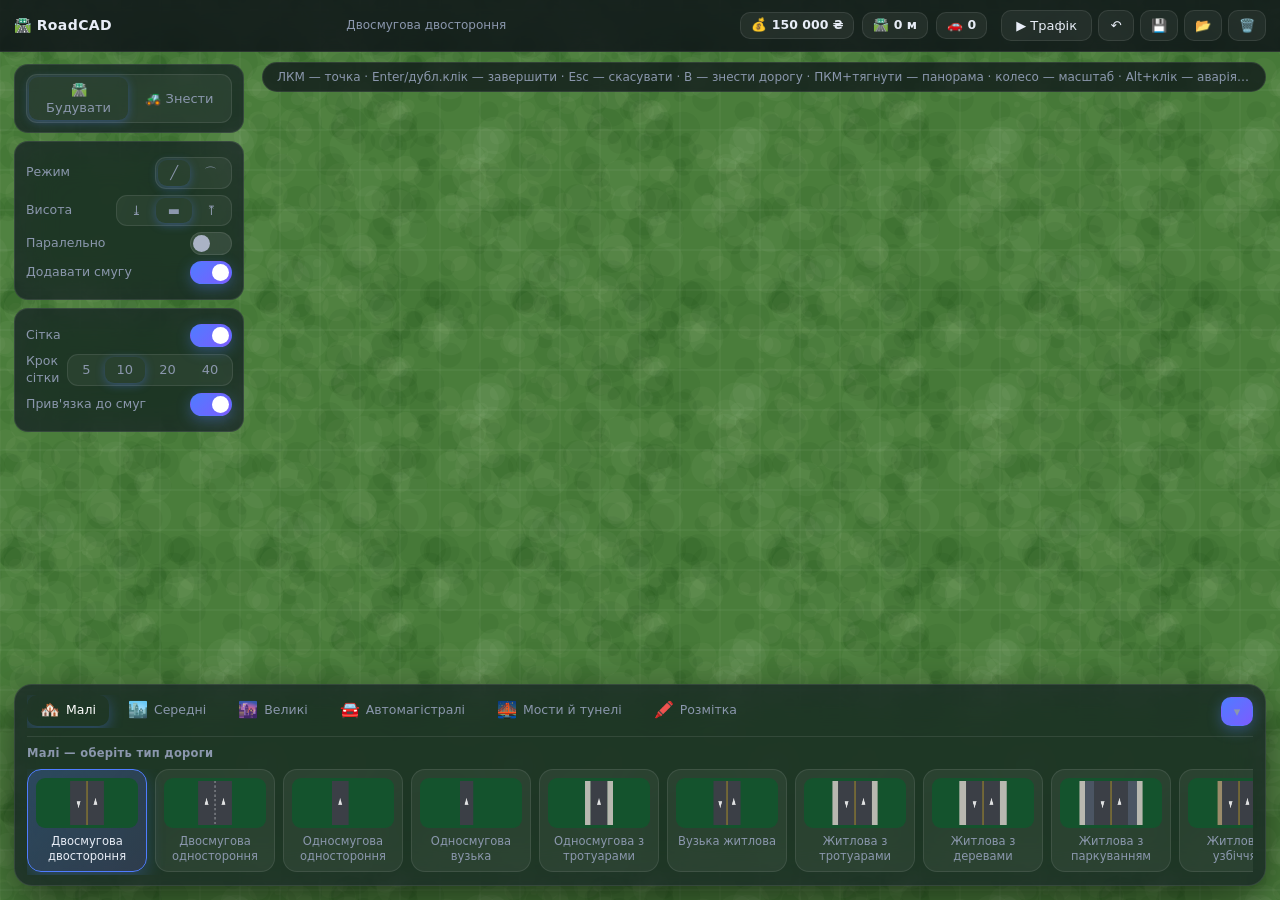
<file: index.html>
<!DOCTYPE html>
<html lang="uk" data-v="20261020-120000"><head><meta charset="UTF-8"><meta name="viewport" content="width=device-width,initial-scale=1">
<title>RoadCAD Lanes</title>
<style id="css">/*CSS-START*/
:root{--bg:#0b0f17;--panel:rgba(20,26,38,.72);--panel2:rgba(255,255,255,.055);--acc:#4f7cff;--acc2:#7c5cff;--tx:#e8edf7;--mut:#8b97ad;--line:rgba(255,255,255,.09);--r:14px;--dockH:92px}
*{box-sizing:border-box}
html,body{margin:0;height:100%;overflow:hidden;background:var(--bg);color:var(--tx);font:13px/1.35 system-ui,-apple-system,"Segoe UI",Roboto,sans-serif;user-select:none}
canvas#c2d{position:absolute;inset:0;width:100%;height:100%;z-index:0}
.hidden{display:none!important}
::-webkit-scrollbar{width:8px;height:8px}
::-webkit-scrollbar-thumb{background:rgba(255,255,255,.16);border-radius:8px}
::-webkit-scrollbar-thumb:hover{background:rgba(255,255,255,.26)}
::-webkit-scrollbar-track{background:transparent}
button{font:inherit;color:var(--tx);background:var(--panel2);border:1px solid var(--line);border-radius:10px;padding:6px 10px;cursor:pointer;transition:background .16s,border-color .16s,transform .16s,box-shadow .16s}
button:hover{background:rgba(255,255,255,.11);border-color:rgba(255,255,255,.2)}
button:active{transform:translateY(1px)}
button.on{background:linear-gradient(135deg,var(--acc),var(--acc2));border-color:transparent;color:#fff;box-shadow:0 4px 14px rgba(79,124,255,.35)}
/* верхня панель */
#top{position:absolute;top:0;left:0;right:0;height:52px;z-index:7;display:flex;align-items:center;gap:14px;padding:0 14px;background:rgba(11,15,23,.82);backdrop-filter:blur(16px);-webkit-backdrop-filter:blur(16px);border-bottom:1px solid var(--line)}
#brand{font-weight:700;letter-spacing:.4px;white-space:nowrap;font-size:14px}
#cur{flex:1;text-align:center;color:var(--mut);font-size:12px;white-space:nowrap;overflow:hidden;text-overflow:ellipsis}
#acts{display:flex;gap:6px}
#acts button{min-width:36px}
#sim{padding:6px 14px}
/* нижній док: категорії + вибір типу дороги/розмітки */
#dock{position:absolute;left:14px;right:14px;bottom:14px;z-index:6;display:flex;flex-direction:column;gap:8px;background:var(--panel);backdrop-filter:blur(20px) saturate(150%);-webkit-backdrop-filter:blur(20px) saturate(150%);border:1px solid var(--line);border-radius:18px;padding:10px 12px;box-shadow:0 18px 50px rgba(0,0,0,.55)}
#dockhead{display:flex;align-items:center;gap:10px}
#cats{flex:1;display:flex;gap:6px;flex-wrap:nowrap;overflow-x:auto;padding-bottom:2px}
#cats button{display:flex;align-items:center;gap:6px;white-space:nowrap;padding:6px 12px;font-size:12.5px;border-radius:10px;color:var(--mut);background:transparent;border-color:transparent}
#cats button:hover{color:var(--tx);background:rgba(255,255,255,.07)}
#cats button.on{color:#fff}
#cats button .ic{font-size:16px;line-height:1}
#dock-toggle{min-width:32px;padding:5px 8px;color:var(--mut)}
#sub{overflow:auto;max-height:min(46vh,300px);border-top:1px solid var(--line);padding-top:9px}
#subtitle{font-weight:600;margin:0 0 8px;color:var(--mut);font-size:11.5px;letter-spacing:.3px}
#subbody{display:flex;align-items:stretch;gap:8px;flex-wrap:nowrap;overflow-x:auto;padding-bottom:3px}
.gt{flex:0 0 auto;align-self:center;color:var(--mut);font-size:10.5px;text-transform:uppercase;letter-spacing:.7px;padding:0 10px;border-right:1px solid var(--line);white-space:nowrap}
.grid{display:flex;gap:8px;flex:0 0 auto}
.card{flex:0 0 auto;width:120px;display:flex;flex-direction:column;align-items:center;gap:6px;padding:8px;background:var(--panel2);border:1px solid var(--line);border-radius:var(--r);cursor:pointer;text-align:center;font-size:11.5px;line-height:1.25;color:var(--mut);transition:background .16s,border-color .16s,transform .16s,box-shadow .16s}
.card:hover{background:rgba(255,255,255,.1);border-color:rgba(255,255,255,.22);transform:translateY(-2px);color:var(--tx)}
.card.on{background:linear-gradient(135deg,rgba(79,124,255,.26),rgba(124,92,255,.18));border-color:var(--acc);color:var(--tx);box-shadow:0 6px 18px rgba(79,124,255,.28)}
.card canvas{width:100%;height:50px;border-radius:9px;display:block}
/* ліва панель інструментів */
#tools{position:absolute;left:14px;top:64px;z-index:4;width:230px;max-height:calc(100vh - 64px - var(--dockH));overflow-y:auto;display:flex;flex-direction:column;gap:8px}
.grp{background:var(--panel);backdrop-filter:blur(20px) saturate(150%);-webkit-backdrop-filter:blur(20px) saturate(150%);border:1px solid var(--line);border-radius:var(--r);padding:9px 11px}
.row{display:flex;align-items:center;justify-content:space-between;gap:8px;margin:6px 0}
.row label{color:var(--mut);font-size:12.5px}
.seg{display:flex;gap:2px;padding:2px;background:rgba(255,255,255,.05);border:1px solid var(--line);border-radius:11px}
.seg button{border:none;background:transparent;border-radius:9px;padding:4px 12px;color:var(--mut)}
.seg button:hover{background:rgba(255,255,255,.08);color:var(--tx)}
.seg button.on{box-shadow:0 2px 10px rgba(79,124,255,.35)}
.sw{width:42px;height:23px;border-radius:12px;padding:0;position:relative;background:rgba(255,255,255,.1);border:1px solid var(--line)}
.sw::after{content:"";position:absolute;top:2px;left:2px;width:17px;height:17px;border-radius:50%;background:#aab3c5;transition:left .18s,background .18s}
.sw.on{background:linear-gradient(135deg,var(--acc),var(--acc2));border-color:transparent}
.sw.on::after{left:21px;background:#fff}
.wide{width:100%}
#mk-name{font-weight:600;margin-bottom:6px;font-size:12.5px}
#mk-par input,#mk-par select{width:96px;background:rgba(0,0,0,.3);color:var(--tx);border:1px solid var(--line);border-radius:8px;padding:4px 7px}
#mk-par input:focus,#mk-par select:focus{outline:none;border-color:var(--acc)}
#mk-par input[type=range]{width:96px;padding:0}
#hint{position:absolute;left:262px;right:14px;top:62px;z-index:5;font-size:12px;color:var(--mut);background:rgba(11,15,23,.72);backdrop-filter:blur(12px);-webkit-backdrop-filter:blur(12px);border:1px solid var(--line);border-radius:999px;padding:6px 14px;white-space:nowrap;overflow:hidden;text-overflow:ellipsis}
 
/* HUD, підказка біля курсора, інструменти (стиль міських симуляторів) */
#hud{display:flex;gap:8px;align-items:center;font-weight:600;font-size:12.5px;white-space:nowrap}
#hud span{padding:4px 10px;background:rgba(255,255,255,.06);border:1px solid var(--line);border-radius:10px}
#h-money.neg{color:#f87171;border-color:rgba(248,113,113,.5)}
#tip{position:fixed;z-index:9;pointer-events:none;display:none;padding:6px 10px;border-radius:10px;background:rgba(11,15,23,.9);border:1px solid var(--line);font-size:12px;line-height:1.45;white-space:nowrap;box-shadow:0 8px 24px rgba(0,0,0,.45)}
#tip b{color:#fff}#tip .bad{color:#f87171}#tip .ok{color:#4ade80}
#s-tool{width:100%}#s-tool button{flex:1}
/*CSS-END*/</style>
<script>(function(){function box(t){var d=document.getElementById("errbox");if(!d){d=document.createElement("pre");d.id="errbox";d.style.cssText="position:fixed;top:0;left:0;right:0;z-index:99;margin:0;padding:10px;background:#7f1d1d;color:#fff;font:13px/1.4 monospace;white-space:pre-wrap";(document.body||document.documentElement).appendChild(d)}d.textContent+=t+"\n"}
addEventListener("error",function(e){var t=e.target;if(t&&t.src)box("Не вдалося завантажити "+t.src.split("/").pop()+" — покладіть його в одну папку з index.html (або відкрийте RoadCAD-single.html).");else box("Помилка скрипта: "+e.message)},true);window.__box=box})()</script>
</head>
<body>
<canvas id="c2d"></canvas>
<header id="top">
  <div id="brand">🛣️ RoadCAD</div>
  <div id="cur"></div>
  <div id="hud"><span id="h-money" title="Бюджет">💰 0 ₴</span><span id="h-len" title="Загальна довжина доріг">🛣️ 0 м</span><span id="h-car" title="Авто на дорогах">🚗 0</span></div>
  <div id="acts">
    <button id="sim" title="Пуск / пауза трафіку">▶ Трафік</button>
    <button id="undo" title="Скасувати (Ctrl+Z)">↶</button>
    <button id="save" title="Зберегти у файл">💾</button>
    <button id="load" title="Відкрити файл">📂</button>
    <button id="clr" title="Очистити все (можна скасувати)">🗑️</button>
  </div>
</header>
<aside id="tools">
  <div class="grp" id="g-tool">
    <div class="seg" id="s-tool"><button data-v="road" title="Будувати дороги">🛣️ Будувати</button><button data-v="bulldoze" title="Знести дорогу (B)">🚜 Знести</button></div>
  </div>
  <div class="grp" id="g-road">
    <div class="row"><label>Режим</label><div class="seg" id="s-mode"><button data-v="line" title="Пряма">╱</button><button data-v="spline" title="Крива">⌒</button></div></div>
    <div class="row"><label>Висота</label><div class="seg" id="s-level"><button data-v="-1" title="Тунель">⤓</button><button data-v="0" title="Земля">▬</button><button data-v="1" title="Міст">⤒</button></div></div>
    <div class="row"><label>Паралельно</label><button class="sw" id="t-par"></button></div>
    <div class="row"><label>Додавати смугу</label><button class="sw" id="t-mrg"></button></div>
  </div>
  <div class="grp" id="g-snap">
    <div class="row"><label>Сітка</label><button class="sw" id="t-grid"></button></div>
    <div class="row"><label>Крок сітки</label><div class="seg" id="s-gs"><button data-v="5">5</button><button data-v="10">10</button><button data-v="20">20</button><button data-v="40">40</button></div></div>
    <div class="row"><label>Прив'язка до смуг</label><button class="sw" id="t-snap"></button></div>
  </div>
  <div class="grp hidden" id="g-mark">
    <div id="mk-name"></div><div id="mk-par"></div>
    <div class="row"><button id="mk-erase" class="wide">🧽 Гумка розмітки</button></div>
  </div>
</aside>
<div id="hint">ЛКМ — точка · Enter/дубл.клік — завершити · Esc — скасувати · B — знести дорогу · ПКМ+тягнути — панорама · колесо — масштаб · Alt+клік — аварія · Ctrl+Z — скасувати · [ ] — кут розмітки</div>
<div id="tip"></div>
<footer id="dock">
  <div id="dockhead">
    <nav id="cats"></nav>
    <button id="dock-toggle" title="Згорнути / розгорнути панель вибору доріг">▴</button>
  </div>
  <section id="sub" class="hidden"><div id="subtitle"></div><div id="subbody"></div></section>
</footer>
<input type="file" id="file" accept="application/json,.json" hidden>
<script>
/* ===== js/catalog.js ===== */
'use strict';window.APP_VERSION='20261020-120000';
/* КАТАЛОГ ДОРІГ: пресети (смуги, ширина, швидкість, оздоблення) і похідні розміри.
   f/b — смуги вперед/назад, lw — ширина смуги, v — макс.швидкість, med — розділювач, sw — тротуар, lv — примусовий рівень. */
// ===== Пресети: f/b — смуги вперед/назад, lw — ширина смуги, v — макс.швидкість, med — розділювач
const CATS=[],PRESETS={};
const B={f:1,b:1,lw:30,v:1.8,col:'#3b3f46',med:0,sw:0,paved:1};
function C(cat,L){CATS.push(cat);for(const[n,o]of L)PRESETS['p'+Object.keys(PRESETS).length]={n,cat,...B,...o}}
const M={f:2,b:2,v:2.2},L6={f:3,b:3,v:2.6},H={col:'#3b3f46',v:3.2,barrier:1},BR={f:2,b:2,v:2.2,lv:1,sw:6};
C('🏘️ Малі',[['Двосмугова двостороння',{}],['Двосмугова одностороння',{f:2,b:0}],['Односмугова одностороння',{f:1,b:0}],['Односмугова вузька',{f:1,b:0,lw:24}],['Односмугова з тротуарами',{f:1,b:0,sw:10}],['Вузька житлова',{lw:24}],['Житлова з тротуарами',{sw:10}],['Житлова з деревами',{sw:12,tree:1}],['Житлова з паркуванням',{sw:10,park:1}],['Житлова з узбіччям',{sw:8,swc:'#9a8b6a'}],['Ґрунтова',{lw:26,v:1.1,col:'#7a5c3a',paved:0}],['Гравійна',{lw:26,v:1.4,col:'#9a9486',paved:0}],['Тупик (cul-de-sac)',{cul:1,sw:8}],['Під паркування',{park:1}],['Мала на мосту',{lv:1,sw:6}],['Мала з трамваєм',{med:18,tram:1}]]);
C('🏙️ Середні',[['4 смуги двостороння',M],['4 смуги одностороння',{...M,f:4,b:0}],['4 смуги з розділювачем',{...M,med:14}],['4 смуги з деревами',{...M,sw:12,tree:1}],['З велосмугами',{...M,bike:1,sw:6}],['З автобусними смугами',{...M,bus:1,sw:6}],['З трамвайними коліями',{...M,med:20,tram:1}],['Автобусні + трамвай',{...M,bus:1,med:20,tram:1}],['Широкі тротуари',{...M,sw:26}],['З паркувальними смугами',{...M,park:1,sw:8}],['Центральна зелена смуга',{...M,med:18,green:1}],['Середня на мосту',{...M,lv:1,sw:6}],['Два рівні проїзної частини',{...M,lv:1,br:'cover',sw:6}]]);
C('🌆 Великі',[['6 смуг двостороння',L6],['6 смуг одностороння',{...L6,f:6,b:0}],['6 смуг з розділювачем',{...L6,med:14}],['6 смуг з деревами',{...L6,sw:12,tree:1}],['З велосмугами',{...L6,bike:1,sw:6}],['З автобусними смугами',{...L6,bus:1,sw:6}],['З трамвайними коліями',{...L6,med:20,tram:1}],['Проспект з широкими тротуарами',{...L6,sw:30,tree:1}],['Центральна зелена смуга',{...L6,med:22,green:1}],['Велика на мосту',{...L6,lv:1,sw:6}]]);
C('🚘 Автомагістралі',[['2 смуги одностороння',{...H,f:2,b:0}],['3 смуги одностороння',{...H,f:3,b:0}],['4 смуги двостороння',{...H,f:2,b:2,med:10}],['6 смуг двостороння',{...H,f:3,b:3,med:10}],['З центральним розділювачем',{...H,f:3,b:3,med:24,green:1}],['З шумовими бар\'єрами',{...H,f:2,b:2,med:10,noise:1}],['Розділені проїзні частини',{...H,f:2,b:2,med:60,green:1}],['Дворівнева',{...H,f:2,b:2,med:10,lv:1,br:'cover'}],['Естакадна',{...H,f:2,b:2,med:10,lv:1}],['Підземна',{...H,f:2,b:2,med:10,lv:-1}],['В\'їзд на магістраль',{...H,f:1,b:0,v:2.4}],['З\'їзд з магістралі',{...H,f:1,b:0,v:2.4}],['Ділянка розв\'язки',{...H,f:2,b:0,v:2.6}]]);
C('🌉 Мости й тунелі',[['Автомобільний міст',BR],['Арковий',{...BR,br:'arch'}],['Підвісний',{...BR,br:'susp'}],['Вантовий',{...BR,br:'cable'}],['Розвідний',{...BR,br:'bascule'}],['Підіймальний',{...BR,br:'lift'}],['Дворівневий',{...BR,br:'cover',f:3,b:3}],['З трамваєм',{...BR,f:1,b:1,med:18,tram:1}],['Автотунель',{...BR,lv:-1,sw:0}],['Підземний проїзд',{...BR,lv:-1,f:1,b:1,sw:0}],['Естакада',{...BR,sw:0}],['Дворівнева споруда',{...BR,br:'cover',med:10}]]);
const carW=p=>Math.max((p.f+p.b)*p.lw+p.med,p.w||0),sideW=p=>(p.bus?p.lw:0)+(p.bike?12:0)+(p.park?16:0)+p.sw,roadW=p=>carW(p)+2*sideW(p);
const laneW=p=>(p.f+p.b)*p.lw+p.med,laneOff=(p,rev,i)=>rev?-laneW(p)/2+p.b*p.lw-(i+.5)*p.lw:-laneW(p)/2+p.b*p.lw+p.med+(i+.5)*p.lw;
/** Вартість будівництва: за одиницю довжини залежить від числа смуг, оздоблення та рівня (міст/тунель дорожчі). 1 од. = UNIT_M метра. */
const UNIT_M=.12,START_MONEY=150000;
const unitCost=(p,lv)=>6*(.9+.55*(p.f+p.b)+(p.med?.35:0)+(p.sw?.2:0)+((p.bus||p.bike||p.park)?.3:0))*(lv?2.2:1)*(p.barrier?1.3:1);
const BRC={susp:'#dc2626',cable:'#f59e0b',arch:'#6b7280',bascule:'#7c3aed',lift:'#0ea5e9',rail:'#78350f'};
 
/* ===== js/core.js ===== */
'use strict';
/* ЯДРО: стан застосунку (S), камера, геометрія (сплайни, зсув лінії, смуга як полілінія з довжинами). */
const S={rev:0,dirty:1,nodes:[],opt:{mode:'line',level:0,par:false,mrg:true,grid:true,snap:true,gs:10},marks:[],roads:[],lanes:[],cars:[],pts:[],preset:'p0',run:false,cam:{x:0,y:0,z:1},mouse:{x:0,y:0},obst:[]};
const cv=document.getElementById('c2d'),mainCtx=cv.getContext('2d');
let ctx=mainCtx; // тимчасово підміняється під час рендеру кешованих шарів
const $=id=>document.getElementById(id);
const rs=()=>{cv.width=innerWidth;cv.height=innerHeight;S.dirty=1};addEventListener('resize',rs);rs();
const w2s=p=>({x:(p.x-S.cam.x)*S.cam.z+cv.width/2,y:(p.y-S.cam.y)*S.cam.z+cv.height/2});
const s2w=(x,y)=>({x:(x-cv.width/2)/S.cam.z+S.cam.x,y:(y-cv.height/2)/S.cam.z+S.cam.y});
// ===== Геометрія
/** Згладжування шляху «зрізанням кутів» (Chaikin = квадратичний B-сплайн) з незмінними кінцями.
    Крива лишається всередині опуклої оболонки опорних точок → НЕМАЄ викидів/вигину в інший бік перед поворотом
    (інтерполюючі сплайни проходять крізь кут по діагоналі й «перестрибують»). Перший/останній сегмент дотичні до кривої. */
function smoothPath(P,iter=4){if(P.length<3)return P;let A=P.map(p=>({x:p.x,y:p.y}));
 for(let k=0;k<iter;k++){const B=[A[0]];for(let i=0;i<A.length-1;i++){const p=A[i],q=A[i+1];B.push({x:.75*p.x+.25*q.x,y:.75*p.y+.25*q.y},{x:.25*p.x+.75*q.x,y:.25*p.y+.75*q.y})}B.push(A[A.length-1]);A=B}
 return A}
/** Прибирає (майже) однакові сусідні точки: нульові сегменти ламають нормалі → стрибки смуг/розмітки та «криві» авто. Кінці зберігаються. */
function cleanPath(P,min=.75){if(P.length<3)return P;const o=[P[0]];for(let i=1;i<P.length;i++){const p=P[i],q=o[o.length-1];
  if(Math.hypot(p.x-q.x,p.y-q.y)>=min)o.push(p);else if(i===P.length-1){if(o.length>1)o[o.length-1]=p;else o.push(p)}}return o}
/** Паралельна лінія на відстані d (праворуч за напрямком, d<0 — ліворуч). Стійка до нульових сегментів; на зломах зсув
    компенсується (міtre, ×≤2), тож відстань до осі лишається сталою. */
function offsetLine(P,d){const n=P.length;if(n<2)return P.map(p=>({x:p.x,y:p.y}));const T=[];
 for(let i=0;i<n-1;i++){const dx=P[i+1].x-P[i].x,dy=P[i+1].y-P[i].y,l=Math.hypot(dx,dy);T.push(l>1e-6?{x:dx/l,y:dy/l}:null)}
 let last=null;for(let i=0;i<T.length;i++){if(T[i])last=T[i];else if(last)T[i]=last}
 last=null;for(let i=T.length-1;i>=0;i--){if(T[i])last=T[i];else T[i]=last||{x:1,y:0}}
 return P.map((p,i)=>{const a=T[Math.max(0,i-1)],b=T[Math.min(T.length-1,i)];let tx=a.x+b.x,ty=a.y+b.y,l=Math.hypot(tx,ty);if(l<1e-6){tx=b.x;ty=b.y;l=1}tx/=l;ty/=l;
  const k=1/Math.max(.5,tx*b.x+ty*b.y);return{x:p.x-ty*d*k,y:p.y+tx*d*k}})}
function mkLane(pts){let L=0;const cum=[0];for(let i=1;i<pts.length;i++){L+=Math.hypot(pts[i].x-pts[i-1].x,pts[i].y-pts[i-1].y);cum.push(L)}return{pts,cum,len:L,cars:[]}}
/** Точка на смузі на відстані s: бінарний пошук сегмента (O(log n) замість O(n)). */
function at(l,s){s=s<0?0:s>l.len?l.len:s;const cum=l.cum;let lo=1,hi=cum.length-1;
 while(lo<hi){const m=(lo+hi)>>1;if(cum[m]<s)lo=m+1;else hi=m}
 const a=l.pts[lo-1],b=l.pts[lo],t=(s-cum[lo-1])/((cum[lo]-cum[lo-1])||1);
 return{x:a.x+(b.x-a.x)*t,y:a.y+(b.y-a.y)*t,a:Math.atan2(b.y-a.y,b.x-a.x)}}
/** Просторовий хеш: швидкий пошук об'єктів у радіусі (використовується для зв'язків смуг на вузлах). */
class SpatialHash{constructor(c){this.c=c;this.m=new Map()}
 add(p,it){const k=Math.floor(p.x/this.c)+','+Math.floor(p.y/this.c);let a=this.m.get(k);if(!a)this.m.set(k,a=[]);a.push(it)}
 query(p,r){const c=this.c,out=[];for(let gx=Math.floor((p.x-r)/c);gx<=Math.floor((p.x+r)/c);gx++)for(let gy=Math.floor((p.y-r)/c);gy<=Math.floor((p.y+r)/c);gy++){const a=this.m.get(gx+','+gy);if(a)for(const it of a)out.push(it)}return out}}
const bboxOf=P=>{let x0=1e9,y0=1e9,x1=-1e9,y1=-1e9;for(const p of P){if(p.x<x0)x0=p.x;if(p.x>x1)x1=p.x;if(p.y<y0)y0=p.y;if(p.y>y1)y1=p.y}return{x0,y0,x1,y1}};
const bbHit=(a,b)=>a.x0<=b.x1&&a.x1>=b.x0&&a.y0<=b.y1&&a.y1>=b.y0;
/* ===== js/network.js ===== */
'use strict';
/* МЕРЕЖА ДОРІГ: додавання доріг (прилипання, Т-розгалуження, перетини), авто-об'єднання смуг, побудова графа смуг. */
// ===== Побудова доріг і графа смуг
const dist=(a,b)=>Math.hypot(a.x-b.x,a.y-b.y);
function nearestOn(P,p){let b={d:1e9};for(let i=0;i<P.length-1;i++){const a=P[i],c=P[i+1],dx=c.x-a.x,dy=c.y-a.y,t=Math.max(0,Math.min(1,((p.x-a.x)*dx+(p.y-a.y)*dy)/(dx*dx+dy*dy||1))),x=a.x+dx*t,y=a.y+dy*t,d=Math.hypot(p.x-x,p.y-y);if(d<b.d)b={d,i,t,x,y}}return b}
function segInt(a,b,c,d){const r={x:b.x-a.x,y:b.y-a.y},s={x:d.x-c.x,y:d.y-c.y},den=r.x*s.y-r.y*s.x;if(Math.abs(den)<1e-9)return null;
 const t=((c.x-a.x)*s.y-(c.y-a.y)*s.x)/den,u=((c.x-a.x)*r.y-(c.y-a.y)*r.x)/den;return t>.001&&t<.999&&u>.001&&u<.999?{t,u,x:a.x+r.x*t,y:a.y+r.y*t}:null}
function cutPoly(P,cuts){cuts.sort((a,b)=>a.i+a.t-b.i-b.t);const out=[];let cur=[P[0]],ci=0;
 for(let i=0;i<P.length-1;i++){while(ci<cuts.length&&cuts[ci].i===i){const q={x:cuts[ci].x,y:cuts[ci].y};cur.push(q);out.push(cur);cur=[q];ci++}cur.push(P[i+1])}
 out.push(cur);return out.map(p=>cleanPath(p)).filter(p=>p.length>1&&mkLane(p).len>6)}
/** Розрізає дорогу; усі її властивості переносяться на шматки (раніше розріз «ламав» з'їзди/рампи, бо втрачав їхні ознаки).
    Ознаки рампи лишає лише шматок із прикріпленим кінцем; решта стає звичайною дорогою. Нахил (ys) ділиться пропорційно довжині. */
function splitRoad(r,cuts){S.roads=S.roads.filter(x=>x!==r);const pcs=cutPoly(r.pts,cuts),lens=pcs.map(p=>mkLane(p).len),tot=lens.reduce((a,b)=>a+b,0)||1,out=[];let acc=0;
 pcs.forEach((p,i)=>{const q={pts:p,pk:r.pk,level:r.level,sh:r.sh};if(i===0&&r.l0)q.l0=r.l0;if(i===pcs.length-1&&r.l1)q.l1=r.l1;
  if(r.ys){const f0=acc/tot,f1=(acc+lens[i])/tot;q.ys=[r.ys[0]+(r.ys[1]-r.ys[0])*f0,r.ys[0]+(r.ys[1]-r.ys[0])*f1]}
  if(r.ramp){const att=r.ramp==='exit'?0:r.ramp==='entry'?1:r.attEnd;if(att===0?i===0:i===pcs.length-1){q.ramp=r.ramp;if(r.from!==undefined){q.from=r.from;q.attEnd=att}}}
  acc+=lens[i];S.roads.push(q);out.push(q)});return out}
function trimPoly(P,a,b){const L=mkLane(P);
 if(L.len<a+b+12){if(L.len<16)return P;const k=(L.len-12)/(a+b);a*=k;b*=k} // коротка ділянка між вузлами: пропорційно зменшуємо відступи, лишаючи ≥12 одиниць смуги
 const o=[at(L,a)];for(let i=1;i<P.length-1;i++)if(L.cum[i]>a&&L.cum[i]<L.len-b)o.push(P[i]);o.push(at(L,L.len-b));return cleanPath(o.map(p=>({x:p.x,y:p.y})))}
const rightN=h=>({x:-Math.sin(h),y:Math.cos(h)});
/** Торець дороги ei: його точка та напрямок полілінії біля нього. */
function endInfo(r,ei){const P=r.pts,k=P.length,q=ei?P[k-1]:P[0],a=ei?P[k-2]:P[1];return{q,h:ei?Math.atan2(q.y-a.y,q.x-a.x):Math.atan2(a.y-q.y,a.x-q.x)}}
/** Межі смуг відносно осі блоку: краї кожної смуги (і край блоку). */
function laneBounds(p){const s=new Set();for(let i=0;i<p.f;i++){const c=laneOff(p,0,i);s.add(+(c-p.lw/2).toFixed(2));s.add(+(c+p.lw/2).toFixed(2))}
 for(let i=0;i<p.b;i++){const c=laneOff(p,1,i);s.add(+(c-p.lw/2).toFixed(2));s.add(+(c+p.lw/2).toFixed(2))}
 if(!s.size){s.add(-carW(p)/2);s.add(carW(p)/2)}return[...s].sort((a,b)=>a-b)}
/** Бічне зміщення нової дороги відносно цілі, при якому лінії її смуг збігаються з лініями смуг цілі (смуга в смугу).
    Вужча дорога лежить усередині ширшої, ширша — накриває вужчу; серед варіантів беремо найближчий до курсора. */
function laneSnap(po,pn,lat){const Wt=laneW(po)||carW(po),Wn=laneW(pn)||carW(pn),bt=laneBounds(po),bn=laneBounds(pn);let best=0,bd=1e9;
 for(const t of bt)for(const q of bn){const p=t-q;if(!(Wn<=Wt+1?Math.abs(p)+Wn/2<=Wt/2+.5:Math.abs(p)+Wt/2<=Wn/2+.5))continue;const d=Math.abs(p-lat);if(d<bd){bd=d;best=p}}
 return best}
/** Чи лежить точка e на торці якоїсь дороги (по поздовжньому ≤30, по ширині в межах дороги)? Повертає прив'язану до смуг точку + позицію вузла. */
/** Радіуси прикріплення: e — вздовж торця, p — запас по ширині, b — запас біля тіла дороги. UI зменшує їх при збільшенні масштабу. */
const SNAP_R={e:30,p:10,b:14};
function endSnap(e,pk,lv){const pn=PRESETS[pk];let best=null;
 for(const r of S.roads){if(r.level!==lv||r.ramp==='level')continue;const po=PRESETS[r.pk];if(po.f+po.b<1||po.w)continue;
  for(const ei of [0,1]){if((r.ramp==='exit'&&ei===0)||(r.ramp==='entry'&&ei===1))continue;const{q,h}=endInfo(r,ei),rn=rightN(h),out=ei?h:h+Math.PI,dx=e.x-q.x,dy=e.y-q.y;
   const lon=dx*Math.cos(out)+dy*Math.sin(out),lat=dx*rn.x+dy*rn.y-(r.sh||0);
   if(Math.abs(lon)<SNAP_R.e&&Math.abs(lat)<=roadW(po)/2+SNAP_R.p){const sc=Math.abs(lon)+Math.abs(lat)*.2;if(!best||sc<best.sc)best={r,ei,q,rn,po,lat,sc}}}}
 if(!best)return null;const o=(best.r.sh||0)+laneSnap(best.po,pn,best.lat);
 return{pt:{x:best.q.x+best.rn.x*o,y:best.q.y+best.rn.y*o},link:{x:best.q.x,y:best.q.y}}}
/** Тіло дороги (не торець): кінець прив'язується до НАЙБЛИЖЧОЇ СМУГИ цілі (центр смуги), а НЕ до осі дороги.
    Повертає {r,n,pt,link}: n — проєкція на вісь (туди розрізаємо ціль), pt — точка на смузі (куди ставимо кінець), link — вісь (центр вузла лишається на осі). */
function bodySnap(e,lv){let best=null;
 for(const r of S.roads){if(r.level!==lv)continue;const n=nearestOn(r.pts,e),po=PRESETS[r.pk];if(n.d>=roadW(po)/2+SNAP_R.b)continue;
  const h0=Math.atan2(r.pts[n.i+1].y-r.pts[n.i].y,r.pts[n.i+1].x-r.pts[n.i].x),rn=rightN(h0);
  const lat=(e.x-n.x)*rn.x+(e.y-n.y)*rn.y-(r.sh||0);
  let off=0,bd=1e9;for(const rev of[0,1])for(let i=0;i<(rev?po.b:po.f);i++){const c=laneOff(po,rev,i),d=Math.abs(lat-c);if(d<bd){bd=d;off=c}} // без смуг лишаємо вісь
  if(!best||n.d<best.n.d)best={r,n,rn,off}}
 if(!best)return null;const o=(best.r.sh||0)+best.off;
 return{r:best.r,n:best.n,pt:{x:best.n.x+best.rn.x*o,y:best.n.y+best.rn.y*o},link:{x:best.n.x,y:best.n.y}}}
// Додавання дороги з АВТО-перехрестями: прилипання кінців, Т‑розгалуження, перетини X
// Авто-об'єднання: нова односторонка поруч з дорогою стає її додатковою смугою
function derive(pk,df,db){const key=pk+'|'+df+'|'+db;if(!PRESETS[key])PRESETS[key]={...PRESETS[pk],f:PRESETS[pk].f+df,b:PRESETS[pk].b+db,n:PRESETS[pk].n+' +',cat:undefined};return key}
function tryMerge(c,pk,lv){const pn=PRESETS[pk];if(pn.f<1||pn.b||pn.w||pn.med||S.opt.mrg===false)return false;
 const L=mkLane(c);if(L.len<40)return false;const smp=[];for(let t=0;t<L.len;t+=20)smp.push(at(L,t));smp.push(at(L,L.len));
 const hn=pn.f*pn.lw/2;let best=null;
 for(const r of S.roads){if(r.level!==lv||r.ramp)continue;const po=PRESETS[r.pk];if(po.f+po.b<1||po.w||po.f+po.b+pn.f>10)continue;
  const Hw=laneW(po)/2,ok=[],lats=[];
  for(const q of smp){const nn=nearestOn(r.pts,q),a=r.pts[nn.i],b=r.pts[nn.i+1],h0=Math.atan2(b.y-a.y,b.x-a.x);
   const lat=(q.x-nn.x)*-Math.sin(h0)+(q.y-nn.y)*Math.cos(h0)-(r.sh||0),df=Math.abs(Math.atan2(Math.sin(q.a-h0),Math.cos(q.a-h0)));
   ok.push((df<.6||df>Math.PI-.6)&&Math.abs(lat)>=Hw+hn*.3&&Math.abs(lat)<=Hw+hn+45&&Math.hypot(q.x-nn.x,q.y-nn.y)<Math.abs(lat)+8);lats.push(lat)} // остання умова: точка не «за кінцем» дороги // біля КРАЮ смуг, а не осі дороги
  let bi=-1,bj=-1,i=0;while(i<ok.length){if(!ok[i]){i++;continue}let j=i;while(j+1<ok.length&&ok[j+1]&&Math.sign(lats[j+1])===Math.sign(lats[i]))j++;if(j-i>bj-bi){bi=i;bj=j}i=j+1}
  if(bi<0||(bj-bi)*20<40||bi*20>80||(ok.length-1-bj)*20>80)continue; // надлишок малювання за межами дороги ≤80 ігноруємо
  const side=Math.sign(lats[bi]),sc=lats.slice(bi,bj+1).reduce((s,x)=>s+Math.abs(Math.abs(x)-Hw-hn),0)/(bj-bi+1);
  if(!best||sc<best.sc)best={r,sc,bi,bj,df:side>0||po.b===0?pn.f:0,db:side<0&&po.b>0?pn.f:0,sh:side*pn.f*po.lw/2}}
 if(!best)return false;
 const r=best.r,cuts=[];for(const q of [smp[best.bi],smp[best.bj]]){const nn=nearestOn(r.pts,q);if(dist(nn,r.pts[0])>15&&dist(nn,r.pts[r.pts.length-1])>15)cuts.push(nn)}
 let target=r;if(cuts.length){const pcs=splitRoad(r,cuts),mid=smp[(best.bi+best.bj)>>1];target=pcs.reduce((a,b)=>{const mm=p=>{const l=mkLane(p.pts);return dist(at(l,l.len/2),mid)};return mm(b)<mm(a)?b:a})}
 target.pk=derive(target.pk,best.df,best.db);target.sh=(target.sh||0)+best.sh;buildGraph();toast('Додано смугу до існуючої дороги');return true}
/** Дорога, що вже існує в цьому місці (≤8 од. від осі й паралельна). */
function coverOf(q,lv){let best=null,bd=8;for(const r of S.roads){if(r.level!==lv||r.ramp==='level')continue;const b=r.bb||(r.bb=bboxOf(r.pts));if(q.x<b.x0-8||q.x>b.x1+8||q.y<b.y0-8||q.y>b.y1+8)continue;
  const nn=nearestOn(r.pts,q);if(nn.d>=bd)continue;const h=Math.atan2(r.pts[nn.i+1].y-r.pts[nn.i].y,r.pts[nn.i+1].x-r.pts[nn.i].x),d=Math.abs(Math.atan2(Math.sin(q.a-h),Math.cos(q.a-h)));if(d<.5||d>Math.PI-.5){bd=nn.d;best=r}}return best}
/** Повторне малювання «на тому самому місці» НІКОЛИ не дублює дорогу: збіг з існуючою дорогою пропускається (той самий тип)
    або оновлює її тип; непокриті ділянки будуються як завжди. Короткий збіг на початку/кінці (з'їзд від осі) не рахується. */
function coverReduce(c,pk,lv){const L=mkLane(c);if(L.len<24)return false;const n=Math.max(3,Math.ceil(L.len/10)),cov=[];
 for(let k=0;k<=n;k++)cov.push(coverOf(at(L,L.len*k/n),lv));if(!cov.some(x=>x))return false;
 const runs=[];for(let k=0;k<=n;k++){const r=cov[k],l=runs[runs.length-1];if(l&&l.r===r)l.e=k;else runs.push({r,s:k,e:k})}
 const len=u=>(u.e-u.s)*L.len/n,big=u=>u.r&&len(u)>=20&&(len(u)>=60||len(u)>=.6*L.len||(u.s>0&&u.e<n));
 if(!runs.some(big))return false;
 const sub=(s0,s1)=>{const o=[at(L,s0)];for(let i=1;i<L.cum.length-1;i++)if(L.cum[i]>s0+.5&&L.cum[i]<s1-.5)o.push(L.pts[i]);o.push(at(L,s1));return cleanPath(o.map(p=>({x:p.x,y:p.y})))};
 const todo=[],upg=[];for(const u of runs){const s0=L.len*u.s/n,s1=L.len*u.e/n;if(big(u)){if(u.r.pk!==pk&&!u.r.ramp&&!u.r.sh)upg.push(sub(s0,s1))}else if(len(u)>=20)todo.push(sub(s0,s1))}
 for(const seg of upg){const mid=seg[seg.length>>1],r=coverOf({...mid,a:at(L,0).a},lv);if(!r||r.pk===pk)continue;const cuts=[];
  for(const q of[seg[0],seg[seg.length-1]]){const nn=nearestOn(r.pts,q);if(dist(nn,r.pts[0])>15&&dist(nn,r.pts[r.pts.length-1])>15)cuts.push(nn)}
  let t=r;if(cuts.length){const pcs=splitRoad(r,cuts);t=pcs.reduce((a,b)=>{const m=p=>{const l=mkLane(p.pts);return dist(at(l,l.len/2),mid)};return m(b)<m(a)?b:a})}t.pk=pk}
 if(upg.length)buildGraph();
 for(const p of todo)addRoad(p,pk,lv,false,true,true);return true}
function addRoad(pts,pk,lv,sp,nm,ov){let c=cleanPath(sp?smoothPath(cleanPath(pts)):pts.map(p=>({...p})));if(c.length<2||mkLane(c).len<8)return; // ігноруємо вироджені/надто короткі накреслення
 if(!ov&&coverReduce(c,pk,lv))return;
 if(!nm&&(autoRamp(c,pk,lv,sp)||tryMerge(c,pk,lv)||autoLevelRamp(c,pk,lv)))return; // пріоритет: з'їзд/заїзд (кінець на тілі дороги) → смуга поруч → рампа між рівнями
 let lk0=null,lk1=null;
 for(const k of [0,c.length-1]){const e=c[k],sn=S.opt.snap===false?null:endSnap(e,pk,lv);
  if(sn){c[k]=sn.pt;if(k===0)lk0=sn.link;else lk1=sn.link;continue} // торець → прикріплення до смуг (вузол лишається в центрі торця)
  const bs=S.opt.snap===false?null:bodySnap(e,lv);
  if(bs){c[k]=bs.pt;if(k===0)lk0=bs.link;else lk1=bs.link;splitRoad(bs.r,[bs.n])}} // Т: кінець на тілі → прив'язка до СМУГИ цілі (вузол — на осі, ціль розрізається)
 c=cleanPath(c);
 const cuts=[];
 const cb=bboxOf(c);for(const r of S.roads.filter(x=>x.level===lv)){const rc=[];if(!bbHit(cb,r.bb||(r.bb=bboxOf(r.pts))))continue; // відсікання за bbox
  for(let i=0;i<c.length-1;i++)for(let j=0;j<r.pts.length-1;j++){const h=segInt(c[i],c[i+1],r.pts[j],r.pts[j+1]);if(h){cuts.push({i,t:h.t,x:h.x,y:h.y});rc.push({i:j,t:h.u,x:h.x,y:h.y})}}
  if(rc.length)splitRoad(r,rc)}
 const pcs=cutPoly(c,cuts);pcs.forEach((p,i)=>{const o={pts:p,pk,level:lv};if(i===0&&lk0)o.l0=lk0;if(i===pcs.length-1&&lk1)o.l1=lk1;S.roads.push(o)});buildGraph()}
/** Рукави вузла: кінцева точка (після обрізання), напрям від центру, півширина; відсортовані за кутом (за годинниковою стрілкою). */
function makeArms(n){const A=[];for(const q of n.m){const r=S.roads[q.r],tp=r.tp,pr=PRESETS[r.pk],p=q.e?tp[tp.length-1]:tp[0];
  let o=null;for(let k=1;k<tp.length&&!o;k++){const t=q.e?tp[tp.length-1-k]:tp[k];if(Math.hypot(t.x-p.x,t.y-p.y)>=10||k===tp.length-1)o=t} // точка ≥10 од. углиб дороги
  const dx=o.x-p.x,dy=o.y-p.y,l=Math.hypot(dx,dy)||1,d={x:dx/l,y:dy/l};
  A.push({r:q.r,e:q.e,p,d,w:carW(pr)/2,col:pr.col,a:Math.atan2(d.y,d.x)})}
 return A.sort((x,y)=>x.a-y.a)}
/** Фази світлофора: протилежні рукави їдуть разом, інші — окремо. */
function makeSignal(A){const ph=[],used=new Set();A.forEach((a,i)=>{if(used.has(i))return;used.add(i);let j=-1,bd=-.7;
  A.forEach((b,k)=>{if(!used.has(k)){const dot=a.d.x*b.d.x+a.d.y*b.d.y;if(dot<bd){bd=dot;j=k}}});if(j>=0)used.add(j);ph.push(j>=0?[i,j]:[i])});
 return{ph,cur:0,t:Math.random()*5}}
/** Чи потрібен світлофор: ≥3 «значущі» рукави (≥2 смуги), без шосе/ґрунтовок/рамп, кути між рукавами ≥ ~54° (не злиття Y), є ≥3 напрямки заїзду. */
function shouldSignal(nd){const A=nd.arms;if(A.length<3)return false;let appr=0,big=0,minGap=9;
 for(const a of A){const r=S.roads[a.r],pr=PRESETS[r.pk];if(r.ramp||pr.barrier||pr.v>=3||pr.w||!pr.paved)return false;
  if(pr.f+pr.b>=2)big++;if(a.e?pr.f>0:pr.b>0)appr++}
 A.forEach((a,i)=>{const b=A[(i+1)%A.length],g=((b.a-a.a)+2*Math.PI)%(2*Math.PI)||2*Math.PI;if(g<minGap)minGap=g});
 return big>=3&&appr>=3&&minGap>.95}
/** Чи перетинаються (або майже зливаються) траєкторії двох з'єднань у вузлі. */
function pathsCross(a,b){for(let i=0;i<a.pts.length-1;i++)for(let j=0;j<b.pts.length-1;j++)if(segInt(a.pts[i],a.pts[i+1],b.pts[j],b.pts[j+1]))return true;
 for(const p of a.pts)for(const q of b.pts)if(Math.hypot(p.x-q.x,p.y-q.y)<14)return true;return false}
function buildGraph(){const oldCars=S.cars,oldObst=S.obst;S.roads=S.roads.filter(r=>r.pts&&r.pts.length>1&&r.pts.every(p=>Number.isFinite(p.x)&&Number.isFinite(p.y))); // відкидаємо биті дороги замість краху
 const eLv=(ri,e)=>{const r=S.roads[ri];return r.from!==undefined&&e===r.attEnd?r.from:r.level};S.lanes=[];S.cars=[];S.obst=[];S.roads.forEach(r=>r.t0=r.t1=0);
 const eps=[];S.roads.forEach((r,i)=>[0,1].forEach(e=>{if((r.ramp==='exit'||r.ramp==='entry')&&e===(r.ramp==='exit'?0:1))return;{const p=e?r.pts[r.pts.length-1]:r.pts[0];eps.push({r:i,e,p,cp:(e?r.l1:r.l0)||p})}}));
 // Вузли: кластеризація кінців доріг одного рівня через сітку (замість O(n²))
 const nodes=[],grid=new Map(),CELL=28;
 for(const q of eps){const rq=S.roads[q.r],lvq=rq.from!==undefined&&q.e===rq.attEnd?rq.from:rq.level,gx=Math.floor(q.cp.x/CELL),gy=Math.floor(q.cp.y/CELL);let n=null;
  for(let dx=-1;dx<=1&&!n;dx++)for(let dy=-1;dy<=1&&!n;dy++){const b=grid.get(lvq+':'+(gx+dx)+':'+(gy+dy));if(b)n=b.find(m=>dist(m.c,q.cp)<14)||null}
  if(!n){n={lv:lvq,c:{x:q.cp.x,y:q.cp.y},m:[]};nodes.push(n);const k=lvq+':'+gx+':'+gy;(grid.get(k)||grid.set(k,[]).get(k)).push(n)}n.m.push(q)}
 S.nodes=nodes.filter(n=>n.m.length>1);
 for(const n of S.nodes){const ws=n.m.map(q=>roadW(PRESETS[S.roads[q.r].pk])/2),dirs=n.m.map(q=>{const{h}=endInfo(S.roads[q.r],q.e);return q.e?h+Math.PI:h});n.mw=Math.max(...ws)*2;n.T=4;
  // відступ рукава = скільки потрібно, щоб звільнити гирло сусідніх доріг: півширина/sin(кута) + запас на заокруглення; протилежне плече тієї ж лінії не враховується
  n.m.forEach((q,i)=>{let T=4;n.m.forEach((_,j)=>{if(j===i)return;const g=Math.abs(Math.atan2(Math.sin(dirs[i]-dirs[j]),Math.cos(dirs[i]-dirs[j])));if(g>Math.PI-.35)return;T=Math.max(T,Math.min(240,ws[j]/Math.max(Math.sin(g),.3)+22))});
   S.roads[q.r]['t'+q.e]=T;if(T>n.T)n.T=T})}
 S.roads.forEach((r,ri)=>{const pr=PRESETS[r.pk],m=pr.med/2;r.dp=r.sh?offsetLine(r.pts,r.sh):r.pts;r.tp=trimPoly(r.dp,r.t0,r.t1);
  const mk=(d,rev,idx)=>{const Q=offsetLine(r.tp,d);if(rev)Q.reverse();const l=mkLane(Q);Object.assign(l,{road:ri,dir:rev?-1:1,idx,nl:rev?pr.b:pr.f,next:[],nb:[]});S.lanes.push(l)};
  for(let i=0;i<pr.f;i++)mk(laneOff(pr,0,i),0,i);for(let i=0;i<pr.b;i++)mk(laneOff(pr,1,i),1,i)});
 for(const nd of S.nodes){nd.arms=makeArms(nd);nd.sig=shouldSignal(nd)?makeSignal(nd.arms):null;nd.sigLanes=[];nd.conns=[]}
 for(const a of S.nodes)if(a.sig)for(const b of S.nodes)if(b!==a&&b.sig&&b.lv===a.lv&&dist(a.c,b.c)<150&&(b.arms.length>a.arms.length||(b.arms.length===a.arms.length&&S.nodes.indexOf(b)<S.nodes.indexOf(a)))){a.sig=null;break} // два світлофори впритул — лишаємо один
 S.lanes=S.lanes.filter(l=>l.len>=1&&l.pts.length>1); // відкидаємо виродженi смуги (краш at())
 const conns=[],wrap=a=>Math.atan2(Math.sin(a),Math.cos(a));
 // З'єднання смуг на вузлах: беремо кандидатів із хешу кінців/початків, а не всі пари смуг
 const endH=new SpatialHash(128),startH=new SpatialHash(128);for(const l of S.lanes){endH.add(l.pts[l.pts.length-1],l);startH.add(l.pts[0],l)}
 for(const n of S.nodes){let R=n.mw/2+40;
  for(const q of n.m){const r=S.roads[q.r],tp=r.tp,p=q.e?tp[tp.length-1]:tp[0];R=Math.max(R,dist(p,n.c)+laneW(PRESETS[r.pk])/2+24)} // ≥ реальної позиції кінців смуг (кінець може бути зсунутий до смуги)
  const As=endH.query(n.c,R),Bs=startH.query(n.c,R);
  // Прямі з'єднання «смуга в смугу»: кожна смуга з'єднується з найближчою за бічним зсувом (і навпаки), а не за номером смуги
  const mnA=new Map(),mnB=new Map(),spr=[],str=new Map();
  for(const a of As){if(eLv(a.road,a.dir>0?1:0)!==n.lv||dist(a.pts[a.pts.length-1],n.c)>R)continue;const ea=a.pts[a.pts.length-1],ha=at(a,a.len).a;
   for(const b of Bs){if(b.road===a.road||eLv(b.road,b.dir>0?0:1)!==n.lv||dist(b.pts[0],n.c)>R||Math.abs(wrap(at(b,0).a-ha))>=.5)continue;
    const lat=Math.abs((b.pts[0].x-ea.x)*-Math.sin(ha)+(b.pts[0].y-ea.y)*Math.cos(ha));spr.push([a,b,lat]);if(!(mnA.get(a)<=lat))mnA.set(a,lat);if(!(mnB.get(b)<=lat))mnB.set(b,lat)}}
  for(const[a,b,lat]of spr){const lw=Math.max(PRESETS[roadOf(a).pk].lw,PRESETS[roadOf(b).pk].lw);if(lat<=lw*1.6&&(lat<=mnA.get(a)+.5||lat<=mnB.get(b)+.5))(str.get(a)||str.set(a,new Set()).get(a)).add(b)}
  for(const a of As){if(eLv(a.road,a.dir>0?1:0)!==n.lv||dist(a.pts[a.pts.length-1],n.c)>R)continue;
   const ai=n.arms.findIndex(m=>m.r===a.road&&(a.dir>0?m.e===1:m.e===0));if(n.sig&&ai>=0&&!a.sig){a.sig={n,arm:ai};n.sigLanes.push(a)} // стоп-лінія світлофора
   for(const b of Bs){if(b.road===a.road||eLv(b.road,b.dir>0?0:1)!==n.lv||dist(b.pts[0],n.c)>R)continue;
    const turn=wrap(at(b,0).a-at(a,a.len).a),ab=Math.abs(turn);if(ab>2.1)continue;
    const ok=ab<.5?!!(str.get(a)&&str.get(a).has(b)):turn>0?(a.idx===a.nl-1&&b.idx===b.nl-1):(a.idx===0&&b.idx===0);if(!ok)continue;
    const p0=a.pts[a.pts.length-1],p1=b.pts[0],ct=ab<.5?{x:(p0.x+p1.x)/2,y:(p0.y+p1.y)/2}:n.c,Q=[];
    for(let k=0;k<=10;k++){const t=k/10,u=1-t;Q.push({x:u*u*p0.x+2*u*t*ct.x+t*t*p1.x,y:u*u*p0.y+2*u*t*ct.y+t*t*p1.y})}
    const l=mkLane(Q);Object.assign(l,{road:a.road,dir:0,idx:0,conn:true,turn,src:a,dst:b,occ:0,next:[b],nb:[]});conns.push(l);n.conns.push(l);a.next.push(l);b.hasIn=true}}}
 const link=(a,b)=>{const p0=a.pts[a.pts.length-1],p1=b.pts[0],Q=[];for(let k=0;k<=6;k++){const t=k/6;Q.push({x:p0.x+(p1.x-p0.x)*t,y:p0.y+(p1.y-p0.y)*t})}
  const l=mkLane(Q);Object.assign(l,{road:a.road,dir:0,idx:0,conn:true,src:a,dst:b,occ:0,next:[b],nb:[]});conns.push(l);a.next.push(l);b.hasIn=true};
 S.roads.forEach((r,ri)=>{if(r.ramp!=='exit'&&r.ramp!=='entry')return;const rl=S.lanes.find(l=>l.road===ri&&!l.conn);if(!rl)return;const ex=r.ramp==='exit',q=ex?rl.pts[0]:rl.pts[rl.pts.length-1];let best=null,bd=220;
  for(const o of S.lanes){if(o.conn||o.road===ri||S.roads[o.road].level!==r.level)continue;const e=ex?o.pts[o.pts.length-1]:o.pts[0],d=dist(e,q);
   const dh=Math.abs(wrap((ex?at(o,o.len).a:at(o,0).a)-(ex?at(rl,0).a:at(rl,rl.len).a)));if(d<bd&&dh<1.6){bd=d;best=o}}
  r.linked=!!best;if(best)ex?link(best,rl):link(rl,best)});
 // Конфлікти між з'єднаннями: злиття в одну смугу або перетин траєкторій у вузлі (з однієї смуги-джерела — не конфлікт)
 const byDst=new Map(),addConf=(x,y)=>{if(x.src!==y.src&&!x.conf.includes(y)){x.conf.push(y);y.conf.push(x)}};
 for(const l of conns){l.conf=[];(byDst.get(l.dst)||byDst.set(l.dst,[]).get(l.dst)).push(l)}
 for(const g of byDst.values())for(let i=0;i<g.length;i++)for(let j=i+1;j<g.length;j++)addConf(g[i],g[j]);
 for(const nd of S.nodes)for(let i=0;i<nd.conns.length;i++)for(let j=i+1;j<nd.conns.length;j++)if(pathsCross(nd.conns[i],nd.conns[j]))addConf(nd.conns[i],nd.conns[j]);
 S.lanes.push(...conns);
 // Сусідні смуги одного напрямку (для перестроювання): групуємо за дорогою+напрямком
 const grp=new Map();for(const l of S.lanes){if(l.conn)continue;const k=l.road*3+l.dir+1;(grp.get(k)||grp.set(k,[]).get(k)).push(l)}
 for(const g of grp.values())for(const a of g){a.grp=g;for(const b of g)if(Math.abs(a.idx-b.idx)===1)a.nb.push(b)}
 S.rev++;S.dirty=1;restoreTraffic(oldCars,oldObst)}
/* ===== js/sim.js ===== */
'use strict';
/* СИМУЛЯЦІЯ ТРАФІКУ: IDM (слідування за лідером) + перестроювання.
   Оптимізація: авто індексуються по смугах (відсортовані за s) → пошук лідера O(log n), загалом O(n log n) замість O(n²). */
const SIM={nid:0,dt:1/60,spawnP:.04,perLane:6,maxCars:900,rev:-1,arev:-1,active:[],spawnLanes:[]};
const roadOf=l=>S.roads[l.road];
 
/** Перебудова індексу: lane.cars (за зростанням s) + аварії як нерухомі «авто-перешкоди».
    Чіпаємо лише «активні» смуги (де є авто) — вартість не залежить від загальної кількості смуг. */
function indexCars(){
 if(SIM.arev!==S.rev){SIM.active.length=0;SIM.arev=S.rev}
 for(const l of SIM.active)l.cars.length=0;SIM.active.length=0;
 const put=(l,x)=>{if(!l.cars.length)SIM.active.push(l);l.cars.push(x)};
 for(const c of S.cars)put(c.lane,c);
 for(const o of S.obst)put(o.lane,{s:o.s,v:0,obst:true,lane:o.lane});
 for(const l of SIM.active)if(l.cars.length>1)l.cars.sort((a,b)=>a.s-b.s);}
 
/** Перше авто попереду позиції s на смузі (бінарний пошук), пропускаючи self. */
function firstAhead(lane,s,self){const a=lane.cars;let lo=0,hi=a.length;
 while(lo<hi){const m=(lo+hi)>>1;if(a[m].s<=s)lo=m+1;else hi=m}
 while(lo<a.length&&a[lo]===self)lo++;return a[lo]||null}
const lastBehind=(lane,s)=>{const a=lane.cars;let lo=0,hi=a.length;while(lo<hi){const m=(lo+hi)>>1;if(a[m].s<s)lo=m+1;else hi=m}return a[lo-1]||null};
const bumper=o=>o.obst?20:26;
function gapAhead(lane,s,self){const o=firstAhead(lane,s,self);return o?{o,gap:o.s-s-bumper(o)}:{o:null,gap:1e9}}
const pickNext=lane=>lane.next.length?lane.next[(Math.random()*lane.next.length)|0]:null;
 
/** Лідер для авто: у власній смузі, інакше на наступній (2 кроки уперед). Маршрут обирається один раз і зберігається. */
function leaderCars(c){const lane=c.lane,a=gapAhead(lane,c.s,c);if(a.o||!lane.next.length)return a;
 const nx=routeFor(c);if(!nx)return a;
 const rest=lane.len-c.s,f=nx.cars[0];
 if(f)return{o:f,gap:rest+f.s-bumper(f)};
 if(nx.next.length===1){const f2=nx.next[0].cars[0];if(f2)return{o:f2,gap:rest+nx.len+f2.s-bumper(f2)}}
 return a}
 
/** Маршрут через перехрестя: «ціль» (планується при в'їзді на дорогу) → запасний варіант, якщо ціль недосяжна з поточної смуги. */
function routeFor(c){const l=c.lane;if(c.route&&l.next.includes(c.route))return c.route;if(c.alt&&l.next.includes(c.alt))return c.alt;return c.alt=pickNext(l)}
/** Чи вже хтось із сусідніх смуг перестроюється в цю смугу поруч із нами (резерв). */
function laneTaken(nb,c){for(const m of nb.nb)for(const o of m.cars)if(o!==c&&o.want===nb&&Math.abs(o.s-c.s)<50)return true;return false}
/** Планування: заздалегідь обираємо напрямок на найближчому перехресті (прямо ×3, поворот ×1) і смугу, з якої він доступний. */
function planGoal(c){const l=c.lane;c.route=c.goal=c.alt=null;if(l.conn||!l.grp)return;let tot=0;const o=[];
 for(const g of l.grp)for(const nx of g.next){const w=Math.abs(nx.turn||0)<.5?3:1;o.push({g,nx,w});tot+=w}
 if(!o.length)return;let r=Math.random()*tot;for(const x of o){r-=x.w;if(r<=0){c.goal=x.g;c.route=x.nx;return}}}
/** Обов'язкове перестроювання до смуги-цілі (перед поворотом), якщо в сусідній смузі безпечний проміжок. */
function tryGoalChange(c){const g=c.goal,d0=Math.abs(c.lane.idx-g.idx);
 for(const nb of c.lane.nb){if(Math.abs(nb.idx-g.idx)>=d0||laneTaken(nb,c))continue;const s2=c.s*nb.len/c.lane.len,f=gapAhead(nb,s2,null),bk=lastBehind(nb,s2);
  if(f.gap>32&&!(bk&&(s2-bk.s<36||(s2-bk.s<55&&bk.v>c.v*1.05)))){c.want=nb;return}}}
/** Світлофори: цикл фаз (зелений/жовтий/червоний); стан смуги залежить від рукава вузла. */
const SIG={G:9,Y:1.5,R:1.2};
function sigState(s){const p=s.n.sig;if(!p.ph[p.cur].includes(s.arm))return'r';return p.t<SIG.G?'g':p.t<SIG.G+SIG.Y?'y':'r'}
function updateSignals(dt){for(const n of S.nodes){const p=n.sig;if(!p)continue;p.t+=dt;if(p.t>=SIG.G+SIG.Y+SIG.R){p.t=0;p.cur=(p.cur+1)%p.ph.length}}}
/** Червоний/жовтий = віртуальна нерухома перешкода на стоп-лінії (на жовтий їдемо далі, якщо вже не встигнемо загальмувати). */
const STOP=14; // центр авто зупиняється за 14 од. до кінця смуги (ніс — біля стоп-лінії)
/** Відстань до стоп-лінії, якщо треба зупинитись (червоний; жовтий — якщо ще можна загальмувати), інакше null. */
function signalHold(c){const s=c.lane.sig;if(!s)return null;const st=sigState(s);if(st==='g')return null;const d=c.lane.len-STOP-c.s;if(d<-1)return null;if(st==='y'&&d<c.v*12)return null;return Math.max(d,0)}
/** Правило проїзду вузла: стоп-лінія «закрита», якщо наступне з'єднання конфліктує із зайнятим (перетин/злиття) або за вузлом немає місця
    (не блокуємо перехрестя). Аварійне розблокування — якщо авто чекає >15 с. */
function junctionHold(c){const l=c.lane;if(l.conn||!l.next.length||c.jw>900)return null;const d=l.len-STOP-c.s;if(d<-1||d>40)return null;
 const nx=routeFor(c);if(!nx||!nx.conf)return null;for(const k of nx.conf)if(k.occ>0)return Math.max(d,0);
 const b=nx.next[0];if(b&&b.cars.length&&b.cars[0].s<28)return Math.max(d,0);return null}
const holdLine=c=>{const a=signalHold(c),b=junctionHold(c);return a===null?b:b===null?a:Math.min(a,b)};
function signalStop(c){const d=holdLine(c);return d===null?null:{o:{v:0,s:c.lane.len,obst:true},gap:Math.max(d,.5)}}
/** Просторовий хеш авто (оновлюється раз на крок) — для перевірки зіткнень на перехрестях і при перестроюванні. */
const CH={m:new Map(),used:[]},CELL=64;
function hashCars(){for(const k of CH.used)CH.m.get(k).length=0;CH.used.length=0;
 for(const c of S.cars){const k=Math.floor(c.x/CELL)*65537+Math.floor(c.y/CELL);let a=CH.m.get(k);if(!a)CH.m.set(k,a=[]);if(!a.length)CH.used.push(k);a.push(c)}}
/** Перешкода-авто попереду по ходу (вузький конус): авто з іншої смуги, чия траєкторія перетинається. Гальмуємо за ним, як за лідером.
    Якщо стоїмо через це >3 с (взаємне блокування) — конус тимчасово ігноруємо. */
function coneStop(c){if(c.cw>180||c.lane.conn)return null;const D=16+Math.min(c.v*30,80),ca=Math.cos(c.a),sa=Math.sin(c.a),gx=Math.floor(c.x/CELL),gy=Math.floor(c.y/CELL);let best=null,bg=1e9;
 for(let ix=gx-2;ix<=gx+2;ix++)for(let iy=gy-2;iy<=gy+2;iy++){const a=CH.m.get(ix*65537+iy);if(!a)continue;
  for(const o of a){if(o===c||o.lane===c.lane)continue;const dx=o.x-c.x,dy=o.y-c.y,f=dx*ca+dy*sa;if(f<=0||f>D+13)continue;if(Math.abs(-dx*sa+dy*ca)>14)continue;
   const g=f-13;if(g<bg){bg=g;best=o}}}
 return best?{o:best,gap:Math.max(bg,.5)}:null}
/** Лідер = найближча з перешкод: авто в смузі / світлофор / авто на перетині траєкторій. */
function leader(c){let r=leaderCars(c);if(c.want){const g=gapAhead(c.want,c.s*c.want.len/c.lane.len,null);if(g.gap<r.gap)r=g} // під час перестроювання рахуємо й лідера цільової смуги
 const g=signalStop(c);if(g&&g.gap<r.gap)r=g;const k=coneStop(c);if(k&&k.gap<r.gap)r={o:k.o,gap:k.gap,cone:true};return r}
 
 
function spawnCars(){
 if(SIM.rev!==S.rev){SIM.spawnLanes=S.lanes.filter(l=>!l.conn&&!l.hasIn);SIM.rev=S.rev}
 const sp=SIM.spawnLanes;if(!sp.length||Math.random()>=SIM.spawnP||S.cars.length>=Math.min(SIM.maxCars,S.lanes.length*SIM.perLane))return;
 const l=sp[(Math.random()*sp.length)|0];if(l.cars[0]&&l.cars[0].s<40)return;
 const p=at(l,5);S.cars.push({lane:l,s:5,v:0,lat:0,col:`hsl(${Math.random()*360|0},60%,55%)`,vm:.8+Math.random()*.3,want:null,route:null,x:p.x,y:p.y,a:p.a,id:++SIM.nid,cw:0,lvl:roadOf(l).level});planGoal(S.cars[S.cars.length-1])}
 
/** Перестроювання: обганяємо повільного лідера, якщо в сусідній смузі є вільне місце попереду й позаду. */
function tryLaneChange(c,L){
 for(const nb of c.lane.nb){if(laneTaken(nb,c))continue;
  if(c.goal&&c.lane.len-c.s<350&&Math.abs(nb.idx-c.goal.idx)>Math.abs(c.lane.idx-c.goal.idx))continue; // не відходимо від смуги-цілі біля перехрестя
  const s2=c.s*nb.len/c.lane.len,f=gapAhead(nb,s2,null),bk=lastBehind(nb,s2);
  if(f.gap>L.gap+20&&f.gap>35&&!(bk&&(s2-bk.s<36||(s2-bk.s<55&&bk.v>c.v*1.05)))){c.want=nb;return}}}
function advanceLaneChange(c,dt){const nb=c.want,lw=PRESETS[roadOf(c.lane).pk].lw,tgt=-(nb.idx-c.lane.idx)*lw,s2=c.s*nb.len/c.lane.len; // lat>0 — ліворуч
 // скасовуємо маневр (поки ще <70% шляху), якщо поруч з'явилось авто або ми зупинились — тоді повертаємось у свою смугу
 if(Math.abs(c.lat)<.7*Math.abs(tgt)&&(c.v<.05||nb.cars.some(o=>o!==c&&Math.abs(o.s-s2)<30))){c.want=null;return}
 c.lat+=Math.sign(tgt)*dt*40*(c.v>.1?1:0);
 if(Math.abs(c.lat)>=Math.abs(tgt)-.5){c.s=c.s*nb.len/c.lane.len;c.lane=nb;c.lat=0;c.want=null;c.alt=null}}
/** Перехід на наступну смугу (до 4 коротких з'єднань за крок); немає продовження → авто зникає. */
function advanceLane(c){let g=0;while(c.s>=c.lane.len&&g++<4){const n=routeFor(c);
 if(!n){c.dead=true;return}c.s-=c.lane.len;if(c.lane.conn)c.lane.occ--;if(c.res&&c.res!==n)c.res.occ--;if(n.conn&&c.res!==n)n.occ=(n.occ||0)+1;c.res=null;c.lane=n;c.lvl=roadOf(n).level;c.lat=0;c.want=null;planGoal(c)}}
 
function updateCar(c,dt){
 c.stall=c.v<.01?(c.stall||0)+1:0;if(c.stall>1800&&signalHold(c)===null){if(c.lane.conn)c.lane.occ--;if(c.res)c.res.occ--;c.dead=true;return} // анти-затор (взаємне блокування коротких ділянок)
 const pr=PRESETS[roadOf(c.lane).pk],vmax=pr.v*c.vm,L=leader(c),dv=L.o?c.v-L.o.v:0;
 const sStar=12+Math.max(0,c.v*8+c.v*dv*8/(2*Math.sqrt(.06*.12)));
 const acc=.06*(1-Math.pow(c.v/vmax,4)-(L.o?Math.pow(sStar/Math.max(L.gap,1),2):0));
 c.v=Math.max(0,c.v+acc*dt*30);
 if(!c.want&&c.v>.2&&c.goal&&c.goal!==c.lane&&c.s>8)tryGoalChange(c);
 if(!c.want&&c.v>.2&&c.lane.nb.length&&L.o&&L.gap<60&&L.o.v<vmax*.7)tryLaneChange(c,L);
 if(c.want)advanceLaneChange(c,dt);else if(c.lat)c.lat-=Math.sign(c.lat)*Math.min(Math.abs(c.lat),dt*40); // повернення в центр смуги після скасованого маневру
 const sh=signalHold(c),jh=junctionHold(c),hd=sh===null?jh:jh===null?sh:Math.min(sh,jh);c.jw=jh!==null&&c.v<.05?(c.jw||0)+1:0;
 if(!c.lane.conn&&!c.res&&jh===null&&c.lane.len-STOP-c.s<=6){const nx=routeFor(c);if(nx&&nx.conf){nx.occ++;c.res=nx}} // резерв: з цього моменту конфліктні напрямки чекають
 let ds=c.v*dt*60;if(hd!==null&&ds>hd){ds=hd;c.v=0} // жорстка зупинка на стоп-лінії: червоний не проїхати за жодних умов
 c.cw=L.cone&&c.v<.05?(c.cw||0)+1:0;
 c.s+=ds;if(c.s>=c.lane.len)advanceLane(c);if(c.dead)return;
 const p=at(c.lane,c.s);c.x=p.x+Math.sin(p.a)*c.lat;c.y=p.y-Math.cos(p.a)*c.lat;
 c.a+=(((p.a-c.a+Math.PI*3)%(Math.PI*2))-Math.PI)*.25}
 
/** Найближча звичайна смуга до точки (x,y) того ж рівня, з урахуванням напрямку a (якщо задано). */
function matchLane(lanes,x,y,a,lvl,maxD=18){let best=null,bd=maxD;
 for(const l of lanes){const b=l.bb;if(x<b.x0-bd||x>b.x1+bd||y<b.y0-bd||y>b.y1+bd||roadOf(l).level!==lvl)continue;const nn=nearestOn(l.pts,{x,y});if(nn.d>=bd)continue;
  if(a!=null){const h=Math.atan2(l.pts[nn.i+1].y-l.pts[nn.i].y,l.pts[nn.i+1].x-l.pts[nn.i].x);if(Math.abs(Math.atan2(Math.sin(h-a),Math.cos(h-a)))>1.3)continue}
  bd=nn.d;best={l,s:l.cum[nn.i]+nn.t*(l.cum[nn.i+1]-l.cum[nn.i])}}
 return best}
/** Після перебудови мережі повертаємо авто й аварії на найближчі нові смуги — будівництво не «обнуляє» трафік. */
function restoreTraffic(cars,obst){if(!(cars&&cars.length)&&!(obst&&obst.length))return;const lanes=S.lanes.filter(l=>!l.conn);for(const l of lanes)l.bb=bboxOf(l.pts);
 for(const c of cars||[]){const m=matchLane(lanes,c.x,c.y,c.a,c.lvl||0);if(!m)continue;c.lane=m.l;c.s=m.s;c.lat=0;c.want=null;c.res=null;c.cw=0;c.jw=0;c.stall=0;planGoal(c);S.cars.push(c)}
 for(const o of obst||[]){if(o.x==null)continue;const m=matchLane(lanes,o.x,o.y,null,o.lvl||0);if(m)S.obst.push({lane:m.l,s:m.s,x:o.x,y:o.y,lvl:o.lvl})}}
/** Один фіксований крок симуляції. Мертві авто видаляються на місці (без нових масивів → менше GC). */
function step(dt){indexCars();hashCars();updateSignals(dt);spawnCars();const cs=S.cars;let w=0;for(let i=0;i<cs.length;i++){const c=cs[i];updateCar(c,dt);if(!c.dead)cs[w++]=c}cs.length=w}
 
/* ===== js/render2d.js ===== */
'use strict';
/* 2D-РЕНДЕРЕР. Дороги кешуються в офскрін-шари (по рівнях) і перемальовуються лише при зміні мережі/камери;
   щокадру малюються тільки авто. Усі об'єкти поза екраном відсікаються. */
function strokePath(P,w,col,dash){ctx.beginPath();P.forEach((p,i)=>{const q=w2s(p);i?ctx.lineTo(q.x,q.y):ctx.moveTo(q.x,q.y)});
 ctx.lineWidth=w*S.cam.z;ctx.strokeStyle=col;ctx.setLineDash(dash||[]);ctx.lineCap='butt';ctx.lineJoin='round';ctx.stroke();ctx.setLineDash([])}
const strokeOff=(P,d,w,col,dash)=>strokePath(offsetLine(P,d),w,col,dash);
function deco(r,p){const P=r.tp,E=carW(p)/2,mc=-laneW(p)/2+p.b*p.lw+p.med/2;let o=E;
 if(p.bus){[1,-1].forEach(s=>strokeOff(P,s*(o+p.lw/2),p.lw,'#b91c1c'));o+=p.lw}
 if(p.bike){[1,-1].forEach(s=>strokeOff(P,s*(o+6),10,'#16a34a'));o+=12}
 if(p.park){[1,-1].forEach(s=>{strokeOff(P,s*(o+8),14,'#4b5563');strokeOff(P,s*(o+8),14,'#e5e7eb',[2,16])});o+=16}
 if(p.tree)[1,-1].forEach(s=>strokeOff(P,s*(o+p.sw/2),8,'#15803d',[6,24]));
 if(p.med){strokeOff(P,mc,p.med,p.green?'#3f7f3f':p.tram?'#555':'#6b7280');if(p.tram)[-4,4].forEach(d=>strokeOff(P,mc+d,1.5,'#d1d5db'));if(p.barrier)[1,-1].forEach(s=>strokeOff(P,mc+s*(p.med/2+1),3,'#e5e7eb'))}
 if(p.noise)[1,-1].forEach(s=>strokeOff(P,s*(E+3),4,'#38bdf8'));
 if(p.paved){const L0=-laneW(p)/2+p.b*p.lw;for(let i=1;i<p.f;i++)strokeOff(P,L0+p.med+i*p.lw,2,'#e5e7eb',[14,14]);for(let i=1;i<p.b;i++)strokeOff(P,L0-i*p.lw,2,'#e5e7eb',[14,14]);if(p.b&&p.f&&!p.med)strokeOff(P,L0,2,'#facc15')}}
 
const LAYERS={},DR={rev:-1,lv:new Set()};
const lvOf=l=>S.roads[l.road].level;
/** Чи потрапляє дорога (bbox + запас на ширину) у видиму область. */
function roadVisible(r){const b=r.bb||(r.bb=bboxOf(r.pts)),a=s2w(0,0),z=s2w(cv.width,cv.height),pad=300;return bbHit({x0:a.x-pad,y0:a.y-pad,x1:z.x+pad,y1:z.y+pad},b)}
/** Перехрестя: суцільний контур із заокругленими кутами між сусідніми рукавами (квадратична крива через точку перетину країв).
    Замість круглої «плями» — форма точно по ширині доріг. Вузол із 2 рукавів — лише закриття стику. */
/** Дальня точка рукава a на відстані s уздовж його дороги (для плавного звуження). */
function armFar(a,s){const tp=S.roads[a.r].tp,l=mkLane(a.e?tp.slice().reverse():tp),q=at(l,Math.min(s,l.len*.85));return{...a,p:{x:q.x,y:q.y},d:{x:Math.cos(q.a),y:Math.sin(q.a)}}}
/** Вузол із 2 майже співвісних рукавів: різна ширина або зсув осей (смуга закінчується / нова дорога прикріплена до смуги) →
    плавний клин замість «сходинки» з виступами. Вужча дорога подовжується клином на довжину, пропорційну різниці. */
function taperArms(A){if(!A||A.length!==2)return A;const[a,b]=A;if(a.d.x*b.d.x+a.d.y*b.d.y>-.8)return A;
 const o=(b.p.x-a.p.x)*-a.d.y+(b.p.y-a.p.y)*a.d.x,sh=Math.max(Math.abs(a.w-(o+b.w)),Math.abs(-a.w-(o-b.w)));if(sh<1.5)return A;
 const nar=a.w<=b.w?a:b,f=armFar(nar,Math.min(150,Math.max(24,sh*2.4)));return A.map(x=>x===nar?f:x)}
function drawJunction(n){const A=taperArms(n.arms);if(!A||A.length<2)return;ctx.fillStyle=A.reduce((a,b)=>b.w>a.w?b:a).col;
  const P=(a,sg)=>w2s({x:a.p.x-a.d.y*a.w*sg,y:a.p.y+a.d.x*a.w*sg});ctx.beginPath();
 A.forEach((a,i)=>{const b=A[(i+1)%A.length],pa=P(a,1),pb=P(b,-1);if(!i){const p0=P(a,-1);ctx.moveTo(p0.x,p0.y)}ctx.lineTo(pa.x,pa.y);
  const gap=((b.a-a.a)+2*Math.PI)%(2*Math.PI)||2*Math.PI;let k=null;
  if(gap<2.6){const ax=a.p.x-a.d.y*a.w,ay=a.p.y+a.d.x*a.w,bx=b.p.x+b.d.y*b.w,by=b.p.y-b.d.x*b.w,den=a.d.x*b.d.y-a.d.y*b.d.x;
   if(Math.abs(den)>1e-3){const t=((bx-ax)*b.d.y-(by-ay)*b.d.x)/den;if(Math.abs(t)<n.T*1.5+40)k=w2s({x:ax+a.d.x*t,y:ay+a.d.y*t})}}
  if(k)ctx.quadraticCurveTo(k.x,k.y,pb.x,pb.y);else ctx.lineTo(pb.x,pb.y)});
 ctx.closePath();ctx.fill()}
/** Стоп-лінії світлофорів (динамічні, малюються поверх кешованих шарів). */
function drawSignals(lv){const C={g:'#22c55e',y:'#facc15',r:'#ef4444'};
 for(const n of S.nodes){if(!n.sig||n.lv!==lv)continue;for(const l of n.sigLanes){const p=l.pts[l.pts.length-1],a=at(l,l.len).a,hw=PRESETS[roadOf(l).pk].lw*.45;
  strokePath([{x:p.x+Math.sin(a)*hw,y:p.y-Math.cos(a)*hw},{x:p.x-Math.sin(a)*hw,y:p.y+Math.cos(a)*hw}],3,C[sigState(l.sig)])}}}
/** Статичний малюнок одного рівня: мости/тротуари → асфальт → вузли → з'єднання → оздоблення → стрілки. */
function drawRoadLevel(lv){const R=S.roads.filter(r=>r.level===lv&&roadVisible(r));
 for(const r of R){const p=PRESETS[r.pk];if(lv>0){strokePath(r.dp,roadW(p)+22,'rgba(0,0,0,.35)');strokePath(r.dp,roadW(p)+8,BRC[p.br]||'#9ca3af')}if(sideW(p))strokePath(r.dp,roadW(p),p.swc||'#b8b8b0')}
 for(const r of R){const p=PRESETS[r.pk];strokePath(r.dp,carW(p),p.col);if(p.cul){const q=w2s(r.dp[r.dp.length-1]);ctx.fillStyle=p.col;ctx.beginPath();ctx.arc(q.x,q.y,carW(p)*.9*S.cam.z,0,7);ctx.fill()}}
 for(const n of S.nodes||[])if(n.lv===lv)drawJunction(n);
 for(const l of S.lanes)if(l.conn&&lvOf(l)===lv){const p=PRESETS[roadOf(l).pk];strokePath(l.pts,p.lw,p.col)}
 for(const r of R){try{deco(r,PRESETS[r.pk])}catch(e){console.error('deco',e)}} // одна «погана» дорога не блокує малювання решти
 ctx.fillStyle='rgba(255,255,255,.85)';
 for(const l of S.lanes)if(!l.conn&&lvOf(l)===lv)for(let s=Math.max(40,l.len*.5);s<l.len-40;s+=90){const p=at(l,s),q=w2s(p);ctx.save();ctx.translate(q.x,q.y);ctx.rotate(p.a);ctx.scale(S.cam.z,S.cam.z);
  ctx.beginPath();ctx.moveTo(7,0);ctx.lineTo(-5,-5);ctx.lineTo(-5,5);ctx.fill();ctx.restore()}
 drawMarks(lv)}
/** Повертає актуальний шар рівня; перемальовує тільки якщо змінились мережа (S.rev), камера або розмір вікна. */
function renderLayer(lv){let L=LAYERS[lv];if(!L){const c=document.createElement('canvas');L=LAYERS[lv]={c,x:c.getContext('2d'),rev:-1,key:''}}
 if(L.c.width!==cv.width||L.c.height!==cv.height){L.c.width=cv.width;L.c.height=cv.height;L.rev=-1}
 const key=S.cam.x+','+S.cam.y+','+S.cam.z;if(L.rev===S.rev&&L.key===key)return L;
 ctx=L.x;ctx.setTransform(1,0,0,1,0,0);ctx.clearRect(0,0,cv.width,cv.height);try{drawRoadLevel(lv)}finally{ctx=mainCtx}L.rev=S.rev;L.key=key;return L}
function drawObstacles(lv){for(const o of S.obst){if(lvOf(o.lane)!==lv)continue;const q=w2s(at(o.lane,o.s)),z=S.cam.z;ctx.fillStyle='#ef4444';ctx.fillRect(q.x-8*z,q.y-8*z,16*z,16*z)}}
/** Авто: без save/restore (один setTransform на авто), з відсіканням за межами екрана. */
function drawCars(lv){const z=S.cam.z,w=cv.width,h=cv.height;
 for(const c of S.cars){if(lvOf(c.lane)!==lv)continue;const x=(c.x-S.cam.x)*z+w/2,y=(c.y-S.cam.y)*z+h/2;if(x<-30||y<-30||x>w+30||y>h+30)continue;
  const co=Math.cos(c.a)*z,si=Math.sin(c.a)*z;ctx.setTransform(co,si,-si,co,x,y);ctx.fillStyle=c.col;ctx.fillRect(-12,-6,24,12);
  ctx.fillStyle='#111';ctx.fillRect(3,-5,5,10);if(c.v<.05){ctx.fillStyle='#f00';ctx.fillRect(-13,-5,2,10)}}
 ctx.setTransform(1,0,0,1,0,0)}
/** Попередній перегляд: перший/останній вузол прив'язується до смуг — на торці чи на тілі дороги (як при побудові). */
function previewPath(){const P=[...S.pts,S.mouse].map(p=>({x:p.x,y:p.y})),pk=S.preset,lv=S.opt.level;
 if(S.opt.snap!==false)for(const i of [0,P.length-1]){const sn=endSnap(P[i],pk,lv)||bodySnap(P[i],lv);if(sn)P[i]=sn.pt}return P}
/** Привид розмітки під курсором і розмітка, що малюється. */
function drawMarkOverlay(){if(S.tool==='mark'){const t=MK[S.mk.key];
  if(t.kind==='stamp'){if(S.mouseRaw)drawMark(markAt(S.mouseRaw),.65)}
  else if(S.mkpts.length){const m=markAt(S.mkpts[0]);m.pts=[...S.mkpts,S.mkMouse||S.mkpts[S.mkpts.length-1]];drawMark(m,.8)}}}
/** Довжина й вартість накресленого шляху (для підказки біля курсора та червоного підсвічування, коли бракує коштів). */
function previewInfo(){const P=previewPath(),Q=S.opt.mode==='spline'?smoothPath(P):P,len=mkLane(Q).len;return{Q,len,cost:len*unitCost(PRESETS[S.preset],S.opt.level)*(S.opt.par?2:1)}}
function drawOverlay(){drawMarkOverlay();
 if(S.tool==='bulldoze'&&S.hov&&S.roads.includes(S.hov)){const r=S.hov;strokePath(r.dp||r.pts,roadW(PRESETS[r.pk])+6,'rgba(239,68,68,.55)')}
 if(S.tool==='road'){
  if(S.pts.length){const I=previewInfo();strokePath(I.Q,roadW(PRESETS[S.preset]),I.cost>budget()?'rgba(239,68,68,.55)':'rgba(129,140,248,.5)')}
  if(S.snapHov){const q=w2s(S.snapHov.pt),k=w2s(S.snapHov.link);ctx.lineWidth=2;ctx.strokeStyle='#22c55e';ctx.fillStyle='rgba(34,197,94,.25)';ctx.beginPath();ctx.arc(q.x,q.y,Math.max(8,9*S.cam.z),0,7);ctx.fill();ctx.stroke();
   ctx.beginPath();ctx.arc(k.x,k.y,2.5,0,7);ctx.fillStyle='#22c55e';ctx.fill()}}}
/** Ландшафт: трава з безшовною плиткою-текстурою (прив'язана до світу, масштабується разом із камерою) + легка сітка. */
let GRASS=null;
function grassTile(){const c=document.createElement('canvas');c.width=c.height=256;const g=c.getContext('2d');g.fillStyle='#4a7d3b';g.fillRect(0,0,256,256);let q=20261020;const rnd=()=>(q=(q*1664525+1013904223)>>>0)/4294967296;
 for(let i=0;i<260;i++){const x=rnd()*256,y=rnd()*256,r=3+rnd()*16,col=rnd()<.5?'rgba(255,255,220,.035)':'rgba(0,50,0,.06)';g.fillStyle=col;
  for(const dx of[-256,0,256])for(const dy of[-256,0,256]){g.beginPath();g.arc(x+dx,y+dy,r,0,7);g.fill()}}
 return c}
function drawTerrain(){const z=S.cam.z,W=cv.width,H=cv.height;ctx.fillStyle='#4a7d3b';ctx.fillRect(0,0,W,H);
 if(!GRASS)GRASS=ctx.createPattern(grassTile(),'repeat');
 if(GRASS){const a=s2w(0,0),b=s2w(W,H);ctx.save();ctx.setTransform(z,0,0,z,W/2-S.cam.x*z,H/2-S.cam.y*z);ctx.fillStyle=GRASS;ctx.fillRect(a.x,a.y,b.x-a.x,b.y-a.y);ctx.restore()}
 if(S.opt.grid&&z>=.4){const g=40,a=s2w(0,0),b=s2w(W,H);ctx.beginPath();
  for(let x=Math.ceil(a.x/g)*g;x<b.x;x+=g){const X=(x-S.cam.x)*z+W/2;ctx.moveTo(X,0);ctx.lineTo(X,H)}
  for(let y=Math.ceil(a.y/g)*g;y<b.y;y+=g){const Y=(y-S.cam.y)*z+H/2;ctx.moveTo(0,Y);ctx.lineTo(W,Y)}
  ctx.strokeStyle='rgba(255,255,255,.07)';ctx.lineWidth=1;ctx.stroke()}}
function draw(){ctx=mainCtx;ctx.setTransform(1,0,0,1,0,0);drawTerrain();
 if(DR.rev!==S.rev){DR.lv=new Set(S.roads.map(r=>r.level));DR.rev=S.rev}
 for(const lv of [-1,0,1]){if(!DR.lv.has(lv))continue;ctx.globalAlpha=lv<0?.45:1;ctx.drawImage(renderLayer(lv).c,0,0);drawObstacles(lv);drawCars(lv);drawSignals(lv);ctx.globalAlpha=1}
 drawOverlay()}
 
/* ===== js/marks.js ===== */
'use strict';
/* РОЗМІТКА. Каталог видів (лінії + «штампи»), малювання на полотні, розміщення з прив'язкою до смуг і гумка.
   Лінія — ламана з кліків (Enter/подвійний клік — завершити). Штамп — один клік; кут (°), довжина, ширина, крок, колір задаються в панелі.
   Локальні координати штампа: x — по ходу руху, y — вправо. */
const MCOL={white:'#f5f5f5',yellow:'#facc15',red:'#dc2626',blue:'#2563eb',green:'#16a34a',black:'#111827'};
const MCOLN={white:'Білий',yellow:'Жовтий',red:'Червоний',blue:'Синій',green:'Зелений',black:'Чорний'};
const MPAR={len:'Довжина',w:'Ширина',gap:'Крок',ang:'Кут (°)',hang:'Кут штрихів (°)',col:'Колір',text:'Текст'};
const MK={};
const mc=m=>MCOL[m.col]||m.col||MCOL.white,dz=m=>[m.len*S.cam.z,m.gap*S.cam.z];
// --- примітиви в локальних координатах штампа
const Lx=(x1,y1,x2,y2,wd,c)=>{ctx.strokeStyle=c;ctx.lineWidth=wd;ctx.beginPath();ctx.moveTo(x1,y1);ctx.lineTo(x2,y2);ctx.stroke()};
const Rx=(x,y,w,h,c)=>{ctx.fillStyle=c;ctx.fillRect(x,y,w,h)};
function head(x,y,a,s,c){ctx.fillStyle=c;ctx.beginPath();ctx.moveTo(x+Math.cos(a)*s,y+Math.sin(a)*s);ctx.lineTo(x+Math.cos(a+2.5)*s*.85,y+Math.sin(a+2.5)*s*.85);ctx.lineTo(x+Math.cos(a-2.5)*s*.85,y+Math.sin(a-2.5)*s*.85);ctx.fill()}
function txt(s,size,c){ctx.save();ctx.rotate(Math.PI/2);ctx.fillStyle=c;ctx.font=`bold ${size}px sans-serif`;ctx.textAlign='center';ctx.textBaseline='middle';ctx.fillText(s,0,0);ctx.restore()}
function arrow(m,br){const L=m.len,c=mc(m),wd=m.w;Lx(-L/2,0,0,0,wd,c);
 for(const b of br){const a=b*Math.PI/180,e=L*.5,ex=Math.cos(a)*e,ey=Math.sin(a)*e;Lx(0,0,ex*.8,ey*.8,wd,c);head(ex,ey,a,wd*2.6,c)}}
function uturn(m){const r=m.len*.2,c=mc(m);Lx(-m.len/2,0,0,0,m.w,c);ctx.strokeStyle=c;ctx.lineWidth=m.w;ctx.beginPath();ctx.arc(0,-r,r,Math.PI/2,-Math.PI/2,true);ctx.stroke();head(0,-2*r,Math.PI,m.w*2.6,c)}
function zigzag(P,step,amp){const L=mkLane(P),o=[];let i=0;for(let s=0;s<L.len;s+=step,i++){const p=at(L,s),f=i%2?amp:-amp;o.push({x:p.x-Math.sin(p.a)*f,y:p.y+Math.cos(p.a)*f})}o.push(P[P.length-1]);return o}
function zebra(m,lines){const c=mc(m);for(let y=-m.len/2;y<m.len/2-1;y+=m.gap*2)Rx(-m.w/2,y,m.w,Math.min(m.gap,m.len/2-y),c);if(lines){Rx(-m.w/2-2,-m.len/2,2,m.len,c);Rx(m.w/2,-m.len/2,2,m.len,c)}}
function hatchRect(m,both){ctx.save();ctx.beginPath();ctx.rect(-m.len/2,-m.w/2,m.len,m.w);ctx.clip();const c=mc(m),t=Math.tan((m.hang||45)*Math.PI/180),R=m.len+m.w;
 for(const sg of both?[1,-1]:[1])for(let x=-R;x<R;x+=m.gap)Lx(x-sg*m.w/2/(t||1e-3),-sg*m.w/2,x+sg*m.w/2/(t||1e-3),sg*m.w/2,2,c);ctx.restore();ctx.strokeStyle=c;ctx.lineWidth=2;ctx.strokeRect(-m.len/2,-m.w/2,m.len,m.w)}
function def(key,n,kind,group,d,par,draw,snap){MK[key]={key,n,kind,group,def:d,par,draw,snap:snap||'lane'}}
const LP=['w','len','gap','col'];
// ----- ЛІНІЇ
def('l_solid','Суцільна','line','Лінії',{w:3,col:'white'},['w','col'],m=>strokePath(m.pts,m.w,mc(m)));
def('l_dash','Переривчаста','line','Лінії',{w:3,len:14,gap:14,col:'white'},LP,m=>strokePath(m.pts,m.w,mc(m),dz(m)));
def('l_long','Попереджувальна (довгий штрих)','line','Лінії',{w:3,len:30,gap:10,col:'white'},LP,m=>strokePath(m.pts,m.w,mc(m),dz(m)));
def('l_dot','Крапкова (напрямна)','line','Лінії',{w:3,len:3,gap:6,col:'white'},LP,m=>strokePath(m.pts,m.w,mc(m),dz(m)));
def('l_dsolid','Подвійна суцільна','line','Лінії',{w:2.5,gap:3,col:'yellow'},['w','gap','col'],m=>{const o=m.w/2+m.gap/2;strokeOff(m.pts,o,m.w,mc(m));strokeOff(m.pts,-o,m.w,mc(m))});
def('l_sd','Суцільна + переривчаста','line','Лінії',{w:2.5,len:14,gap:14,col:'white'},LP,m=>{const o=m.w+1.5;strokeOff(m.pts,-o,m.w,mc(m));strokeOff(m.pts,o,m.w,mc(m),dz(m))});
def('l_dd','Подвійна переривчаста (реверсивна)','line','Лінії',{w:2.5,len:14,gap:14,col:'yellow'},LP,m=>{const o=m.w+1.5;strokeOff(m.pts,-o,m.w,mc(m),dz(m));strokeOff(m.pts,o,m.w,mc(m),dz(m))});
def('l_edge','Краєва (суцільна жирна)','line','Лінії',{w:5,col:'white'},['w','col'],m=>strokePath(m.pts,m.w,mc(m)));
def('l_zig','Зигзаг (зупинка заборонена)','line','Лінії',{w:3,len:10,gap:6,col:'yellow'},LP,m=>strokePath(zigzag(m.pts,m.len,m.gap),m.w,mc(m)));
def('l_park','Паркувальна (жовта)','line','Лінії',{w:2.5,len:10,gap:8,col:'yellow'},LP,m=>strokePath(m.pts,m.w,mc(m),dz(m)));
def('l_stripe','Кольорова смуга (автобус/вело)','line','Лінії',{w:24,col:'red'},['w','col'],m=>{ctx.globalAlpha*=.6;strokePath(m.pts,m.w,mc(m))});
def('l_curb','Бордюр (смугастий)','line','Лінії',{w:6,len:8,gap:8,col:'white'},LP,m=>{strokePath(m.pts,m.w,MCOL.black);strokePath(m.pts,m.w,mc(m),dz(m))});
// ----- СТРІЛКИ
const AP=['len','w','ang','col'],AD={len:34,w:4,col:'white'};
for(const[k,n,br]of[['a_str','Прямо',[0]],['a_left','Ліворуч',[-48]],['a_right','Праворуч',[48]],['a_sl','Прямо + ліворуч',[0,-48]],['a_sr','Прямо + праворуч',[0,48]],['a_lr','Ліворуч + праворуч',[-48,48]],['a_ml','Злиття ліворуч',[-22]],['a_mr','Злиття праворуч',[22]]])def(k,n,'stamp','Стрілки',AD,AP,m=>arrow(m,br));
def('a_u','Розворот','stamp','Стрілки',AD,AP,uturn);
// ----- ПЕРЕХОДИ
const CP=['len','w','gap','ang','col'];
def('c_zebra','Зебра','stamp','Переходи',{len:80,w:26,gap:6,col:'white'},CP,m=>zebra(m,false),'road');
def('c_ladder','Драбинка','stamp','Переходи',{len:80,w:26,gap:6,col:'white'},CP,m=>zebra(m,true),'road');
def('c_cont','Континентальний','stamp','Переходи',{len:80,w:30,gap:10,col:'white'},CP,m=>zebra(m,false),'road');
def('c_lines','Пішохідний (дві лінії)','stamp','Переходи',{len:80,w:26,col:'white'},['len','w','ang','col'],m=>{Rx(-m.w/2-3,-m.len/2,3,m.len,mc(m));Rx(m.w/2,-m.len/2,3,m.len,mc(m))},'road');
// ----- СИМВОЛИ ТА ДІЛЯНКИ
def('s_stop','Стоп-лінія','stamp','Символи й ділянки',{len:30,w:6,col:'white'},['len','w','ang','col'],m=>Rx(-m.w/2,-m.len/2,m.w,m.len,mc(m)));
def('s_yield','Лінія «Дай дорогу»','stamp','Символи й ділянки',{len:30,w:9,gap:10,col:'white'},CP,m=>{ctx.fillStyle=mc(m);for(let y=-m.len/2;y<m.len/2-m.gap/2;y+=m.gap){ctx.beginPath();ctx.moveTo(m.w/2,y);ctx.lineTo(m.w/2,y+m.gap*.9);ctx.lineTo(-m.w/2,y+m.gap*.45);ctx.fill()}});
def('s_hatch','Штриховка (розділювальна)','stamp','Символи й ділянки',{len:80,w:30,gap:9,hang:45,col:'white'},['len','w','gap','hang','ang','col'],m=>hatchRect(m,false),'road');
def('s_chev','Шеврони (острівець)','stamp','Символи й ділянки',{len:80,w:30,gap:14,col:'white'},CP,m=>{for(let x=-m.len/2;x<m.len/2;x+=m.gap){ctx.strokeStyle=mc(m);ctx.lineWidth=3;ctx.beginPath();ctx.moveTo(x,-m.w/2);ctx.lineTo(x+m.gap*.7,0);ctx.lineTo(x,m.w/2);ctx.stroke()}},'road');
def('s_box','Жовта сітка (не блокувати)','stamp','Символи й ділянки',{len:60,w:60,gap:12,hang:45,col:'yellow'},['len','w','gap','hang','ang','col'],m=>hatchRect(m,true),'road');
def('s_hump','Лежачий поліцейський','stamp','Символи й ділянки',{len:30,w:20,gap:5,col:'white'},CP,m=>{for(let x=-m.w/2;x<m.w/2;x+=m.gap*2)Rx(x,-m.len/2,m.gap,m.len,mc(m))});
def('s_rumble','Шумові смуги','stamp','Символи й ділянки',{len:30,w:22,gap:7,col:'white'},CP,m=>{for(let x=-m.w/2;x<m.w/2;x+=m.gap)Rx(x,-m.len/2,2,m.len,mc(m))});
def('s_bike','Велосипед','stamp','Символи й ділянки',{len:28,w:2.5,col:'white'},['len','w','ang','col'],m=>{const c=mc(m),r=m.len*.2;ctx.strokeStyle=c;ctx.lineWidth=m.w;for(const x of[-m.len*.25,m.len*.25]){ctx.beginPath();ctx.arc(x,0,r,0,7);ctx.stroke()}Lx(-m.len*.25,0,0,-r*.8,m.w,c);Lx(0,-r*.8,m.len*.25,0,m.w,c);Lx(-m.len*.25,0,m.len*.1,-r*1.4,m.w,c);Lx(m.len*.25,0,m.len*.2,-r*1.6,m.w,c)});
def('s_bus','БУС (смуга автобуса)','stamp','Символи й ділянки',{len:20,text:'БУС',col:'white'},['len','ang','col'],m=>txt('БУС',m.len,mc(m)));
def('s_dis','Місце для інвалідів','stamp','Символи й ділянки',{len:22,text:'♿',col:'blue'},['len','ang','col'],m=>txt('♿',m.len,mc(m)));
def('s_park','Паркомісце','stamp','Символи й ділянки',{len:50,w:26,col:'white'},['len','w','ang','col'],m=>{ctx.strokeStyle=mc(m);ctx.lineWidth=2;ctx.strokeRect(-m.len/2,-m.w/2,m.len,m.w)});
def('s_speed','Обмеження швидкості','stamp','Символи й ділянки',{len:34,w:3,text:'50',col:'red'},['len','w','text','ang','col'],m=>{ctx.strokeStyle=mc(m);ctx.lineWidth=m.w;ctx.beginPath();ctx.arc(0,0,m.len/2,0,7);ctx.stroke();txt(m.text,m.len*.5,MCOL.white)});
def('s_text','Текст на дорозі','stamp','Символи й ділянки',{len:24,text:'СТОП',col:'white'},['len','text','ang','col'],m=>txt(m.text,m.len,mc(m)));
/** Малює одну розмітку (alpha — для привида під курсором). */
function drawMark(m,al){const t=MK[m.k];if(!t)return;const prev=ctx.globalAlpha;ctx.globalAlpha=prev*(al==null?1:al);
 if(t.kind==='line'){if(m.pts&&m.pts.length>1)t.draw(m)}else{const q=w2s(m);ctx.save();ctx.translate(q.x,q.y);ctx.rotate(m.a);ctx.scale(S.cam.z,S.cam.z);ctx.lineCap='butt';t.draw(m);ctx.restore()}
 ctx.globalAlpha=prev}
const drawMarks=lv=>{for(const m of S.marks)if((m.lv||0)===lv)drawMark(m)};
// ----- Прив'язка до смуг
/** Найближча смуга (центр смуги, її напрям руху). */
function snapLane(p,maxD=45){let best=null,bd=maxD;for(const l of S.lanes){if(l.conn)continue;const b=l.bb||(l.bb=bboxOf(l.pts));if(p.x<b.x0-bd||p.x>b.x1+bd||p.y<b.y0-bd||p.y>b.y1+bd)continue;
  const n=nearestOn(l.pts,p);if(n.d<bd){bd=n.d;best={x:n.x,y:n.y,a:Math.atan2(l.pts[n.i+1].y-l.pts[n.i].y,l.pts[n.i+1].x-l.pts[n.i].x),lv:roadOf(l).level,w:PRESETS[roadOf(l).pk].lw}}}return best}
/** Найближча вісь блоку смуг дороги (для переходів, штриховки): точка по центру проїзної частини. */
function snapRoad(p,maxD=70){let best=null,bd=maxD;for(const r of S.roads){const pr=PRESETS[r.pk];if(pr.f+pr.b<1&&!pr.w)continue;const P=r.dp||r.pts,b=r.bb||(r.bb=bboxOf(r.pts));if(p.x<b.x0-bd||p.x>b.x1+bd||p.y<b.y0-bd||p.y>b.y1+bd)continue;
  const n=nearestOn(P,p);if(n.d<bd){bd=n.d;best={x:n.x,y:n.y,a:Math.atan2(P[n.i+1].y-P[n.i].y,P[n.i+1].x-P[n.i].x),lv:r.level,w:carW(pr)}}}return best}
/** Точка на найближчій межі смуги (для ліній розмітки). */
function snapBoundary(p,maxD=14){let best=null,bd=maxD;for(const r of S.roads){const pr=PRESETS[r.pk];if(pr.f+pr.b<1)continue;const P=r.dp||r.pts,b=r.bb||(r.bb=bboxOf(r.pts));if(p.x<b.x0-60||p.x>b.x1+60||p.y<b.y0-60||p.y>b.y1+60)continue;
  for(const o of laneBounds(pr)){const n=nearestOn(offsetLine(P,o),p);if(n.d<bd){bd=n.d;best={x:n.x,y:n.y,lv:r.level}}}}return best}
/** Розмітка, яку було б поставлено зараз (для привида й розміщення). */
function markAt(p,live){const t=MK[S.mk.key],o=S.mk,m={k:t.key,len:o.len,w:o.w,gap:o.gap,col:o.col,hang:o.hang,text:o.text,lv:S.opt.level};
 if(t.kind==='line')return m;let a=(o.ang||0)*Math.PI/180,x=p.x,y=p.y;
 if(S.opt.snap){const s=t.snap==='road'?snapRoad(p):snapLane(p);if(s){x=s.x;y=s.y;a+=s.a;m.lv=s.lv}}
 m.x=x;m.y=y;m.a=a;return m}
function eraseMarkAt(p){let best=-1,bd=26;S.marks.forEach((m,i)=>{let d;if(m.pts){d=1e9;for(let k=0;k<m.pts.length-1;k++){const a=m.pts[k],b=m.pts[k+1],dx=b.x-a.x,dy=b.y-a.y,t=Math.max(0,Math.min(1,((p.x-a.x)*dx+(p.y-a.y)*dy)/(dx*dx+dy*dy||1)));d=Math.min(d,Math.hypot(p.x-a.x-dx*t,p.y-a.y-dy*t))}}else d=Math.hypot(p.x-m.x,p.y-m.y)-(m.len||0)*.3;if(d<bd){bd=d;best=i}});
 if(best<0)return false;S.marks.splice(best,1);S.rev++;S.dirty=1;return true}
 
/* ===== js/ramps.js ===== */
'use strict';
/* З'ЇЗДИ / ЗАЇЗДИ БЕЗ НАЛАШТУВАНЬ. Просто малюйте односторонню дорогу:
   • початок на тілі траси під кутом → З'ЇЗД (від крайньої смуги); кінець на тілі траси → ЗАЇЗД (вливання в крайню смугу);
   • кут і форму задаєте самі рухом миші; сторона (пряма/зворотна смуга траси) визначається автоматично;
   • дорога іншого рівня, що починається/закінчується в кінці існуючої, стає рампою міст↔земля↔тунель. */
const wrapA=a=>Math.atan2(Math.sin(a),Math.cos(a));
const HINT0=$('hint').textContent;let hintT=0;
function toast(t){const d=$('hint');d.textContent=t;clearTimeout(hintT);hintT=setTimeout(()=>{d.textContent=HINT0;d.style.background=''},3500)}
/** Шукає, чи кінець k накреслення лежить на тілі іншої дороги під «правим» кутом (0.04…1.25 рад) для якоїсь із її смуг. */
function findRampTarget(c,lv,first){const e=first?c[0]:c[c.length-1],nx=first?c[1]:c[c.length-2],hd=first?Math.atan2(nx.y-e.y,nx.x-e.x):Math.atan2(e.y-nx.y,e.x-nx.x);let best=null;
 for(const r of S.roads){if(r.level!==lv||r.ramp)continue;const po=PRESETS[r.pk];if(po.f+po.b<1||po.w)continue;
  const n=nearestOn(r.pts,e);if(n.d>=roadW(po)/2+14||dist(n,r.pts[0])<30||dist(n,r.pts[r.pts.length-1])<30)continue; // біля кінця — звичайне з'єднання
  const h0=Math.atan2(r.pts[n.i+1].y-r.pts[n.i].y,r.pts[n.i+1].x-r.pts[n.i].x);
  for(const side of [1,-1]){if(side>0?!po.f:!po.b)continue;const hc=side>0?h0:h0+Math.PI,turn=first?wrapA(hd-hc):wrapA(hc-hd);
   if(turn>.04&&turn<1.25&&(!best||turn<best.turn))best={r,n,po,side,h0,hc,turn}}}
 return best}
function autoRamp(c,pk,lv,sp){const pn=PRESETS[pk];if(pn.f<1||pn.b||pn.w||pn.med||c.length<2)return false;
 for(const first of [true,false]){const t=findRampTarget(c,lv,first);if(!t)continue;
  const{r,n,po,side,h0,hc}=t,off=(side>0?laneOff(po,0,po.f-1):laneOff(po,1,po.b-1))+(r.sh||0),att={x:n.x-Math.sin(h0)*off,y:n.y+Math.cos(h0)*off};
  const lead={x:att.x+Math.cos(hc)*(first?30:-30),y:att.y+Math.sin(hc)*(first?30:-30)}; // короткий відрізок уздовж траси → плавне відгалуження
  let pts=c.map(p=>({...p}));if(first){pts.shift();while(pts.length>1&&dist(pts[0],att)<60)pts.shift();pts=[att,lead,...pts]}
  else{pts.pop();while(pts.length>1&&dist(pts[pts.length-1],att)<60)pts.pop();pts=[...pts,lead,att]}
  splitRoad(r,[n]);S.roads.push({pts:cleanPath(smoothPath(cleanPath(pts),sp?1:3)),pk,level:lv,ramp:first?'exit':'entry'}) /* без подвійного згладжування: спліновий шлях уже гладкий */;buildGraph();toast(first?"З'їзд створено":'Заїзд створено');return true}
 return false}
/** Дорога іншого рівня, що торкається кінця існуючої, стає рампою зі схилом (висота інтерполюється у 3D). */
function autoLevelRamp(c,pk,lv){for(const k of [0,c.length-1]){const e=c[k];
  if(S.roads.some(x=>x.level===lv&&(dist(x.pts[0],e)<30||dist(x.pts[x.pts.length-1],e)<30)))continue; // є з'єднання на тому ж рівні
  for(const r of S.roads){if(r.level===lv||r.ramp==='level'||PRESETS[r.pk].f+PRESETS[r.pk].b<1)continue;
   for(const q of [r.pts[0],r.pts[r.pts.length-1]])if(dist(e,q)<30){const pts=c.map(p=>({...p}));pts[k]={x:q.x,y:q.y};
    S.roads.push({pts,pk,level:lv,ramp:'level',sh:r.sh||0,from:r.level,attEnd:k?1:0,ys:k?[lv*30,r.level*30]:[r.level*30,lv*30]});buildGraph();toast('Рампу між рівнями створено');return true}}}
 return false}
 
/* ===== js/save.js ===== */
'use strict';
/* ЗБЕРЕЖЕННЯ: файл JSON (завантаження/відкриття) + автозбереження в браузері (localStorage). */
const SAVE_KEY='roadcad.autosave.v1',ROAD_KEYS=['pk','level','sh','l0','l1','ramp','from','attEnd','ys'];
/** Відновлює похідні пресети («база|смуги вперед|смуги назад|…»), створені авто-додаванням смуг. */
function ensurePreset(pk){if(PRESETS[pk])return true;const p=String(pk).split('|');if(p.length<3||!PRESETS[p[0]])return false;let cur=p[0];for(let i=1;i+1<p.length;i+=2)cur=derive(cur,+p[i],+p[i+1]);return !!PRESETS[pk]}
const r2=v=>v,/* повна точність: однакова мережа після відкриття */ fin2=a=>Array.isArray(a)&&a.length>=2&&Number.isFinite(a[0])&&Number.isFinite(a[1]);
function serialize(){return{v:1,app:'RoadCAD Lanes',roads:S.roads.map(r=>{const o={pts:r.pts.map(p=>[r2(p.x),r2(p.y)])};for(const k of ROAD_KEYS)if(r[k]!==undefined)o[k]=r[k];return o}),
 marks:S.marks.map(m=>{const o={...m};if(m.pts)o.pts=m.pts.map(p=>[r2(p.x),r2(p.y)]);return o}),cam:{x:S.cam.x,y:S.cam.y,z:S.cam.z}}}
/** Завантаження з перевіркою: биті/невідомі об'єкти пропускаються, а не ламають проєкт. */
function deserialize(d){if(!d||!Array.isArray(d.roads))throw new Error('Невідомий формат файлу');const roads=[];
 for(const o of d.roads){if(!Array.isArray(o.pts)||o.pts.length<2||!o.pts.every(fin2)||!ensurePreset(o.pk))continue;const r={pts:o.pts.map(([x,y])=>({x,y}))};for(const k of ROAD_KEYS)if(o[k]!==undefined)r[k]=o[k];if(r.level===undefined)r.level=0;roads.push(r)}
 const marks=(d.marks||[]).filter(m=>MK[m.k]&&(m.pts?m.pts.every(fin2):Number.isFinite(m.x)&&Number.isFinite(m.y))).map(m=>{const o={...m};if(m.pts)o.pts=m.pts.map(([x,y])=>({x,y}));return o});
 S.roads=roads;S.marks=marks;if(d.cam&&Number.isFinite(d.cam.x)&&Number.isFinite(d.cam.y)&&Number.isFinite(d.cam.z))Object.assign(S.cam,{x:d.cam.x,y:d.cam.y,z:d.cam.z});S.pts=[];S.obst=[];buildGraph();return{roads:roads.length,marks:marks.length}}
function autosave(){try{localStorage.setItem(SAVE_KEY,JSON.stringify(serialize()))}catch(e){}}
function restoreAuto(){try{const t=localStorage.getItem(SAVE_KEY);if(t)deserialize(JSON.parse(t))}catch(e){console.warn('autosave',e)}}
function saveFile(){const d=new Date(),p=n=>String(n).padStart(2,'0'),name=`roadcad-${d.getFullYear()}${p(d.getMonth()+1)}${p(d.getDate())}-${p(d.getHours())}${p(d.getMinutes())}.json`;
 const a=document.createElement('a');a.href=URL.createObjectURL(new Blob([JSON.stringify(serialize())],{type:'application/json'}));a.download=name;document.body.appendChild(a);a.click();setTimeout(()=>{URL.revokeObjectURL(a.href);a.remove()},500);toast('Збережено: '+name)}
function loadFile(file){const rd=new FileReader();rd.onload=()=>{try{pushUndo();const r=deserialize(JSON.parse(rd.result));ensureFund();toast(`Відкрито: ${r.roads} доріг, ${r.marks} розміток`)}catch(e){undo();toast('Не вдалося відкрити файл: '+e.message)}};rd.readAsText(file)}
 
/* ===== js/ui.js ===== */
'use strict';
/* ІНТЕРФЕЙС (у стилі Cities: Skylines): вгорі — типи; клік по типу відкриває панель підтипів; ліворуч — інструменти.
   Миша/клавіатура: будівництво доріг, розмітка (лінії/штампи), гумка, скасування, збереження. */
const MARK_CAT='MARK';
S.cat=CATS[0];S.tool='road';S.mkpts=[];S.mk={key:'l_solid',len:14,w:3,gap:14,col:'white',hang:45,text:'СТОП',ang:0};
/** Скасування: знімок доріг і розмітки перед кожною дією (до 50 кроків). Об'єкти копіюються неглибоко — масиви точок ніколи не змінюються «на місці». */
const UNDO=[];
function pushUndo(){UNDO.push({roads:S.roads.map(r=>({...r})),marks:S.marks.map(m=>({...m}))});if(UNDO.length>50)UNDO.shift()}
function undo(){const s=UNDO.pop();if(!s){toast('Нічого скасовувати');return}S.roads=s.roads;S.marks=s.marks;S.pts=[];S.mkpts=[];buildGraph();toast('Скасовано')}
// ---------- попередній перегляд карток
function swapDraw(cvs,z,fn){const c=cvs.getContext('2d'),oc=ctx,ocam=S.cam;ctx=c;S.cam={x:(cv.width/2-cvs.width/2)/z,y:(cv.height/2-cvs.height/2)/z,z};try{fn(c)}finally{ctx=oc;S.cam=ocam}}
function previewPreset(cvs,p){const c=cvs.getContext('2d'),W=cvs.width,H=cvs.height;c.fillStyle='#14532d';c.fillRect(0,0,W,H);
 const tw=Math.max(roadW(p),40),s=Math.min((W-10)/tw,1.15);let x=(W-tw*s)/2;const y0=5,hh=H-10;
 const sides=()=>{const a=[];if(p.sw)a.push([p.sw,p.swc||'#b8b8b0']);if(p.park)a.push([16,'#4b5563']);if(p.bike)a.push([12,'#16a34a']);if(p.bus)a.push([p.lw,'#b91c1c']);return a};
 const band=(w,col)=>{c.fillStyle=col;c.fillRect(x,y0,w*s,hh);x+=w*s};
 sides().forEach(([w,col])=>band(w,col));const cx0=x,cw=carW(p)*s,mid=cx0+cw/2;band(carW(p),p.col);
 const Wl=laneW(p)||carW(p);
 if(p.med){const mc=-Wl/2+p.b*p.lw+p.med/2;c.fillStyle=p.green?'#3f7f3f':p.tram?'#555':'#6b7280';c.fillRect(mid+(mc-p.med/2)*s,y0,p.med*s,hh)}
 if(p.paved&&p.f+p.b>0){const L0=-Wl/2+p.b*p.lw;c.lineWidth=1.2;c.strokeStyle='#e5e7eb';c.setLineDash([4,4]);
  for(let i=1;i<p.f;i++){const xx=mid+(L0+p.med+i*p.lw)*s;c.beginPath();c.moveTo(xx,y0);c.lineTo(xx,y0+hh);c.stroke()}
  for(let i=1;i<p.b;i++){const xx=mid+(L0-i*p.lw)*s;c.beginPath();c.moveTo(xx,y0);c.lineTo(xx,y0+hh);c.stroke()}c.setLineDash([]);
  if(p.b&&p.f&&!p.med){c.strokeStyle='#facc15';const xx=mid+L0*s;c.beginPath();c.moveTo(xx,y0);c.lineTo(xx,y0+hh);c.stroke()}}
 c.fillStyle='rgba(255,255,255,.85)';const arr=(xx,up)=>{c.beginPath();const d=up?-1:1;c.moveTo(xx,y0+hh/2+d*9);c.lineTo(xx-4,y0+hh/2-d*3);c.lineTo(xx+4,y0+hh/2-d*3);c.fill()};
 for(let i=0;i<p.f;i++)arr(mid+laneOff(p,0,i)*s,true);for(let i=0;i<p.b;i++)arr(mid+laneOff(p,1,i)*s,false);
 x=cx0+cw;sides().reverse().forEach(([w,col])=>band(w,col))}
function previewMark(cvs,key){const t=MK[key],c=cvs.getContext('2d');c.fillStyle='#3b3f46';c.fillRect(0,0,cvs.width,cvs.height);
 const m={k:key,...t.def,gap:t.def.gap??10,w:t.def.w??6,len:t.def.len??30,hang:t.def.hang??45,text:t.def.text||'',lv:0};
 if(t.kind==='line'){const z=1;m.pts=[{x:-38,y:0},{x:38,y:0}];if(key==='l_stripe')m.w=12;swapDraw(cvs,z,()=>drawMark(m))}
 else{const ext=Math.max(m.len,m.w||0,24);const z=Math.min(1.5,(Math.min(cvs.width,cvs.height)-8)/ext);m.x=0;m.y=0;m.a=-Math.PI/2;swapDraw(cvs,z,()=>drawMark(m))}}
// ---------- панель вибору (нижній док)
/** Синхронізує кнопку згортання та вільну висоту панелі інструментів із реальним станом дока. */
function syncDock(){const hid=$('sub').classList.contains('hidden'),t=$('dock-toggle');
 t.textContent=hid?'▴':'▾';t.classList.toggle('on',!hid);
 document.documentElement.style.setProperty('--dockH',Math.round($('dock').offsetHeight+26)+'px')}
function openSub(cat){S.cat=cat;renderSub();$('sub').classList.remove('hidden');syncDock();syncUI()}
function closeSub(){$('sub').classList.add('hidden');syncDock();syncUI()}
function card(name,on,draw,click){const d=document.createElement('div');d.className='card'+(on?' on':'');const c=document.createElement('canvas');c.width=208;c.height=88;d.appendChild(c);const s=document.createElement('span');s.textContent=name;d.appendChild(s);d.onclick=click;draw(c);return d}
function renderSub(){const body=$('subbody');body.innerHTML='';
 if(S.cat===MARK_CAT){$('subtitle').textContent='🖍️ Розмітка — лінії, стрілки, переходи, символи (параметри ліворуч)';
  const groups=[...new Set(Object.values(MK).map(t=>t.group))];
  for(const g of groups){const h=document.createElement('div');h.className='gt';h.textContent=g;body.appendChild(h);const gr=document.createElement('div');gr.className='grid';
   for(const t of Object.values(MK).filter(t=>t.group===g)){const el=card(t.n,S.tool!=='road'&&S.mk.key===t.key,c=>previewMark(c,t.key),()=>selectMark(t.key));el.dataset.mk=t.key;gr.appendChild(el)}body.appendChild(gr)}}
 else{$('subtitle').textContent=S.cat.replace(/^\S+\s/,'')+' — оберіть тип дороги';const gr=document.createElement('div');gr.className='grid';
  for(const k in PRESETS){const p=PRESETS[k];if(p.cat!==S.cat)continue;const el=card(p.n,S.tool==='road'&&S.preset===k,c=>previewPreset(c,p),()=>selectPreset(k));el.dataset.pk=k;gr.appendChild(el)}body.appendChild(gr)}}
function buildCats(){const nav=$('cats');nav.innerHTML='';const all=[...CATS,MARK_CAT];
 for(const c of all){const b=document.createElement('button');const em=c===MARK_CAT?'🖍️':c.split(' ')[0],nm=c===MARK_CAT?'Розмітка':c.replace(/^\S+\s/,'');b.innerHTML=`<span class="ic">${em}</span><span>${nm}</span>`;b.dataset.cat=c;
  b.onclick=()=>{if(c===MARK_CAT){if(S.tool==='road'||S.tool==='bulldoze'){S.tool='mark';S.pts=[];renderMkPar()}}else if(S.tool!=='road'){S.tool='road';S.mkpts=[]}
  if(S.cat===c&&!$('sub').classList.contains('hidden'))closeSub();else openSub(c)};nav.appendChild(b)}}
// ---------- вибір інструментів
function selectPreset(k){S.preset=k;S.tool='road';S.pts=[];S.mkpts=[];const p=PRESETS[k];if(p.lv!==undefined)S.opt.level=p.lv;syncUI()}
function selectMark(key){const t=MK[key];S.mk.key=key;for(const f of['len','w','gap','col','hang','text'])if(t.def[f]!==undefined)S.mk[f]=t.def[f];S.tool='mark';S.pts=[];S.mkpts=[];renderMkPar();syncUI()}
function renderMkPar(){const t=MK[S.mk.key],box=$('mk-par');$('mk-name').textContent='🖍️ '+t.n;box.innerHTML='';
 for(const f of t.par){const row=document.createElement('div');row.className='row';const lb=document.createElement('label');lb.textContent=MPAR[f];row.appendChild(lb);let inp;
  if(f==='col'){inp=document.createElement('select');for(const k in MCOLN){const o=document.createElement('option');o.value=k;o.textContent=MCOLN[k];inp.appendChild(o)}inp.value=S.mk.col;inp.onchange=()=>{S.mk.col=inp.value;S.dirty=1}}
  else if(f==='text'){inp=document.createElement('input');inp.type='text';inp.value=S.mk.text;inp.maxLength=12;inp.oninput=()=>{S.mk.text=inp.value;S.dirty=1}}
  else{inp=document.createElement('input');inp.type='number';inp.step=f==='ang'||f==='hang'?5:1;inp.value=S.mk[f];inp.dataset.f=f;inp.oninput=()=>{const v=parseFloat(inp.value);if(Number.isFinite(v)){S.mk[f]=v;S.dirty=1}}}
  row.appendChild(inp);box.appendChild(row)}}
function syncUI(){document.querySelectorAll('#cats button').forEach(b=>b.classList.toggle('on',b.dataset.cat===S.cat&&!$('sub').classList.contains('hidden')||(b.dataset.cat===MARK_CAT&&(S.tool==='mark'||S.tool==='erase')&&$('sub').classList.contains('hidden'))));
 document.querySelectorAll('#s-mode button').forEach(b=>b.classList.toggle('on',b.dataset.v===S.opt.mode));
 document.querySelectorAll('#s-level button').forEach(b=>b.classList.toggle('on',+b.dataset.v===S.opt.level));
 document.querySelectorAll('#s-tool button').forEach(b=>b.classList.toggle('on',b.dataset.v===S.tool));document.querySelectorAll('#s-gs button').forEach(b=>b.classList.toggle('on',+b.dataset.v===(S.opt.gs||10)));
 for(const[id,k]of[['t-par','par'],['t-mrg','mrg'],['t-grid','grid'],['t-snap','snap']])$(id).classList.toggle('on',!!S.opt[k]);
 $('g-road').classList.toggle('hidden',S.tool!=='road');$('g-mark').classList.toggle('hidden',S.tool!=='mark'&&S.tool!=='erase');$('mk-erase').classList.toggle('on',S.tool==='erase');
 const cur=$('cur');if(cur)cur.textContent=S.tool==='road'?PRESETS[S.preset].n:S.tool==='bulldoze'?'🚜 Знесення доріг':'🖍️ '+MK[S.mk.key].n; // що саме зараз обрано
 // підсвітка обраної картки в доку (без перебудови прев'ю)
 document.querySelectorAll('#subbody .card').forEach(d=>d.classList.toggle('on',d.dataset.pk?S.tool==='road'&&S.preset===d.dataset.pk:S.tool!=='road'&&S.mk.key===d.dataset.mk));
 syncDock();S.dirty=1}
for(const[id,k,num]of[['s-mode','mode'],['s-level','level',1]])$(id).querySelectorAll('button').forEach(b=>b.onclick=()=>{S.opt[k]=num?+b.dataset.v:b.dataset.v;syncUI()});
for(const[id,k]of[['t-par','par'],['t-mrg','mrg'],['t-grid','grid'],['t-snap','snap']])$(id).onclick=()=>{S.opt[k]=!S.opt[k];syncUI()};
document.querySelectorAll('#s-tool button').forEach(b=>b.onclick=()=>{S.pts=[];S.mkpts=[];S.hov=null;S.tool=b.dataset.v;syncUI();updateTip()});
document.querySelectorAll('#s-gs button').forEach(b=>b.onclick=()=>{S.opt.gs=+b.dataset.v;syncUI()});
$('h-money').style.cursor='pointer';$('h-money').onclick=()=>{S.fundBoost=(S.fundBoost||0)+100000;updateHUD();toast('+100 000 ₴ до бюджету (режим пісочниці)')};
$('mk-erase').onclick=()=>{S.tool=S.tool==='erase'?'mark':'erase';S.mkpts=[];syncUI()};
$('dock-toggle').onclick=()=>{$('sub').classList.contains('hidden')?openSub(S.cat):closeSub()};
// ---------- побудова доріг і розмітки
function finish(){if(S.pts.length>1){setSnapR();const rev=S.rev;pushUndo();const sp=S.opt.mode==='spline',lv=S.opt.level,pr=PRESETS[S.preset];
  addRoad(S.pts.slice(),S.preset,lv,sp);if(S.opt.par)addRoad(offsetLine(S.pts,roadW(pr)+24),S.preset,lv,sp,true);if(S.rev===rev)UNDO.pop();else if(budget()<0){undo();toast('Недостатньо коштів — будівництво скасовано (клік по бюджету додає 100 000 ₴)')}}S.pts=[]}
function finishMark(){const t=MK[S.mk.key];if(t.kind==='line'&&S.mkpts.length>1){pushUndo();const m=markAt(S.mkpts[0]);m.pts=S.mkpts.map(p=>({x:p.x,y:p.y}));S.marks.push(m);S.rev++;S.dirty=1}S.mkpts=[]}
/** Побудова з автоматичним відкатом при помилці (щоб жодна дія не залишала мережу напівзламаною). */
function safeFinish(){if(S.tool==='bulldoze')return;try{S.tool==='road'?finish():finishMark()}catch(err){console.error(err);S.pts=[];S.mkpts=[];undo();toast('Не вдалося виконати дію — зміни скасовано')}}
const gridPt=p=>{const g=S.opt.gs||10;return{x:Math.round(p.x/g)*g,y:Math.round(p.y/g)*g}};
// ---------- бюджет, вартість, знесення, прив'язка за курсором
const fmt=n=>Math.round(n).toLocaleString('uk-UA');
const pathLen=P=>{let L=0;for(let i=1;i<P.length;i++)L+=Math.hypot(P[i].x-P[i-1].x,P[i].y-P[i-1].y);return L};
let _bv={rev:-1,v:0,len:0};
/** Вартість і довжина всієї мережі (кеш за S.rev). Бюджет = стартовий фонд − вартість мережі, тому Undo/відкриття файлу/«Очистити» самі повертають гроші. */
function netStats(){if(_bv.rev!==S.rev){let v=0,len=0;for(const r of S.roads){const p=PRESETS[r.pk];if(!p)continue;const l=pathLen(r.pts);len+=l;v+=l*unitCost(p,r.level)}_bv={rev:S.rev,v,len}}return _bv}
const budget=()=>START_MONEY+(S.fundBoost||0)-netStats().v;
const roadValue=r=>{const p=PRESETS[r.pk];return p?pathLen(r.pts)*unitCost(p,r.level):0};
/** Якщо відкрита мережа дорожча за стартовий фонд — збільшуємо фонд, щоб не заблокувати будівництво. */
function ensureFund(){const need=netStats().v-START_MONEY-(S.fundBoost||0);if(need>0)S.fundBoost=(S.fundBoost||0)+Math.ceil(need/50000)*50000+50000}
function updateHUD(){const st=netStats(),m=budget(),el=$('h-money'),km=st.len*UNIT_M;el.textContent='💰 '+fmt(m)+' ₴';el.classList.toggle('neg',m<0);
 $('h-len').textContent='🛣️ '+(km>=1000?(km/1000).toFixed(2)+' км':fmt(km)+' м');$('h-car').textContent='🚗 '+S.cars.length}
/** Радіуси прикріплення залежать від масштабу: на великому zoom — точніші, на малому — ширші (у пікселях приблизно стабільні). */
function setSnapR(){const z=S.cam.z;SNAP_R.e=Math.min(30,Math.max(12,28/z));SNAP_R.p=Math.min(10,Math.max(4,8/z));SNAP_R.b=Math.min(14,Math.max(5,10/z))}
/** Торець або тіло існуючої дороги під курсором (для прикріплення початку/кінця і для зеленого маркера). */
function attachAt(p){if(S.opt.snap===false)return null;const pk=S.preset,lv=S.opt.level,sn=endSnap(p,pk,lv);if(sn)return{pt:sn.pt,link:sn.link};const bs=bodySnap(p,lv);return bs?{pt:bs.pt,link:bs.link}:null}
/** Точка для будівництва: прикріплення має пріоритет над сіткою (кінець нової дороги чіпляється так само надійно, як і початок). */
function roadPt(p){if(attachAt(p))return{x:p.x,y:p.y};return S.opt.grid?gridPt(p):{x:p.x,y:p.y}} // у точку пишемо курсор: прикріплення виконує addRoad тим самим кодом, що й підсвітка (повторне прикріплення вже «прилипнутої» точки могло б обрати іншу ціль)
function roadAtPt(p){let best=null,bd=1e9;for(const r of S.roads){const pr=PRESETS[r.pk];if(!pr)continue;const b=r.bb||(r.bb=bboxOf(r.pts)),m=roadW(pr)/2+6+Math.abs(r.sh||0);
  if(p.x<b.x0-m||p.x>b.x1+m||p.y<b.y0-m||p.y>b.y1+m)continue;const nn=nearestOn(r.dp||r.pts,p);if(nn.d>m)continue;const sc=nn.d-(r.level||0)*8;if(sc<bd){bd=sc;best=r}}return best}
function bulldozeAt(p){const r=roadAtPt(p);if(!r){toast('Тут немає дороги');return}pushUndo();const v=roadValue(r);S.roads=S.roads.filter(x=>x!==r);S.hov=null;buildGraph();toast('Знесено · повернено '+fmt(v)+' ₴ · Ctrl+Z поверне назад');updateTip()}
function hoverUpdate(p){setSnapR();S.snapHov=null;S.hov=null;
 if(S.tool==='road'){const a=attachAt(p);S.snapHov=a;S.mouse=a?{x:p.x,y:p.y}:(S.opt.grid?gridPt(p):{x:p.x,y:p.y})}
 else{S.mouse=S.opt.grid?gridPt(p):{x:p.x,y:p.y};if(S.tool==='bulldoze')S.hov=roadAtPt(p)}
 updateTip()}
/** Підказка біля курсора: тип, довжина, вартість; при знесенні — сума повернення. */
function updateTip(){const t=$('tip');let h='';
 if(S.tool==='road'){const pr=PRESETS[S.preset];
  if(S.pts.length){const I=previewInfo(),bad=I.cost>budget();h=`<b>${pr.n}</b><br>Довжина: <b>${fmt(I.len*UNIT_M)} м</b> · Вартість: <b class="${bad?'bad':''}">${fmt(I.cost)} ₴</b>`+(bad?'<br><span class="bad">Недостатньо коштів</span>':'')+(S.snapHov?'<br><span class="ok">🔗 Прикріплення до смуги</span>':'')}
  else if(S.snapHov)h='<span class="ok">🔗 Прикріплення до смуги</span>'}
 else if(S.tool==='bulldoze'&&S.hov){h=`🚜 Знести: <b>${PRESETS[S.hov.pk].n}</b><br>Повернення: <b class="ok">+${fmt(roadValue(S.hov))} ₴</b>`}
 if(!h||S.cx===undefined){t.style.display='none';return}t.innerHTML=h;t.style.display='block';t.style.left=Math.max(4,Math.min(innerWidth-260,S.cx+16))+'px';t.style.top=Math.max(4,Math.min(innerHeight-90,S.cy+18))+'px'}
const markPt=p=>{if(S.opt.snap){const b=snapBoundary(p);if(b)return{x:b.x,y:b.y}}return S.opt.grid?gridPt(p):{x:p.x,y:p.y}};
let drag=null;
cv.addEventListener('mousedown',e=>{S.dirty=1;if(e.button===2){drag={x:e.clientX,y:e.clientY,cx:S.cam.x,cy:S.cam.y};return}if(e.button!==0)return;closeSub();
 const p=s2w(e.clientX,e.clientY);
 if(S.tool==='bulldoze'){bulldozeAt(p);return}
  if(S.tool==='erase'){pushUndo();if(!eraseMarkAt(p))UNDO.pop();return}
 if(S.tool==='mark'){const t=MK[S.mk.key];if(t.kind==='stamp'){pushUndo();S.marks.push(markAt(p));S.rev++}else S.mkpts.push(markPt(p));return}
 if(e.altKey){let best=null,bd=40;for(const l of S.lanes)for(let s=0;s<l.len;s+=10){const q=at(l,s),d=Math.hypot(q.x-p.x,q.y-p.y);if(d<bd){bd=d;best={lane:l,s}}}
  if(best){const q=at(best.lane,best.s);best.x=q.x;best.y=q.y;best.lvl=lvOf(best.lane);S.obst.push(best)}return}
 setSnapR();S.pts.push(roadPt(p));updateTip()});
cv.addEventListener('mousemove',e=>{S.dirty=1;if(drag){S.cam.x=drag.cx-(e.clientX-drag.x)/S.cam.z;S.cam.y=drag.cy-(e.clientY-drag.y)/S.cam.z}
 const p=s2w(e.clientX,e.clientY);S.mouseRaw=p;S.cx=e.clientX;S.cy=e.clientY;hoverUpdate(p);S.mkMouse=markPt(p)});
cv.addEventListener('mouseleave',()=>{S.cx=undefined;$('tip').style.display='none'});
addEventListener('mouseup',()=>drag=null);cv.addEventListener('contextmenu',e=>e.preventDefault());
cv.addEventListener('dblclick',()=>{if(S.tool==='road')S.pts.pop();else if(S.tool==='mark')S.mkpts.pop();safeFinish()});
cv.addEventListener('wheel',e=>{S.dirty=1;S.cam.z=Math.max(.3,Math.min(3,S.cam.z*(e.deltaY<0?1.1:.9)))});
addEventListener('keydown',e=>{if(/INPUT|SELECT|TEXTAREA/.test((e.target.tagName||'')))return;S.dirty=1;
 if((e.ctrlKey||e.metaKey)&&e.code==='KeyZ'){e.preventDefault();undo();return}
  if(e.code==='KeyB'&&!e.ctrlKey&&!e.metaKey&&!e.altKey){S.pts=[];S.mkpts=[];S.hov=null;S.tool=S.tool==='bulldoze'?'road':'bulldoze';syncUI();updateTip();return}
 if(e.key==='Enter')safeFinish();if(e.key==='Escape'){S.pts=[];S.mkpts=[];if(S.tool==='bulldoze')S.tool='road';closeSub();syncUI()}
 if(S.tool==='mark'&&(e.key==='['||e.key===']')){S.mk.ang=(((S.mk.ang||0)+(e.key===']'?15:-15))%360+360)%360;const i=document.querySelector('#mk-par input[data-f=ang]');if(i)i.value=S.mk.ang}});
// ---------- кнопки дій
$('sim').onclick=()=>{S.run=!S.run;$('sim').textContent=S.run?'⏸ Трафік':'▶ Трафік'};
$('undo').onclick=undo;
$('clr').onclick=()=>{pushUndo();S.roads=[];S.marks=[];S.pts=[];S.mkpts=[];S.obst=[];S.cars=[];buildGraph();toast('Все очищено · Ctrl+Z поверне назад')};
$('save').onclick=saveFile;$('load').onclick=()=>$('file').click();$('file').onchange=e=>{const f=e.target.files[0];if(f)loadFile(f);e.target.value=''};
// ---------- старт
buildCats();selectPreset('p0');renderMkPar();restoreAuto();ensureFund();if(S.roads.length||S.marks.length)toast('Відновлено автозбереження');openSub(CATS[0]);syncUI();updateHUD();setInterval(updateHUD,300);
 
/* ===== js/main.js ===== */
'use strict';
/* ГОЛОВНИЙ ЦИКЛ: фіксований крок симуляції (60 Гц, акумулятор) — однакова поведінка на будь-якому FPS.
   Малювання лише коли щось змінилось (симуляція йде або S.dirty); помилка не зупиняє цикл, а показується у підказці.
   Автозбереження — раз на 2 с, якщо мережа чи розмітка змінились. */
let last=performance.now(),acc=0,savedRev=-1;
function frame(t){const dt=Math.min(.1,(t-last)/1000);last=t;
 if(cv.width!==innerWidth||cv.height!==innerHeight)rs(); // полотно могло бути розмірене, коли вікно ще було 0×0 (вкладка/панель) — інакше drawImage падає
 try{if(S.run){acc+=dt;let n=0;while(acc>=SIM.dt&&n<3){step(SIM.dt);acc-=SIM.dt;n++}if(n===3)acc=0}
  if(S.run||S.dirty){draw();S.dirty=0}}
 catch(e){console.error(e);S.run=false;const d=$('hint');d.style.background='#7f1d1d';d.textContent='Помилка: '+e.message}
 requestAnimationFrame(frame)}
requestAnimationFrame(frame);
setInterval(()=>{if(S.rev!==savedRev){savedRev=S.rev;autosave()}},2000);
 
</script>
<script>if(window.APP_VERSION!==document.documentElement.getAttribute("data-v"))__box("Файли різних версій: app.js ("+(window.APP_VERSION||"старий")+") не відповідає index.html ("+document.documentElement.getAttribute("data-v")+"). Замініть app.js файлом із тієї ж збірки й натисніть Ctrl+F5.")</script>
</body></html>
</file>
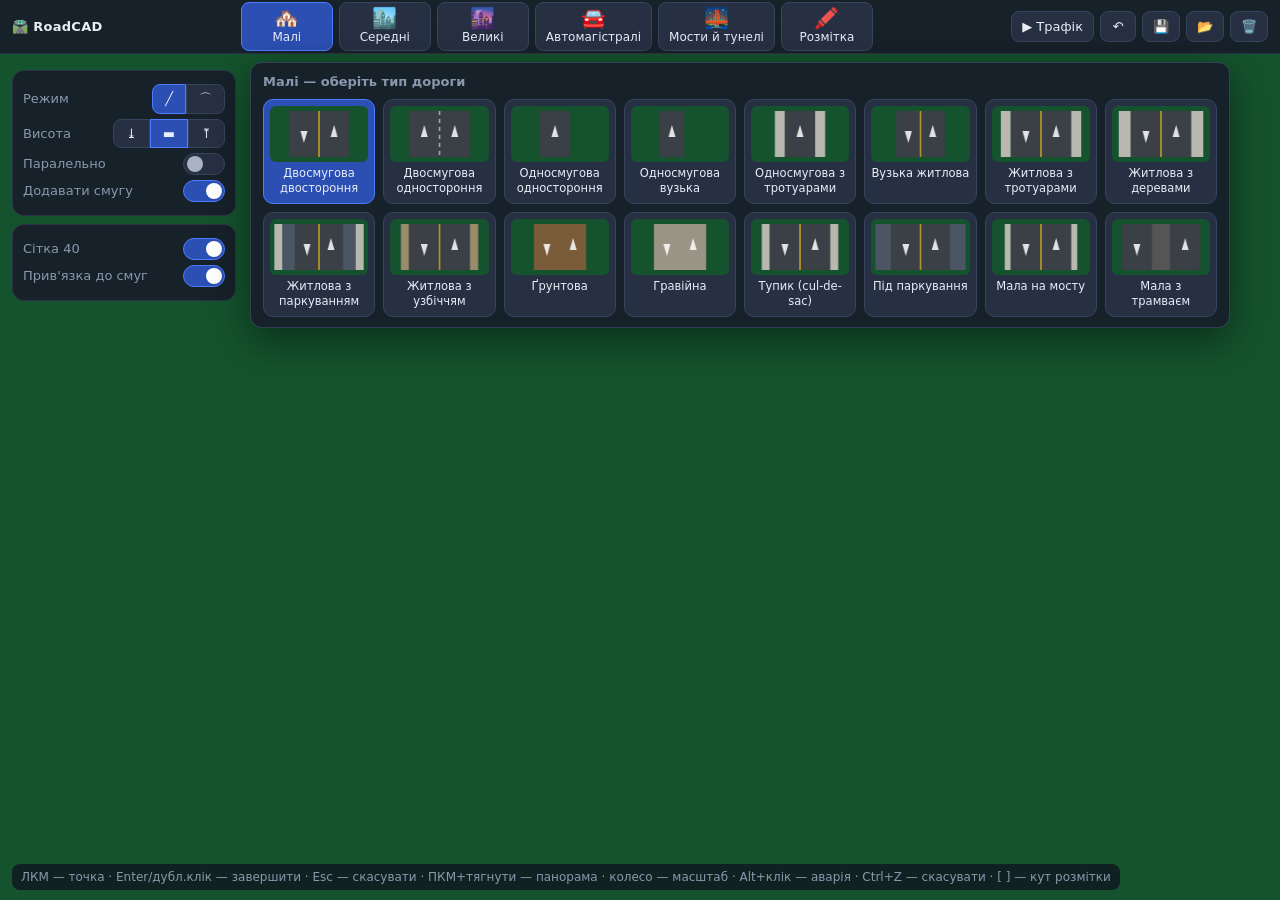
<file: RoadCAD-single.html>
<!DOCTYPE html>
<html lang="uk" data-v="20261019-103318"><head><meta charset="UTF-8"><meta name="viewport" content="width=device-width,initial-scale=1">
<title>RoadCAD Lanes</title>
<style id="css">/*CSS-START*/
:root{--bg:#0f1520;--panel:rgba(24,30,42,.94);--panel2:#273043;--acc:#4f7cff;--acc2:#2b4fb3;--tx:#e8edf7;--mut:#8b97ad}
*{box-sizing:border-box}
html,body{margin:0;height:100%;overflow:hidden;background:var(--bg);color:var(--tx);font:13px/1.35 system-ui,Segoe UI,Roboto,sans-serif;user-select:none}
canvas#c2d{position:absolute;inset:0;width:100%;height:100%;z-index:0}
.hidden{display:none!important}
button{font:inherit;color:var(--tx);background:var(--panel2);border:1px solid #38445c;border-radius:8px;padding:6px 10px;cursor:pointer}
button:hover{background:#334057}
button.on,.seg button.on,.card.on{background:var(--acc2);border-color:var(--acc)}
/* верхня панель типів */
#top{position:absolute;top:0;left:0;right:0;height:54px;z-index:5;display:flex;align-items:center;gap:14px;padding:0 12px;background:var(--panel);border-bottom:1px solid #2b3447}
#brand{font-weight:700;letter-spacing:.3px;white-space:nowrap}
#cats{flex:1;display:flex;gap:6px;justify-content:center;flex-wrap:nowrap;overflow-x:auto}
#cats button{display:flex;flex-direction:column;align-items:center;gap:1px;min-width:92px;padding:5px 10px;font-size:12px}
#cats button .ic{font-size:20px;line-height:1}
#acts{display:flex;gap:6px}
#acts button{min-width:36px}
/* панель підтипів (динамічна) */
#sub{position:absolute;top:62px;left:250px;z-index:6;width:min(980px,calc(100vw - 270px));max-height:calc(100vh - 150px);overflow:auto;background:var(--panel);border:1px solid #34405a;border-radius:12px;padding:10px 12px;box-shadow:0 12px 40px rgba(0,0,0,.45)}
#subtitle{font-weight:600;margin:0 0 8px;color:var(--mut)}
.gt{margin:10px 0 6px;color:var(--mut);font-size:12px;text-transform:uppercase;letter-spacing:.6px}
.grid{display:grid;grid-template-columns:repeat(auto-fill,minmax(112px,1fr));gap:8px}
.card{display:flex;flex-direction:column;align-items:center;gap:4px;padding:6px;background:var(--panel2);border:1px solid #38445c;border-radius:10px;cursor:pointer;text-align:center;font-size:11.5px}
.card:hover{background:#334057}
.card canvas{width:100%;height:56px;border-radius:6px;display:block}
/* ліва панель інструментів */
#tools{position:absolute;left:12px;top:70px;z-index:4;width:224px;display:flex;flex-direction:column;gap:8px}
.grp{background:var(--panel);border:1px solid #2b3447;border-radius:12px;padding:8px 10px}
.row{display:flex;align-items:center;justify-content:space-between;gap:8px;margin:5px 0}
.row label{color:var(--mut)}
.seg{display:flex}.seg button{border-radius:0;padding:5px 12px}.seg button:first-child{border-radius:8px 0 0 8px}.seg button:last-child{border-radius:0 8px 8px 0}
.sw{width:42px;height:22px;border-radius:12px;padding:0;position:relative}
.sw::after{content:"";position:absolute;top:2px;left:3px;width:16px;height:16px;border-radius:50%;background:#aab3c5;transition:.15s}
.sw.on::after{left:22px;background:#fff}
.wide{width:100%}
#mk-name{font-weight:600;margin-bottom:6px}
#mk-par input,#mk-par select{width:92px;background:#1a2231;color:var(--tx);border:1px solid #38445c;border-radius:6px;padding:4px 6px}
#mk-par input[type=range]{width:92px;padding:0}
#hint{position:absolute;left:12px;bottom:10px;max-width:calc(100vw - 24px);z-index:5;font-size:12px;color:var(--mut);background:rgba(15,21,32,.8);border-radius:8px;padding:5px 9px}

/*CSS-END*/</style>
<script>(function(){function box(t){var d=document.getElementById("errbox");if(!d){d=document.createElement("pre");d.id="errbox";d.style.cssText="position:fixed;top:0;left:0;right:0;z-index:99;margin:0;padding:10px;background:#7f1d1d;color:#fff;font:13px/1.4 monospace;white-space:pre-wrap";(document.body||document.documentElement).appendChild(d)}d.textContent+=t+"\n"}
addEventListener("error",function(e){var t=e.target;if(t&&t.src)box("Не вдалося завантажити "+t.src.split("/").pop()+" — покладіть його в одну папку з index.html (або відкрийте RoadCAD-single.html).");else box("Помилка скрипта: "+e.message)},true);window.__box=box})()</script>
</head>
<body>
<canvas id="c2d"></canvas>
<header id="top">
  <div id="brand">🛣️ RoadCAD</div>
  <nav id="cats"></nav>
  <div id="acts">
    <button id="sim" title="Пуск / пауза трафіку">▶ Трафік</button>
    <button id="undo" title="Скасувати (Ctrl+Z)">↶</button>
    <button id="save" title="Зберегти у файл">💾</button>
    <button id="load" title="Відкрити файл">📂</button>
    <button id="clr" title="Очистити все (можна скасувати)">🗑️</button>
  </div>
</header>
<section id="sub" class="hidden"><div id="subtitle"></div><div id="subbody"></div></section>
<aside id="tools">
  <div class="grp" id="g-road">
    <div class="row"><label>Режим</label><div class="seg" id="s-mode"><button data-v="line" title="Пряма">╱</button><button data-v="spline" title="Крива">⌒</button></div></div>
    <div class="row"><label>Висота</label><div class="seg" id="s-level"><button data-v="-1" title="Тунель">⤓</button><button data-v="0" title="Земля">▬</button><button data-v="1" title="Міст">⤒</button></div></div>
    <div class="row"><label>Паралельно</label><button class="sw" id="t-par"></button></div>
    <div class="row"><label>Додавати смугу</label><button class="sw" id="t-mrg"></button></div>
  </div>
  <div class="grp" id="g-snap">
    <div class="row"><label>Сітка 40</label><button class="sw" id="t-grid"></button></div>
    <div class="row"><label>Прив'язка до смуг</label><button class="sw" id="t-snap"></button></div>
  </div>
  <div class="grp hidden" id="g-mark">
    <div id="mk-name"></div><div id="mk-par"></div>
    <div class="row"><button id="mk-erase" class="wide">🧽 Гумка розмітки</button></div>
  </div>
</aside>
<div id="hint">ЛКМ — точка · Enter/дубл.клік — завершити · Esc — скасувати · ПКМ+тягнути — панорама · колесо — масштаб · Alt+клік — аварія · Ctrl+Z — скасувати · [ ] — кут розмітки</div>
<input type="file" id="file" accept="application/json,.json" hidden>
<script>
/* ===== js/catalog.js ===== */
'use strict';window.APP_VERSION='20261019-103318';
/* КАТАЛОГ ДОРІГ: пресети (смуги, ширина, швидкість, оздоблення) і похідні розміри.
   f/b — смуги вперед/назад, lw — ширина смуги, v — макс.швидкість, med — розділювач, sw — тротуар, lv — примусовий рівень. */
// ===== Пресети: f/b — смуги вперед/назад, lw — ширина смуги, v — макс.швидкість, med — розділювач
const CATS=[],PRESETS={};
const B={f:1,b:1,lw:30,v:1.8,col:'#3b3f46',med:0,sw:0,paved:1};
function C(cat,L){CATS.push(cat);for(const[n,o]of L)PRESETS['p'+Object.keys(PRESETS).length]={n,cat,...B,...o}}
const M={f:2,b:2,v:2.2},L6={f:3,b:3,v:2.6},H={col:'#3b3f46',v:3.2,barrier:1},BR={f:2,b:2,v:2.2,lv:1,sw:6};
C('🏘️ Малі',[['Двосмугова двостороння',{}],['Двосмугова одностороння',{f:2,b:0}],['Односмугова одностороння',{f:1,b:0}],['Односмугова вузька',{f:1,b:0,lw:24}],['Односмугова з тротуарами',{f:1,b:0,sw:10}],['Вузька житлова',{lw:24}],['Житлова з тротуарами',{sw:10}],['Житлова з деревами',{sw:12,tree:1}],['Житлова з паркуванням',{sw:10,park:1}],['Житлова з узбіччям',{sw:8,swc:'#9a8b6a'}],['Ґрунтова',{lw:26,v:1.1,col:'#7a5c3a',paved:0}],['Гравійна',{lw:26,v:1.4,col:'#9a9486',paved:0}],['Тупик (cul-de-sac)',{cul:1,sw:8}],['Під паркування',{park:1}],['Мала на мосту',{lv:1,sw:6}],['Мала з трамваєм',{med:18,tram:1}]]);
C('🏙️ Середні',[['4 смуги двостороння',M],['4 смуги одностороння',{...M,f:4,b:0}],['4 смуги з розділювачем',{...M,med:14}],['4 смуги з деревами',{...M,sw:12,tree:1}],['З велосмугами',{...M,bike:1,sw:6}],['З автобусними смугами',{...M,bus:1,sw:6}],['З трамвайними коліями',{...M,med:20,tram:1}],['Автобусні + трамвай',{...M,bus:1,med:20,tram:1}],['Широкі тротуари',{...M,sw:26}],['З паркувальними смугами',{...M,park:1,sw:8}],['Центральна зелена смуга',{...M,med:18,green:1}],['Середня на мосту',{...M,lv:1,sw:6}],['Два рівні проїзної частини',{...M,lv:1,br:'cover',sw:6}]]);
C('🌆 Великі',[['6 смуг двостороння',L6],['6 смуг одностороння',{...L6,f:6,b:0}],['6 смуг з розділювачем',{...L6,med:14}],['6 смуг з деревами',{...L6,sw:12,tree:1}],['З велосмугами',{...L6,bike:1,sw:6}],['З автобусними смугами',{...L6,bus:1,sw:6}],['З трамвайними коліями',{...L6,med:20,tram:1}],['Проспект з широкими тротуарами',{...L6,sw:30,tree:1}],['Центральна зелена смуга',{...L6,med:22,green:1}],['Велика на мосту',{...L6,lv:1,sw:6}]]);
C('🚘 Автомагістралі',[['2 смуги одностороння',{...H,f:2,b:0}],['3 смуги одностороння',{...H,f:3,b:0}],['4 смуги двостороння',{...H,f:2,b:2,med:10}],['6 смуг двостороння',{...H,f:3,b:3,med:10}],['З центральним розділювачем',{...H,f:3,b:3,med:24,green:1}],['З шумовими бар\'єрами',{...H,f:2,b:2,med:10,noise:1}],['Розділені проїзні частини',{...H,f:2,b:2,med:60,green:1}],['Дворівнева',{...H,f:2,b:2,med:10,lv:1,br:'cover'}],['Естакадна',{...H,f:2,b:2,med:10,lv:1}],['Підземна',{...H,f:2,b:2,med:10,lv:-1}],['В\'їзд на магістраль',{...H,f:1,b:0,v:2.4}],['З\'їзд з магістралі',{...H,f:1,b:0,v:2.4}],['Ділянка розв\'язки',{...H,f:2,b:0,v:2.6}]]);
C('🌉 Мости й тунелі',[['Автомобільний міст',BR],['Арковий',{...BR,br:'arch'}],['Підвісний',{...BR,br:'susp'}],['Вантовий',{...BR,br:'cable'}],['Розвідний',{...BR,br:'bascule'}],['Підіймальний',{...BR,br:'lift'}],['Дворівневий',{...BR,br:'cover',f:3,b:3}],['З трамваєм',{...BR,f:1,b:1,med:18,tram:1}],['Автотунель',{...BR,lv:-1,sw:0}],['Підземний проїзд',{...BR,lv:-1,f:1,b:1,sw:0}],['Естакада',{...BR,sw:0}],['Дворівнева споруда',{...BR,br:'cover',med:10}]]);
const carW=p=>Math.max((p.f+p.b)*p.lw+p.med,p.w||0),sideW=p=>(p.bus?p.lw:0)+(p.bike?12:0)+(p.park?16:0)+p.sw,roadW=p=>carW(p)+2*sideW(p);
const laneW=p=>(p.f+p.b)*p.lw+p.med,laneOff=(p,rev,i)=>rev?-laneW(p)/2+p.b*p.lw-(i+.5)*p.lw:-laneW(p)/2+p.b*p.lw+p.med+(i+.5)*p.lw;
const BRC={susp:'#dc2626',cable:'#f59e0b',arch:'#6b7280',bascule:'#7c3aed',lift:'#0ea5e9',rail:'#78350f'};

/* ===== js/core.js ===== */
'use strict';
/* ЯДРО: стан застосунку (S), камера, геометрія (сплайни, зсув лінії, смуга як полілінія з довжинами). */
const S={rev:0,dirty:1,nodes:[],opt:{mode:'line',level:0,par:false,mrg:true,grid:true,snap:true},marks:[],roads:[],lanes:[],cars:[],pts:[],preset:'p0',run:false,cam:{x:0,y:0,z:1},mouse:{x:0,y:0},obst:[]};
const cv=document.getElementById('c2d'),mainCtx=cv.getContext('2d');
let ctx=mainCtx; // тимчасово підміняється під час рендеру кешованих шарів
const $=id=>document.getElementById(id);
const rs=()=>{cv.width=innerWidth;cv.height=innerHeight;S.dirty=1};addEventListener('resize',rs);rs();
const w2s=p=>({x:(p.x-S.cam.x)*S.cam.z+cv.width/2,y:(p.y-S.cam.y)*S.cam.z+cv.height/2});
const s2w=(x,y)=>({x:(x-cv.width/2)/S.cam.z+S.cam.x,y:(y-cv.height/2)/S.cam.z+S.cam.y});
// ===== Геометрія
/** Згладжування шляху «зрізанням кутів» (Chaikin = квадратичний B-сплайн) з незмінними кінцями.
    Крива лишається всередині опуклої оболонки опорних точок → НЕМАЄ викидів/вигину в інший бік перед поворотом
    (інтерполюючі сплайни проходять крізь кут по діагоналі й «перестрибують»). Перший/останній сегмент дотичні до кривої. */
function smoothPath(P,iter=4){if(P.length<3)return P;let A=P.map(p=>({x:p.x,y:p.y}));
 for(let k=0;k<iter;k++){const B=[A[0]];for(let i=0;i<A.length-1;i++){const p=A[i],q=A[i+1];B.push({x:.75*p.x+.25*q.x,y:.75*p.y+.25*q.y},{x:.25*p.x+.75*q.x,y:.25*p.y+.75*q.y})}B.push(A[A.length-1]);A=B}
 return A}
/** Прибирає (майже) однакові сусідні точки: нульові сегменти ламають нормалі → стрибки смуг/розмітки та «криві» авто. Кінці зберігаються. */
function cleanPath(P,min=.75){if(P.length<3)return P;const o=[P[0]];for(let i=1;i<P.length;i++){const p=P[i],q=o[o.length-1];
  if(Math.hypot(p.x-q.x,p.y-q.y)>=min)o.push(p);else if(i===P.length-1){if(o.length>1)o[o.length-1]=p;else o.push(p)}}return o}
/** Паралельна лінія на відстані d (праворуч за напрямком, d<0 — ліворуч). Стійка до нульових сегментів; на зломах зсув
    компенсується (міtre, ×≤2), тож відстань до осі лишається сталою. */
function offsetLine(P,d){const n=P.length;if(n<2)return P.map(p=>({x:p.x,y:p.y}));const T=[];
 for(let i=0;i<n-1;i++){const dx=P[i+1].x-P[i].x,dy=P[i+1].y-P[i].y,l=Math.hypot(dx,dy);T.push(l>1e-6?{x:dx/l,y:dy/l}:null)}
 let last=null;for(let i=0;i<T.length;i++){if(T[i])last=T[i];else if(last)T[i]=last}
 last=null;for(let i=T.length-1;i>=0;i--){if(T[i])last=T[i];else T[i]=last||{x:1,y:0}}
 return P.map((p,i)=>{const a=T[Math.max(0,i-1)],b=T[Math.min(T.length-1,i)];let tx=a.x+b.x,ty=a.y+b.y,l=Math.hypot(tx,ty);if(l<1e-6){tx=b.x;ty=b.y;l=1}tx/=l;ty/=l;
  const k=1/Math.max(.5,tx*b.x+ty*b.y);return{x:p.x-ty*d*k,y:p.y+tx*d*k}})}
function mkLane(pts){let L=0;const cum=[0];for(let i=1;i<pts.length;i++){L+=Math.hypot(pts[i].x-pts[i-1].x,pts[i].y-pts[i-1].y);cum.push(L)}return{pts,cum,len:L,cars:[]}}
/** Точка на смузі на відстані s: бінарний пошук сегмента (O(log n) замість O(n)). */
function at(l,s){s=s<0?0:s>l.len?l.len:s;const cum=l.cum;let lo=1,hi=cum.length-1;
 while(lo<hi){const m=(lo+hi)>>1;if(cum[m]<s)lo=m+1;else hi=m}
 const a=l.pts[lo-1],b=l.pts[lo],t=(s-cum[lo-1])/((cum[lo]-cum[lo-1])||1);
 return{x:a.x+(b.x-a.x)*t,y:a.y+(b.y-a.y)*t,a:Math.atan2(b.y-a.y,b.x-a.x)}}
/** Просторовий хеш: швидкий пошук об'єктів у радіусі (використовується для зв'язків смуг на вузлах). */
class SpatialHash{constructor(c){this.c=c;this.m=new Map()}
 add(p,it){const k=Math.floor(p.x/this.c)+','+Math.floor(p.y/this.c);let a=this.m.get(k);if(!a)this.m.set(k,a=[]);a.push(it)}
 query(p,r){const c=this.c,out=[];for(let gx=Math.floor((p.x-r)/c);gx<=Math.floor((p.x+r)/c);gx++)for(let gy=Math.floor((p.y-r)/c);gy<=Math.floor((p.y+r)/c);gy++){const a=this.m.get(gx+','+gy);if(a)for(const it of a)out.push(it)}return out}}
const bboxOf=P=>{let x0=1e9,y0=1e9,x1=-1e9,y1=-1e9;for(const p of P){if(p.x<x0)x0=p.x;if(p.x>x1)x1=p.x;if(p.y<y0)y0=p.y;if(p.y>y1)y1=p.y}return{x0,y0,x1,y1}};
const bbHit=(a,b)=>a.x0<=b.x1&&a.x1>=b.x0&&a.y0<=b.y1&&a.y1>=b.y0;
/* ===== js/network.js ===== */
'use strict';
/* МЕРЕЖА ДОРІГ: додавання доріг (прилипання, Т-розгалуження, перетини), авто-об'єднання смуг, побудова графа смуг. */
// ===== Побудова доріг і графа смуг
const dist=(a,b)=>Math.hypot(a.x-b.x,a.y-b.y);
function nearestOn(P,p){let b={d:1e9};for(let i=0;i<P.length-1;i++){const a=P[i],c=P[i+1],dx=c.x-a.x,dy=c.y-a.y,t=Math.max(0,Math.min(1,((p.x-a.x)*dx+(p.y-a.y)*dy)/(dx*dx+dy*dy||1))),x=a.x+dx*t,y=a.y+dy*t,d=Math.hypot(p.x-x,p.y-y);if(d<b.d)b={d,i,t,x,y}}return b}
function segInt(a,b,c,d){const r={x:b.x-a.x,y:b.y-a.y},s={x:d.x-c.x,y:d.y-c.y},den=r.x*s.y-r.y*s.x;if(Math.abs(den)<1e-9)return null;
 const t=((c.x-a.x)*s.y-(c.y-a.y)*s.x)/den,u=((c.x-a.x)*r.y-(c.y-a.y)*r.x)/den;return t>.001&&t<.999&&u>.001&&u<.999?{t,u,x:a.x+r.x*t,y:a.y+r.y*t}:null}
function cutPoly(P,cuts){cuts.sort((a,b)=>a.i+a.t-b.i-b.t);const out=[];let cur=[P[0]],ci=0;
 for(let i=0;i<P.length-1;i++){while(ci<cuts.length&&cuts[ci].i===i){const q={x:cuts[ci].x,y:cuts[ci].y};cur.push(q);out.push(cur);cur=[q];ci++}cur.push(P[i+1])}
 out.push(cur);return out.map(p=>cleanPath(p)).filter(p=>p.length>1&&mkLane(p).len>6)}
/** Розрізає дорогу; усі її властивості переносяться на шматки (раніше розріз «ламав» з'їзди/рампи, бо втрачав їхні ознаки).
    Ознаки рампи лишає лише шматок із прикріпленим кінцем; решта стає звичайною дорогою. Нахил (ys) ділиться пропорційно довжині. */
function splitRoad(r,cuts){S.roads=S.roads.filter(x=>x!==r);const pcs=cutPoly(r.pts,cuts),lens=pcs.map(p=>mkLane(p).len),tot=lens.reduce((a,b)=>a+b,0)||1,out=[];let acc=0;
 pcs.forEach((p,i)=>{const q={pts:p,pk:r.pk,level:r.level,sh:r.sh};if(i===0&&r.l0)q.l0=r.l0;if(i===pcs.length-1&&r.l1)q.l1=r.l1;
  if(r.ys){const f0=acc/tot,f1=(acc+lens[i])/tot;q.ys=[r.ys[0]+(r.ys[1]-r.ys[0])*f0,r.ys[0]+(r.ys[1]-r.ys[0])*f1]}
  if(r.ramp){const att=r.ramp==='exit'?0:r.ramp==='entry'?1:r.attEnd;if(att===0?i===0:i===pcs.length-1){q.ramp=r.ramp;if(r.from!==undefined){q.from=r.from;q.attEnd=att}}}
  acc+=lens[i];S.roads.push(q);out.push(q)});return out}
function trimPoly(P,a,b){const L=mkLane(P);
 if(L.len<a+b+12){if(L.len<16)return P;const k=(L.len-12)/(a+b);a*=k;b*=k} // коротка ділянка між вузлами: пропорційно зменшуємо відступи, лишаючи ≥12 одиниць смуги
 const o=[at(L,a)];for(let i=1;i<P.length-1;i++)if(L.cum[i]>a&&L.cum[i]<L.len-b)o.push(P[i]);o.push(at(L,L.len-b));return cleanPath(o.map(p=>({x:p.x,y:p.y})))}
const rightN=h=>({x:-Math.sin(h),y:Math.cos(h)});
/** Торець дороги ei: його точка та напрямок полілінії біля нього. */
function endInfo(r,ei){const P=r.pts,k=P.length,q=ei?P[k-1]:P[0],a=ei?P[k-2]:P[1];return{q,h:ei?Math.atan2(q.y-a.y,q.x-a.x):Math.atan2(a.y-q.y,a.x-q.x)}}
/** Межі смуг відносно осі блоку: краї кожної смуги (і край блоку). */
function laneBounds(p){const s=new Set();for(let i=0;i<p.f;i++){const c=laneOff(p,0,i);s.add(+(c-p.lw/2).toFixed(2));s.add(+(c+p.lw/2).toFixed(2))}
 for(let i=0;i<p.b;i++){const c=laneOff(p,1,i);s.add(+(c-p.lw/2).toFixed(2));s.add(+(c+p.lw/2).toFixed(2))}
 if(!s.size){s.add(-carW(p)/2);s.add(carW(p)/2)}return[...s].sort((a,b)=>a-b)}
/** Бічне зміщення нової дороги відносно цілі, при якому лінії її смуг збігаються з лініями смуг цілі (смуга в смугу).
    Вужча дорога лежить усередині ширшої, ширша — накриває вужчу; серед варіантів беремо найближчий до курсора. */
function laneSnap(po,pn,lat){const Wt=laneW(po)||carW(po),Wn=laneW(pn)||carW(pn),bt=laneBounds(po),bn=laneBounds(pn);let best=0,bd=1e9;
 for(const t of bt)for(const q of bn){const p=t-q;if(!(Wn<=Wt+1?Math.abs(p)+Wn/2<=Wt/2+.5:Math.abs(p)+Wt/2<=Wn/2+.5))continue;const d=Math.abs(p-lat);if(d<bd){bd=d;best=p}}
 return best}
/** Чи лежить точка e на торці якоїсь дороги (по поздовжньому ≤30, по ширині в межах дороги)? Повертає прив'язану до смуг точку + позицію вузла. */
function endSnap(e,pk,lv){const pn=PRESETS[pk];let best=null;
 for(const r of S.roads){if(r.level!==lv||r.ramp==='level')continue;const po=PRESETS[r.pk];if(po.f+po.b<1||po.w)continue;
  for(const ei of [0,1]){if((r.ramp==='exit'&&ei===0)||(r.ramp==='entry'&&ei===1))continue;const{q,h}=endInfo(r,ei),rn=rightN(h),out=ei?h:h+Math.PI,dx=e.x-q.x,dy=e.y-q.y;
   const lon=dx*Math.cos(out)+dy*Math.sin(out),lat=dx*rn.x+dy*rn.y-(r.sh||0);
   if(Math.abs(lon)<30&&Math.abs(lat)<=roadW(po)/2+10){const sc=Math.abs(lon)+Math.abs(lat)*.2;if(!best||sc<best.sc)best={r,ei,q,rn,po,lat,sc}}}}
 if(!best)return null;const o=(best.r.sh||0)+laneSnap(best.po,pn,best.lat);
 return{pt:{x:best.q.x+best.rn.x*o,y:best.q.y+best.rn.y*o},link:{x:best.q.x,y:best.q.y}}}
// Додавання дороги з АВТО-перехрестями: прилипання кінців, Т‑розгалуження, перетини X
// Авто-об'єднання: нова односторонка поруч з дорогою стає її додатковою смугою
function derive(pk,df,db){const key=pk+'|'+df+'|'+db;if(!PRESETS[key])PRESETS[key]={...PRESETS[pk],f:PRESETS[pk].f+df,b:PRESETS[pk].b+db,n:PRESETS[pk].n+' +',cat:undefined};return key}
function tryMerge(c,pk,lv){const pn=PRESETS[pk];if(pn.f<1||pn.b||pn.w||pn.med||S.opt.mrg===false)return false;
 const L=mkLane(c);if(L.len<40)return false;const smp=[];for(let t=0;t<L.len;t+=20)smp.push(at(L,t));smp.push(at(L,L.len));
 const hn=pn.f*pn.lw/2;let best=null;
 for(const r of S.roads){if(r.level!==lv||r.ramp)continue;const po=PRESETS[r.pk];if(po.f+po.b<1||po.w||po.f+po.b+pn.f>10)continue;
  const Hw=laneW(po)/2,ok=[],lats=[];
  for(const q of smp){const nn=nearestOn(r.pts,q),a=r.pts[nn.i],b=r.pts[nn.i+1],h0=Math.atan2(b.y-a.y,b.x-a.x);
   const lat=(q.x-nn.x)*-Math.sin(h0)+(q.y-nn.y)*Math.cos(h0)-(r.sh||0),df=Math.abs(Math.atan2(Math.sin(q.a-h0),Math.cos(q.a-h0)));
   ok.push((df<.6||df>Math.PI-.6)&&Math.abs(lat)>=Hw+hn*.3&&Math.abs(lat)<=Hw+hn+45&&Math.hypot(q.x-nn.x,q.y-nn.y)<Math.abs(lat)+8);lats.push(lat)} // остання умова: точка не «за кінцем» дороги // біля КРАЮ смуг, а не осі дороги
  let bi=-1,bj=-1,i=0;while(i<ok.length){if(!ok[i]){i++;continue}let j=i;while(j+1<ok.length&&ok[j+1]&&Math.sign(lats[j+1])===Math.sign(lats[i]))j++;if(j-i>bj-bi){bi=i;bj=j}i=j+1}
  if(bi<0||(bj-bi)*20<40||bi*20>80||(ok.length-1-bj)*20>80)continue; // надлишок малювання за межами дороги ≤80 ігноруємо
  const side=Math.sign(lats[bi]),sc=lats.slice(bi,bj+1).reduce((s,x)=>s+Math.abs(Math.abs(x)-Hw-hn),0)/(bj-bi+1);
  if(!best||sc<best.sc)best={r,sc,bi,bj,df:side>0||po.b===0?pn.f:0,db:side<0&&po.b>0?pn.f:0,sh:side*pn.f*po.lw/2}}
 if(!best)return false;
 const r=best.r,cuts=[];for(const q of [smp[best.bi],smp[best.bj]]){const nn=nearestOn(r.pts,q);if(dist(nn,r.pts[0])>15&&dist(nn,r.pts[r.pts.length-1])>15)cuts.push(nn)}
 let target=r;if(cuts.length){const pcs=splitRoad(r,cuts),mid=smp[(best.bi+best.bj)>>1];target=pcs.reduce((a,b)=>{const mm=p=>{const l=mkLane(p.pts);return dist(at(l,l.len/2),mid)};return mm(b)<mm(a)?b:a})}
 target.pk=derive(target.pk,best.df,best.db);target.sh=(target.sh||0)+best.sh;buildGraph();toast('Додано смугу до існуючої дороги');return true}
/** Дорога, що вже існує в цьому місці (≤8 од. від осі й паралельна). */
function coverOf(q,lv){let best=null,bd=8;for(const r of S.roads){if(r.level!==lv||r.ramp==='level')continue;const b=r.bb||(r.bb=bboxOf(r.pts));if(q.x<b.x0-8||q.x>b.x1+8||q.y<b.y0-8||q.y>b.y1+8)continue;
  const nn=nearestOn(r.pts,q);if(nn.d>=bd)continue;const h=Math.atan2(r.pts[nn.i+1].y-r.pts[nn.i].y,r.pts[nn.i+1].x-r.pts[nn.i].x),d=Math.abs(Math.atan2(Math.sin(q.a-h),Math.cos(q.a-h)));if(d<.5||d>Math.PI-.5){bd=nn.d;best=r}}return best}
/** Повторне малювання «на тому самому місці» НІКОЛИ не дублює дорогу: збіг з існуючою дорогою пропускається (той самий тип)
    або оновлює її тип; непокриті ділянки будуються як завжди. Короткий збіг на початку/кінці (з'їзд від осі) не рахується. */
function coverReduce(c,pk,lv){const L=mkLane(c);if(L.len<24)return false;const n=Math.max(3,Math.ceil(L.len/10)),cov=[];
 for(let k=0;k<=n;k++)cov.push(coverOf(at(L,L.len*k/n),lv));if(!cov.some(x=>x))return false;
 const runs=[];for(let k=0;k<=n;k++){const r=cov[k],l=runs[runs.length-1];if(l&&l.r===r)l.e=k;else runs.push({r,s:k,e:k})}
 const len=u=>(u.e-u.s)*L.len/n,big=u=>u.r&&len(u)>=20&&(len(u)>=60||len(u)>=.6*L.len||(u.s>0&&u.e<n));
 if(!runs.some(big))return false;
 const sub=(s0,s1)=>{const o=[at(L,s0)];for(let i=1;i<L.cum.length-1;i++)if(L.cum[i]>s0+.5&&L.cum[i]<s1-.5)o.push(L.pts[i]);o.push(at(L,s1));return cleanPath(o.map(p=>({x:p.x,y:p.y})))};
 const todo=[],upg=[];for(const u of runs){const s0=L.len*u.s/n,s1=L.len*u.e/n;if(big(u)){if(u.r.pk!==pk&&!u.r.ramp&&!u.r.sh)upg.push(sub(s0,s1))}else if(len(u)>=20)todo.push(sub(s0,s1))}
 for(const seg of upg){const mid=seg[seg.length>>1],r=coverOf({...mid,a:at(L,0).a},lv);if(!r||r.pk===pk)continue;const cuts=[];
  for(const q of[seg[0],seg[seg.length-1]]){const nn=nearestOn(r.pts,q);if(dist(nn,r.pts[0])>15&&dist(nn,r.pts[r.pts.length-1])>15)cuts.push(nn)}
  let t=r;if(cuts.length){const pcs=splitRoad(r,cuts);t=pcs.reduce((a,b)=>{const m=p=>{const l=mkLane(p.pts);return dist(at(l,l.len/2),mid)};return m(b)<m(a)?b:a})}t.pk=pk}
 if(upg.length)buildGraph();
 for(const p of todo)addRoad(p,pk,lv,false,true,true);return true}
function addRoad(pts,pk,lv,sp,nm,ov){let c=cleanPath(sp?smoothPath(cleanPath(pts)):pts.map(p=>({...p})));if(c.length<2||mkLane(c).len<8)return; // ігноруємо вироджені/надто короткі накреслення
 if(!ov&&coverReduce(c,pk,lv))return;
 if(!nm&&(autoRamp(c,pk,lv,sp)||tryMerge(c,pk,lv)||autoLevelRamp(c,pk,lv)))return; // пріоритет: з'їзд/заїзд (кінець на тілі дороги) → смуга поруч → рампа між рівнями
 let lk0=null,lk1=null;
 for(const k of [0,c.length-1]){const e=c[k],sn=endSnap(e,pk,lv);
  if(sn){c[k]=sn.pt;if(k===0)lk0=sn.link;else lk1=sn.link;continue} // торець → прикріплення до смуг (вузол лишається в центрі торця)
  for(const r of S.roads.filter(x=>x.level===lv)){const nn=nearestOn(r.pts,e);if(nn.d<roadW(PRESETS[r.pk])/2+14){c[k]={x:nn.x,y:nn.y};splitRoad(r,[nn]);break}}} // Т: кінець на тілі дороги → розрізаємо
 c=cleanPath(c);
 const cuts=[];
 const cb=bboxOf(c);for(const r of S.roads.filter(x=>x.level===lv)){const rc=[];if(!bbHit(cb,r.bb||(r.bb=bboxOf(r.pts))))continue; // відсікання за bbox
  for(let i=0;i<c.length-1;i++)for(let j=0;j<r.pts.length-1;j++){const h=segInt(c[i],c[i+1],r.pts[j],r.pts[j+1]);if(h){cuts.push({i,t:h.t,x:h.x,y:h.y});rc.push({i:j,t:h.u,x:h.x,y:h.y})}}
  if(rc.length)splitRoad(r,rc)}
 const pcs=cutPoly(c,cuts);pcs.forEach((p,i)=>{const o={pts:p,pk,level:lv};if(i===0&&lk0)o.l0=lk0;if(i===pcs.length-1&&lk1)o.l1=lk1;S.roads.push(o)});buildGraph()}
/** Рукави вузла: кінцева точка (після обрізання), напрям від центру, півширина; відсортовані за кутом (за годинниковою стрілкою). */
function makeArms(n){const A=[];for(const q of n.m){const r=S.roads[q.r],tp=r.tp,pr=PRESETS[r.pk],p=q.e?tp[tp.length-1]:tp[0];
  let o=null;for(let k=1;k<tp.length&&!o;k++){const t=q.e?tp[tp.length-1-k]:tp[k];if(Math.hypot(t.x-p.x,t.y-p.y)>=10||k===tp.length-1)o=t} // точка ≥10 од. углиб дороги
  const dx=o.x-p.x,dy=o.y-p.y,l=Math.hypot(dx,dy)||1,d={x:dx/l,y:dy/l};
  A.push({r:q.r,e:q.e,p,d,w:carW(pr)/2,col:pr.col,a:Math.atan2(d.y,d.x)})}
 return A.sort((x,y)=>x.a-y.a)}
/** Фази світлофора: протилежні рукави їдуть разом, інші — окремо. */
function makeSignal(A){const ph=[],used=new Set();A.forEach((a,i)=>{if(used.has(i))return;used.add(i);let j=-1,bd=-.7;
  A.forEach((b,k)=>{if(!used.has(k)){const dot=a.d.x*b.d.x+a.d.y*b.d.y;if(dot<bd){bd=dot;j=k}}});if(j>=0)used.add(j);ph.push(j>=0?[i,j]:[i])});
 return{ph,cur:0,t:Math.random()*5}}
/** Чи потрібен світлофор: ≥3 «значущі» рукави (≥2 смуги), без шосе/ґрунтовок/рамп, кути між рукавами ≥ ~54° (не злиття Y), є ≥3 напрямки заїзду. */
function shouldSignal(nd){const A=nd.arms;if(A.length<3)return false;let appr=0,big=0,minGap=9;
 for(const a of A){const r=S.roads[a.r],pr=PRESETS[r.pk];if(r.ramp||pr.barrier||pr.v>=3||pr.w||!pr.paved)return false;
  if(pr.f+pr.b>=2)big++;if(a.e?pr.f>0:pr.b>0)appr++}
 A.forEach((a,i)=>{const b=A[(i+1)%A.length],g=((b.a-a.a)+2*Math.PI)%(2*Math.PI)||2*Math.PI;if(g<minGap)minGap=g});
 return big>=3&&appr>=3&&minGap>.95}
/** Чи перетинаються (або майже зливаються) траєкторії двох з'єднань у вузлі. */
function pathsCross(a,b){for(let i=0;i<a.pts.length-1;i++)for(let j=0;j<b.pts.length-1;j++)if(segInt(a.pts[i],a.pts[i+1],b.pts[j],b.pts[j+1]))return true;
 for(const p of a.pts)for(const q of b.pts)if(Math.hypot(p.x-q.x,p.y-q.y)<14)return true;return false}
function buildGraph(){const oldCars=S.cars,oldObst=S.obst;S.roads=S.roads.filter(r=>r.pts&&r.pts.length>1&&r.pts.every(p=>Number.isFinite(p.x)&&Number.isFinite(p.y))); // відкидаємо биті дороги замість краху
 const eLv=(ri,e)=>{const r=S.roads[ri];return r.from!==undefined&&e===r.attEnd?r.from:r.level};S.lanes=[];S.cars=[];S.obst=[];S.roads.forEach(r=>r.t0=r.t1=0);
 const eps=[];S.roads.forEach((r,i)=>[0,1].forEach(e=>{if((r.ramp==='exit'||r.ramp==='entry')&&e===(r.ramp==='exit'?0:1))return;{const p=e?r.pts[r.pts.length-1]:r.pts[0];eps.push({r:i,e,p,cp:(e?r.l1:r.l0)||p})}}));
 // Вузли: кластеризація кінців доріг одного рівня через сітку (замість O(n²))
 const nodes=[],grid=new Map(),CELL=28;
 for(const q of eps){const rq=S.roads[q.r],lvq=rq.from!==undefined&&q.e===rq.attEnd?rq.from:rq.level,gx=Math.floor(q.cp.x/CELL),gy=Math.floor(q.cp.y/CELL);let n=null;
  for(let dx=-1;dx<=1&&!n;dx++)for(let dy=-1;dy<=1&&!n;dy++){const b=grid.get(lvq+':'+(gx+dx)+':'+(gy+dy));if(b)n=b.find(m=>dist(m.c,q.cp)<14)||null}
  if(!n){n={lv:lvq,c:{x:q.cp.x,y:q.cp.y},m:[]};nodes.push(n);const k=lvq+':'+gx+':'+gy;(grid.get(k)||grid.set(k,[]).get(k)).push(n)}n.m.push(q)}
 S.nodes=nodes.filter(n=>n.m.length>1);
 for(const n of S.nodes){const ws=n.m.map(q=>roadW(PRESETS[S.roads[q.r].pk])/2),dirs=n.m.map(q=>{const{h}=endInfo(S.roads[q.r],q.e);return q.e?h+Math.PI:h});n.mw=Math.max(...ws)*2;n.T=4;
  // відступ рукава = скільки потрібно, щоб звільнити гирло сусідніх доріг: півширина/sin(кута) + запас на заокруглення; протилежне плече тієї ж лінії не враховується
  n.m.forEach((q,i)=>{let T=4;n.m.forEach((_,j)=>{if(j===i)return;const g=Math.abs(Math.atan2(Math.sin(dirs[i]-dirs[j]),Math.cos(dirs[i]-dirs[j])));if(g>Math.PI-.35)return;T=Math.max(T,Math.min(240,ws[j]/Math.max(Math.sin(g),.3)+22))});
   S.roads[q.r]['t'+q.e]=T;if(T>n.T)n.T=T})}
 S.roads.forEach((r,ri)=>{const pr=PRESETS[r.pk],m=pr.med/2;r.dp=r.sh?offsetLine(r.pts,r.sh):r.pts;r.tp=trimPoly(r.dp,r.t0,r.t1);
  const mk=(d,rev,idx)=>{const Q=offsetLine(r.tp,d);if(rev)Q.reverse();const l=mkLane(Q);Object.assign(l,{road:ri,dir:rev?-1:1,idx,nl:rev?pr.b:pr.f,next:[],nb:[]});S.lanes.push(l)};
  for(let i=0;i<pr.f;i++)mk(laneOff(pr,0,i),0,i);for(let i=0;i<pr.b;i++)mk(laneOff(pr,1,i),1,i)});
 for(const nd of S.nodes){nd.arms=makeArms(nd);nd.sig=shouldSignal(nd)?makeSignal(nd.arms):null;nd.sigLanes=[];nd.conns=[]}
 for(const a of S.nodes)if(a.sig)for(const b of S.nodes)if(b!==a&&b.sig&&b.lv===a.lv&&dist(a.c,b.c)<150&&(b.arms.length>a.arms.length||(b.arms.length===a.arms.length&&S.nodes.indexOf(b)<S.nodes.indexOf(a)))){a.sig=null;break} // два світлофори впритул — лишаємо один
 S.lanes=S.lanes.filter(l=>l.len>=1&&l.pts.length>1); // відкидаємо виродженi смуги (краш at())
 const conns=[],wrap=a=>Math.atan2(Math.sin(a),Math.cos(a));
 // З'єднання смуг на вузлах: беремо кандидатів із хешу кінців/початків, а не всі пари смуг
 const endH=new SpatialHash(128),startH=new SpatialHash(128);for(const l of S.lanes){endH.add(l.pts[l.pts.length-1],l);startH.add(l.pts[0],l)}
 for(const n of S.nodes){const R=n.mw/2+40,As=endH.query(n.c,R),Bs=startH.query(n.c,R);
  // Прямі з'єднання «смуга в смугу»: кожна смуга з'єднується з найближчою за бічним зсувом (і навпаки), а не за номером смуги
  const mnA=new Map(),mnB=new Map(),spr=[],str=new Map();
  for(const a of As){if(eLv(a.road,a.dir>0?1:0)!==n.lv||dist(a.pts[a.pts.length-1],n.c)>R)continue;const ea=a.pts[a.pts.length-1],ha=at(a,a.len).a;
   for(const b of Bs){if(b.road===a.road||eLv(b.road,b.dir>0?0:1)!==n.lv||dist(b.pts[0],n.c)>R||Math.abs(wrap(at(b,0).a-ha))>=.5)continue;
    const lat=Math.abs((b.pts[0].x-ea.x)*-Math.sin(ha)+(b.pts[0].y-ea.y)*Math.cos(ha));spr.push([a,b,lat]);if(!(mnA.get(a)<=lat))mnA.set(a,lat);if(!(mnB.get(b)<=lat))mnB.set(b,lat)}}
  for(const[a,b,lat]of spr){const lw=Math.max(PRESETS[roadOf(a).pk].lw,PRESETS[roadOf(b).pk].lw);if(lat<=lw*1.6&&(lat<=mnA.get(a)+.5||lat<=mnB.get(b)+.5))(str.get(a)||str.set(a,new Set()).get(a)).add(b)}
  for(const a of As){if(eLv(a.road,a.dir>0?1:0)!==n.lv||dist(a.pts[a.pts.length-1],n.c)>R)continue;
   const ai=n.arms.findIndex(m=>m.r===a.road&&(a.dir>0?m.e===1:m.e===0));if(n.sig&&ai>=0&&!a.sig){a.sig={n,arm:ai};n.sigLanes.push(a)} // стоп-лінія світлофора
   for(const b of Bs){if(b.road===a.road||eLv(b.road,b.dir>0?0:1)!==n.lv||dist(b.pts[0],n.c)>R)continue;
    const turn=wrap(at(b,0).a-at(a,a.len).a),ab=Math.abs(turn);if(ab>2.1)continue;
    const ok=ab<.5?!!(str.get(a)&&str.get(a).has(b)):turn>0?(a.idx===a.nl-1&&b.idx===b.nl-1):(a.idx===0&&b.idx===0);if(!ok)continue;
    const p0=a.pts[a.pts.length-1],p1=b.pts[0],ct=ab<.5?{x:(p0.x+p1.x)/2,y:(p0.y+p1.y)/2}:n.c,Q=[];
    for(let k=0;k<=10;k++){const t=k/10,u=1-t;Q.push({x:u*u*p0.x+2*u*t*ct.x+t*t*p1.x,y:u*u*p0.y+2*u*t*ct.y+t*t*p1.y})}
    const l=mkLane(Q);Object.assign(l,{road:a.road,dir:0,idx:0,conn:true,turn,src:a,dst:b,occ:0,next:[b],nb:[]});conns.push(l);n.conns.push(l);a.next.push(l);b.hasIn=true}}}
 const link=(a,b)=>{const p0=a.pts[a.pts.length-1],p1=b.pts[0],Q=[];for(let k=0;k<=6;k++){const t=k/6;Q.push({x:p0.x+(p1.x-p0.x)*t,y:p0.y+(p1.y-p0.y)*t})}
  const l=mkLane(Q);Object.assign(l,{road:a.road,dir:0,idx:0,conn:true,src:a,dst:b,occ:0,next:[b],nb:[]});conns.push(l);a.next.push(l);b.hasIn=true};
 S.roads.forEach((r,ri)=>{if(r.ramp!=='exit'&&r.ramp!=='entry')return;const rl=S.lanes.find(l=>l.road===ri&&!l.conn);if(!rl)return;const ex=r.ramp==='exit',q=ex?rl.pts[0]:rl.pts[rl.pts.length-1];let best=null,bd=220;
  for(const o of S.lanes){if(o.conn||o.road===ri||S.roads[o.road].level!==r.level)continue;const e=ex?o.pts[o.pts.length-1]:o.pts[0],d=dist(e,q);
   const dh=Math.abs(wrap((ex?at(o,o.len).a:at(o,0).a)-(ex?at(rl,0).a:at(rl,rl.len).a)));if(d<bd&&dh<1.6){bd=d;best=o}}
  r.linked=!!best;if(best)ex?link(best,rl):link(rl,best)});
 // Конфлікти між з'єднаннями: злиття в одну смугу або перетин траєкторій у вузлі (з однієї смуги-джерела — не конфлікт)
 const byDst=new Map(),addConf=(x,y)=>{if(x.src!==y.src&&!x.conf.includes(y)){x.conf.push(y);y.conf.push(x)}};
 for(const l of conns){l.conf=[];(byDst.get(l.dst)||byDst.set(l.dst,[]).get(l.dst)).push(l)}
 for(const g of byDst.values())for(let i=0;i<g.length;i++)for(let j=i+1;j<g.length;j++)addConf(g[i],g[j]);
 for(const nd of S.nodes)for(let i=0;i<nd.conns.length;i++)for(let j=i+1;j<nd.conns.length;j++)if(pathsCross(nd.conns[i],nd.conns[j]))addConf(nd.conns[i],nd.conns[j]);
 S.lanes.push(...conns);
 // Сусідні смуги одного напрямку (для перестроювання): групуємо за дорогою+напрямком
 const grp=new Map();for(const l of S.lanes){if(l.conn)continue;const k=l.road*3+l.dir+1;(grp.get(k)||grp.set(k,[]).get(k)).push(l)}
 for(const g of grp.values())for(const a of g){a.grp=g;for(const b of g)if(Math.abs(a.idx-b.idx)===1)a.nb.push(b)}
 S.rev++;S.dirty=1;restoreTraffic(oldCars,oldObst)}
/* ===== js/sim.js ===== */
'use strict';
/* СИМУЛЯЦІЯ ТРАФІКУ: IDM (слідування за лідером) + перестроювання.
   Оптимізація: авто індексуються по смугах (відсортовані за s) → пошук лідера O(log n), загалом O(n log n) замість O(n²). */
const SIM={nid:0,dt:1/60,spawnP:.04,perLane:6,maxCars:900,rev:-1,arev:-1,active:[],spawnLanes:[]};
const roadOf=l=>S.roads[l.road];

/** Перебудова індексу: lane.cars (за зростанням s) + аварії як нерухомі «авто-перешкоди».
    Чіпаємо лише «активні» смуги (де є авто) — вартість не залежить від загальної кількості смуг. */
function indexCars(){
 if(SIM.arev!==S.rev){SIM.active.length=0;SIM.arev=S.rev}
 for(const l of SIM.active)l.cars.length=0;SIM.active.length=0;
 const put=(l,x)=>{if(!l.cars.length)SIM.active.push(l);l.cars.push(x)};
 for(const c of S.cars)put(c.lane,c);
 for(const o of S.obst)put(o.lane,{s:o.s,v:0,obst:true,lane:o.lane});
 for(const l of SIM.active)if(l.cars.length>1)l.cars.sort((a,b)=>a.s-b.s);}

/** Перше авто попереду позиції s на смузі (бінарний пошук), пропускаючи self. */
function firstAhead(lane,s,self){const a=lane.cars;let lo=0,hi=a.length;
 while(lo<hi){const m=(lo+hi)>>1;if(a[m].s<=s)lo=m+1;else hi=m}
 while(lo<a.length&&a[lo]===self)lo++;return a[lo]||null}
const lastBehind=(lane,s)=>{const a=lane.cars;let lo=0,hi=a.length;while(lo<hi){const m=(lo+hi)>>1;if(a[m].s<s)lo=m+1;else hi=m}return a[lo-1]||null};
const bumper=o=>o.obst?20:26;
function gapAhead(lane,s,self){const o=firstAhead(lane,s,self);return o?{o,gap:o.s-s-bumper(o)}:{o:null,gap:1e9}}
const pickNext=lane=>lane.next.length?lane.next[(Math.random()*lane.next.length)|0]:null;

/** Лідер для авто: у власній смузі, інакше на наступній (2 кроки уперед). Маршрут обирається один раз і зберігається. */
function leaderCars(c){const lane=c.lane,a=gapAhead(lane,c.s,c);if(a.o||!lane.next.length)return a;
 const nx=routeFor(c);if(!nx)return a;
 const rest=lane.len-c.s,f=nx.cars[0];
 if(f)return{o:f,gap:rest+f.s-bumper(f)};
 if(nx.next.length===1){const f2=nx.next[0].cars[0];if(f2)return{o:f2,gap:rest+nx.len+f2.s-bumper(f2)}}
 return a}

/** Маршрут через перехрестя: «ціль» (планується при в'їзді на дорогу) → запасний варіант, якщо ціль недосяжна з поточної смуги. */
function routeFor(c){const l=c.lane;if(c.route&&l.next.includes(c.route))return c.route;if(c.alt&&l.next.includes(c.alt))return c.alt;return c.alt=pickNext(l)}
/** Чи вже хтось із сусідніх смуг перестроюється в цю смугу поруч із нами (резерв). */
function laneTaken(nb,c){for(const m of nb.nb)for(const o of m.cars)if(o!==c&&o.want===nb&&Math.abs(o.s-c.s)<50)return true;return false}
/** Планування: заздалегідь обираємо напрямок на найближчому перехресті (прямо ×3, поворот ×1) і смугу, з якої він доступний. */
function planGoal(c){const l=c.lane;c.route=c.goal=c.alt=null;if(l.conn||!l.grp)return;let tot=0;const o=[];
 for(const g of l.grp)for(const nx of g.next){const w=Math.abs(nx.turn||0)<.5?3:1;o.push({g,nx,w});tot+=w}
 if(!o.length)return;let r=Math.random()*tot;for(const x of o){r-=x.w;if(r<=0){c.goal=x.g;c.route=x.nx;return}}}
/** Обов'язкове перестроювання до смуги-цілі (перед поворотом), якщо в сусідній смузі безпечний проміжок. */
function tryGoalChange(c){const g=c.goal,d0=Math.abs(c.lane.idx-g.idx);
 for(const nb of c.lane.nb){if(Math.abs(nb.idx-g.idx)>=d0||laneTaken(nb,c))continue;const s2=c.s*nb.len/c.lane.len,f=gapAhead(nb,s2,null),bk=lastBehind(nb,s2);
  if(f.gap>32&&!(bk&&(s2-bk.s<36||(s2-bk.s<55&&bk.v>c.v*1.05)))){c.want=nb;return}}}
/** Світлофори: цикл фаз (зелений/жовтий/червоний); стан смуги залежить від рукава вузла. */
const SIG={G:9,Y:1.5,R:1.2};
function sigState(s){const p=s.n.sig;if(!p.ph[p.cur].includes(s.arm))return'r';return p.t<SIG.G?'g':p.t<SIG.G+SIG.Y?'y':'r'}
function updateSignals(dt){for(const n of S.nodes){const p=n.sig;if(!p)continue;p.t+=dt;if(p.t>=SIG.G+SIG.Y+SIG.R){p.t=0;p.cur=(p.cur+1)%p.ph.length}}}
/** Червоний/жовтий = віртуальна нерухома перешкода на стоп-лінії (на жовтий їдемо далі, якщо вже не встигнемо загальмувати). */
const STOP=14; // центр авто зупиняється за 14 од. до кінця смуги (ніс — біля стоп-лінії)
/** Відстань до стоп-лінії, якщо треба зупинитись (червоний; жовтий — якщо ще можна загальмувати), інакше null. */
function signalHold(c){const s=c.lane.sig;if(!s)return null;const st=sigState(s);if(st==='g')return null;const d=c.lane.len-STOP-c.s;if(d<-1)return null;if(st==='y'&&d<c.v*12)return null;return Math.max(d,0)}
/** Правило проїзду вузла: стоп-лінія «закрита», якщо наступне з'єднання конфліктує із зайнятим (перетин/злиття) або за вузлом немає місця
    (не блокуємо перехрестя). Аварійне розблокування — якщо авто чекає >15 с. */
function junctionHold(c){const l=c.lane;if(l.conn||!l.next.length||c.jw>900)return null;const d=l.len-STOP-c.s;if(d<-1||d>40)return null;
 const nx=routeFor(c);if(!nx||!nx.conf)return null;for(const k of nx.conf)if(k.occ>0)return Math.max(d,0);
 const b=nx.next[0];if(b&&b.cars.length&&b.cars[0].s<28)return Math.max(d,0);return null}
const holdLine=c=>{const a=signalHold(c),b=junctionHold(c);return a===null?b:b===null?a:Math.min(a,b)};
function signalStop(c){const d=holdLine(c);return d===null?null:{o:{v:0,s:c.lane.len,obst:true},gap:Math.max(d,.5)}}
/** Просторовий хеш авто (оновлюється раз на крок) — для перевірки зіткнень на перехрестях і при перестроюванні. */
const CH={m:new Map(),used:[]},CELL=64;
function hashCars(){for(const k of CH.used)CH.m.get(k).length=0;CH.used.length=0;
 for(const c of S.cars){const k=Math.floor(c.x/CELL)*65537+Math.floor(c.y/CELL);let a=CH.m.get(k);if(!a)CH.m.set(k,a=[]);if(!a.length)CH.used.push(k);a.push(c)}}
/** Перешкода-авто попереду по ходу (вузький конус): авто з іншої смуги, чия траєкторія перетинається. Гальмуємо за ним, як за лідером.
    Якщо стоїмо через це >3 с (взаємне блокування) — конус тимчасово ігноруємо. */
function coneStop(c){if(c.cw>180||c.lane.conn)return null;const D=16+Math.min(c.v*30,80),ca=Math.cos(c.a),sa=Math.sin(c.a),gx=Math.floor(c.x/CELL),gy=Math.floor(c.y/CELL);let best=null,bg=1e9;
 for(let ix=gx-2;ix<=gx+2;ix++)for(let iy=gy-2;iy<=gy+2;iy++){const a=CH.m.get(ix*65537+iy);if(!a)continue;
  for(const o of a){if(o===c||o.lane===c.lane)continue;const dx=o.x-c.x,dy=o.y-c.y,f=dx*ca+dy*sa;if(f<=0||f>D+13)continue;if(Math.abs(-dx*sa+dy*ca)>14)continue;
   const g=f-13;if(g<bg){bg=g;best=o}}}
 return best?{o:best,gap:Math.max(bg,.5)}:null}
/** Лідер = найближча з перешкод: авто в смузі / світлофор / авто на перетині траєкторій. */
function leader(c){let r=leaderCars(c);if(c.want){const g=gapAhead(c.want,c.s*c.want.len/c.lane.len,null);if(g.gap<r.gap)r=g} // під час перестроювання рахуємо й лідера цільової смуги
 const g=signalStop(c);if(g&&g.gap<r.gap)r=g;const k=coneStop(c);if(k&&k.gap<r.gap)r={o:k.o,gap:k.gap,cone:true};return r}


function spawnCars(){
 if(SIM.rev!==S.rev){SIM.spawnLanes=S.lanes.filter(l=>!l.conn&&!l.hasIn);SIM.rev=S.rev}
 const sp=SIM.spawnLanes;if(!sp.length||Math.random()>=SIM.spawnP||S.cars.length>=Math.min(SIM.maxCars,S.lanes.length*SIM.perLane))return;
 const l=sp[(Math.random()*sp.length)|0];if(l.cars[0]&&l.cars[0].s<40)return;
 const p=at(l,5);S.cars.push({lane:l,s:5,v:0,lat:0,col:`hsl(${Math.random()*360|0},60%,55%)`,vm:.8+Math.random()*.3,want:null,route:null,x:p.x,y:p.y,a:p.a,id:++SIM.nid,cw:0,lvl:roadOf(l).level});planGoal(S.cars[S.cars.length-1])}

/** Перестроювання: обганяємо повільного лідера, якщо в сусідній смузі є вільне місце попереду й позаду. */
function tryLaneChange(c,L){
 for(const nb of c.lane.nb){if(laneTaken(nb,c))continue;
  if(c.goal&&c.lane.len-c.s<350&&Math.abs(nb.idx-c.goal.idx)>Math.abs(c.lane.idx-c.goal.idx))continue; // не відходимо від смуги-цілі біля перехрестя
  const s2=c.s*nb.len/c.lane.len,f=gapAhead(nb,s2,null),bk=lastBehind(nb,s2);
  if(f.gap>L.gap+20&&f.gap>35&&!(bk&&(s2-bk.s<36||(s2-bk.s<55&&bk.v>c.v*1.05)))){c.want=nb;return}}}
function advanceLaneChange(c,dt){const nb=c.want,lw=PRESETS[roadOf(c.lane).pk].lw,tgt=-(nb.idx-c.lane.idx)*lw,s2=c.s*nb.len/c.lane.len; // lat>0 — ліворуч
 // скасовуємо маневр (поки ще <70% шляху), якщо поруч з'явилось авто або ми зупинились — тоді повертаємось у свою смугу
 if(Math.abs(c.lat)<.7*Math.abs(tgt)&&(c.v<.05||nb.cars.some(o=>o!==c&&Math.abs(o.s-s2)<30))){c.want=null;return}
 c.lat+=Math.sign(tgt)*dt*40*(c.v>.1?1:0);
 if(Math.abs(c.lat)>=Math.abs(tgt)-.5){c.s=c.s*nb.len/c.lane.len;c.lane=nb;c.lat=0;c.want=null;c.alt=null}}
/** Перехід на наступну смугу (до 4 коротких з'єднань за крок); немає продовження → авто зникає. */
function advanceLane(c){let g=0;while(c.s>=c.lane.len&&g++<4){const n=routeFor(c);
 if(!n){c.dead=true;return}c.s-=c.lane.len;if(c.lane.conn)c.lane.occ--;if(c.res&&c.res!==n)c.res.occ--;if(n.conn&&c.res!==n)n.occ=(n.occ||0)+1;c.res=null;c.lane=n;c.lvl=roadOf(n).level;c.lat=0;c.want=null;planGoal(c)}}

function updateCar(c,dt){
 c.stall=c.v<.01?(c.stall||0)+1:0;if(c.stall>1800&&signalHold(c)===null){if(c.lane.conn)c.lane.occ--;if(c.res)c.res.occ--;c.dead=true;return} // анти-затор (взаємне блокування коротких ділянок)
 const pr=PRESETS[roadOf(c.lane).pk],vmax=pr.v*c.vm,L=leader(c),dv=L.o?c.v-L.o.v:0;
 const sStar=12+Math.max(0,c.v*8+c.v*dv*8/(2*Math.sqrt(.06*.12)));
 const acc=.06*(1-Math.pow(c.v/vmax,4)-(L.o?Math.pow(sStar/Math.max(L.gap,1),2):0));
 c.v=Math.max(0,c.v+acc*dt*30);
 if(!c.want&&c.v>.2&&c.goal&&c.goal!==c.lane&&c.s>8)tryGoalChange(c);
 if(!c.want&&c.v>.2&&c.lane.nb.length&&L.o&&L.gap<60&&L.o.v<vmax*.7)tryLaneChange(c,L);
 if(c.want)advanceLaneChange(c,dt);else if(c.lat)c.lat-=Math.sign(c.lat)*Math.min(Math.abs(c.lat),dt*40); // повернення в центр смуги після скасованого маневру
 const sh=signalHold(c),jh=junctionHold(c),hd=sh===null?jh:jh===null?sh:Math.min(sh,jh);c.jw=jh!==null&&c.v<.05?(c.jw||0)+1:0;
 if(!c.lane.conn&&!c.res&&jh===null&&c.lane.len-STOP-c.s<=6){const nx=routeFor(c);if(nx&&nx.conf){nx.occ++;c.res=nx}} // резерв: з цього моменту конфліктні напрямки чекають
 let ds=c.v*dt*60;if(hd!==null&&ds>hd){ds=hd;c.v=0} // жорстка зупинка на стоп-лінії: червоний не проїхати за жодних умов
 c.cw=L.cone&&c.v<.05?(c.cw||0)+1:0;
 c.s+=ds;if(c.s>=c.lane.len)advanceLane(c);if(c.dead)return;
 const p=at(c.lane,c.s);c.x=p.x+Math.sin(p.a)*c.lat;c.y=p.y-Math.cos(p.a)*c.lat;
 c.a+=(((p.a-c.a+Math.PI*3)%(Math.PI*2))-Math.PI)*.25}

/** Найближча звичайна смуга до точки (x,y) того ж рівня, з урахуванням напрямку a (якщо задано). */
function matchLane(lanes,x,y,a,lvl,maxD=18){let best=null,bd=maxD;
 for(const l of lanes){const b=l.bb;if(x<b.x0-bd||x>b.x1+bd||y<b.y0-bd||y>b.y1+bd||roadOf(l).level!==lvl)continue;const nn=nearestOn(l.pts,{x,y});if(nn.d>=bd)continue;
  if(a!=null){const h=Math.atan2(l.pts[nn.i+1].y-l.pts[nn.i].y,l.pts[nn.i+1].x-l.pts[nn.i].x);if(Math.abs(Math.atan2(Math.sin(h-a),Math.cos(h-a)))>1.3)continue}
  bd=nn.d;best={l,s:l.cum[nn.i]+nn.t*(l.cum[nn.i+1]-l.cum[nn.i])}}
 return best}
/** Після перебудови мережі повертаємо авто й аварії на найближчі нові смуги — будівництво не «обнуляє» трафік. */
function restoreTraffic(cars,obst){if(!(cars&&cars.length)&&!(obst&&obst.length))return;const lanes=S.lanes.filter(l=>!l.conn);for(const l of lanes)l.bb=bboxOf(l.pts);
 for(const c of cars||[]){const m=matchLane(lanes,c.x,c.y,c.a,c.lvl||0);if(!m)continue;c.lane=m.l;c.s=m.s;c.lat=0;c.want=null;c.res=null;c.cw=0;c.jw=0;c.stall=0;planGoal(c);S.cars.push(c)}
 for(const o of obst||[]){if(o.x==null)continue;const m=matchLane(lanes,o.x,o.y,null,o.lvl||0);if(m)S.obst.push({lane:m.l,s:m.s,x:o.x,y:o.y,lvl:o.lvl})}}
/** Один фіксований крок симуляції. Мертві авто видаляються на місці (без нових масивів → менше GC). */
function step(dt){indexCars();hashCars();updateSignals(dt);spawnCars();const cs=S.cars;let w=0;for(let i=0;i<cs.length;i++){const c=cs[i];updateCar(c,dt);if(!c.dead)cs[w++]=c}cs.length=w}

/* ===== js/render2d.js ===== */
'use strict';
/* 2D-РЕНДЕРЕР. Дороги кешуються в офскрін-шари (по рівнях) і перемальовуються лише при зміні мережі/камери;
   щокадру малюються тільки авто. Усі об'єкти поза екраном відсікаються. */
function strokePath(P,w,col,dash){ctx.beginPath();P.forEach((p,i)=>{const q=w2s(p);i?ctx.lineTo(q.x,q.y):ctx.moveTo(q.x,q.y)});
 ctx.lineWidth=w*S.cam.z;ctx.strokeStyle=col;ctx.setLineDash(dash||[]);ctx.lineCap='butt';ctx.lineJoin='round';ctx.stroke();ctx.setLineDash([])}
const strokeOff=(P,d,w,col,dash)=>strokePath(offsetLine(P,d),w,col,dash);
function deco(r,p){const P=r.tp,E=carW(p)/2,mc=-laneW(p)/2+p.b*p.lw+p.med/2;let o=E;
 if(p.bus){[1,-1].forEach(s=>strokeOff(P,s*(o+p.lw/2),p.lw,'#b91c1c'));o+=p.lw}
 if(p.bike){[1,-1].forEach(s=>strokeOff(P,s*(o+6),10,'#16a34a'));o+=12}
 if(p.park){[1,-1].forEach(s=>{strokeOff(P,s*(o+8),14,'#4b5563');strokeOff(P,s*(o+8),14,'#e5e7eb',[2,16])});o+=16}
 if(p.tree)[1,-1].forEach(s=>strokeOff(P,s*(o+p.sw/2),8,'#15803d',[6,24]));
 if(p.med){strokeOff(P,mc,p.med,p.green?'#3f7f3f':p.tram?'#555':'#6b7280');if(p.tram)[-4,4].forEach(d=>strokeOff(P,mc+d,1.5,'#d1d5db'));if(p.barrier)[1,-1].forEach(s=>strokeOff(P,mc+s*(p.med/2+1),3,'#e5e7eb'))}
 if(p.noise)[1,-1].forEach(s=>strokeOff(P,s*(E+3),4,'#38bdf8'));
 if(p.paved){const L0=-laneW(p)/2+p.b*p.lw;for(let i=1;i<p.f;i++)strokeOff(P,L0+p.med+i*p.lw,2,'#e5e7eb',[14,14]);for(let i=1;i<p.b;i++)strokeOff(P,L0-i*p.lw,2,'#e5e7eb',[14,14]);if(p.b&&p.f&&!p.med)strokeOff(P,L0,2,'#facc15')}}

const LAYERS={},DR={rev:-1,lv:new Set()};
const lvOf=l=>S.roads[l.road].level;
/** Чи потрапляє дорога (bbox + запас на ширину) у видиму область. */
function roadVisible(r){const b=r.bb||(r.bb=bboxOf(r.pts)),a=s2w(0,0),z=s2w(cv.width,cv.height),pad=300;return bbHit({x0:a.x-pad,y0:a.y-pad,x1:z.x+pad,y1:z.y+pad},b)}
/** Перехрестя: суцільний контур із заокругленими кутами між сусідніми рукавами (квадратична крива через точку перетину країв).
    Замість круглої «плями» — форма точно по ширині доріг. Вузол із 2 рукавів — лише закриття стику. */
function drawJunction(n){const A=n.arms;if(!A||A.length<2)return;ctx.fillStyle=A.reduce((a,b)=>b.w>a.w?b:a).col;
  const P=(a,sg)=>w2s({x:a.p.x-a.d.y*a.w*sg,y:a.p.y+a.d.x*a.w*sg});ctx.beginPath();
 A.forEach((a,i)=>{const b=A[(i+1)%A.length],pa=P(a,1),pb=P(b,-1);if(!i){const p0=P(a,-1);ctx.moveTo(p0.x,p0.y)}ctx.lineTo(pa.x,pa.y);
  const gap=((b.a-a.a)+2*Math.PI)%(2*Math.PI)||2*Math.PI;let k=null;
  if(gap<2.6){const ax=a.p.x-a.d.y*a.w,ay=a.p.y+a.d.x*a.w,bx=b.p.x+b.d.y*b.w,by=b.p.y-b.d.x*b.w,den=a.d.x*b.d.y-a.d.y*b.d.x;
   if(Math.abs(den)>1e-3){const t=((bx-ax)*b.d.y-(by-ay)*b.d.x)/den;if(Math.abs(t)<n.T*1.5+40)k=w2s({x:ax+a.d.x*t,y:ay+a.d.y*t})}}
  if(k)ctx.quadraticCurveTo(k.x,k.y,pb.x,pb.y);else ctx.lineTo(pb.x,pb.y)});
 ctx.closePath();ctx.fill()}
/** Стоп-лінії світлофорів (динамічні, малюються поверх кешованих шарів). */
function drawSignals(lv){const C={g:'#22c55e',y:'#facc15',r:'#ef4444'};
 for(const n of S.nodes){if(!n.sig||n.lv!==lv)continue;for(const l of n.sigLanes){const p=l.pts[l.pts.length-1],a=at(l,l.len).a,hw=PRESETS[roadOf(l).pk].lw*.45;
  strokePath([{x:p.x+Math.sin(a)*hw,y:p.y-Math.cos(a)*hw},{x:p.x-Math.sin(a)*hw,y:p.y+Math.cos(a)*hw}],3,C[sigState(l.sig)])}}}
/** Статичний малюнок одного рівня: мости/тротуари → асфальт → вузли → з'єднання → оздоблення → стрілки. */
function drawRoadLevel(lv){const R=S.roads.filter(r=>r.level===lv&&roadVisible(r));
 for(const r of R){const p=PRESETS[r.pk];if(lv>0){strokePath(r.dp,roadW(p)+22,'rgba(0,0,0,.35)');strokePath(r.dp,roadW(p)+8,BRC[p.br]||'#9ca3af')}if(sideW(p))strokePath(r.dp,roadW(p),p.swc||'#b8b8b0')}
 for(const r of R){const p=PRESETS[r.pk];strokePath(r.dp,carW(p),p.col);if(p.cul){const q=w2s(r.dp[r.dp.length-1]);ctx.fillStyle=p.col;ctx.beginPath();ctx.arc(q.x,q.y,carW(p)*.9*S.cam.z,0,7);ctx.fill()}}
 for(const n of S.nodes||[])if(n.lv===lv)drawJunction(n);
 for(const l of S.lanes)if(l.conn&&lvOf(l)===lv){const p=PRESETS[roadOf(l).pk];strokePath(l.pts,p.lw,p.col)}
 for(const r of R){try{deco(r,PRESETS[r.pk])}catch(e){console.error('deco',e)}} // одна «погана» дорога не блокує малювання решти
 ctx.fillStyle='rgba(255,255,255,.85)';
 for(const l of S.lanes)if(!l.conn&&lvOf(l)===lv)for(let s=Math.max(40,l.len*.5);s<l.len-40;s+=90){const p=at(l,s),q=w2s(p);ctx.save();ctx.translate(q.x,q.y);ctx.rotate(p.a);ctx.scale(S.cam.z,S.cam.z);
  ctx.beginPath();ctx.moveTo(7,0);ctx.lineTo(-5,-5);ctx.lineTo(-5,5);ctx.fill();ctx.restore()}
 drawMarks(lv)}
/** Повертає актуальний шар рівня; перемальовує тільки якщо змінились мережа (S.rev), камера або розмір вікна. */
function renderLayer(lv){let L=LAYERS[lv];if(!L){const c=document.createElement('canvas');L=LAYERS[lv]={c,x:c.getContext('2d'),rev:-1,key:''}}
 if(L.c.width!==cv.width||L.c.height!==cv.height){L.c.width=cv.width;L.c.height=cv.height;L.rev=-1}
 const key=S.cam.x+','+S.cam.y+','+S.cam.z;if(L.rev===S.rev&&L.key===key)return L;
 ctx=L.x;ctx.setTransform(1,0,0,1,0,0);ctx.clearRect(0,0,cv.width,cv.height);try{drawRoadLevel(lv)}finally{ctx=mainCtx}L.rev=S.rev;L.key=key;return L}
function drawObstacles(lv){for(const o of S.obst){if(lvOf(o.lane)!==lv)continue;const q=w2s(at(o.lane,o.s)),z=S.cam.z;ctx.fillStyle='#ef4444';ctx.fillRect(q.x-8*z,q.y-8*z,16*z,16*z)}}
/** Авто: без save/restore (один setTransform на авто), з відсіканням за межами екрана. */
function drawCars(lv){const z=S.cam.z,w=cv.width,h=cv.height;
 for(const c of S.cars){if(lvOf(c.lane)!==lv)continue;const x=(c.x-S.cam.x)*z+w/2,y=(c.y-S.cam.y)*z+h/2;if(x<-30||y<-30||x>w+30||y>h+30)continue;
  const co=Math.cos(c.a)*z,si=Math.sin(c.a)*z;ctx.setTransform(co,si,-si,co,x,y);ctx.fillStyle=c.col;ctx.fillRect(-12,-6,24,12);
  ctx.fillStyle='#111';ctx.fillRect(3,-5,5,10);if(c.v<.05){ctx.fillStyle='#f00';ctx.fillRect(-13,-5,2,10)}}
 ctx.setTransform(1,0,0,1,0,0)}
/** Попередній перегляд: перший/останній вузол прив'язується до смуг на торцях доріг (як при побудові). */
function previewPath(){const P=[...S.pts,S.mouse].map(p=>({x:p.x,y:p.y})),pk=S.preset,lv=S.opt.level;
 for(const i of [0,P.length-1]){const sn=endSnap(P[i],pk,lv);if(sn)P[i]=sn.pt}return P}
/** Привид розмітки під курсором і розмітка, що малюється. */
function drawMarkOverlay(){if(S.tool==='mark'){const t=MK[S.mk.key];
  if(t.kind==='stamp'){if(S.mouseRaw)drawMark(markAt(S.mouseRaw),.65)}
  else if(S.mkpts.length){const m=markAt(S.mkpts[0]);m.pts=[...S.mkpts,S.mkMouse||S.mkpts[S.mkpts.length-1]];drawMark(m,.8)}}}
function drawOverlay(){drawMarkOverlay();
 if(S.pts.length){const P=previewPath();strokePath(S.opt.mode==='spline'?smoothPath(P):P,roadW(PRESETS[S.preset]),'rgba(129,140,248,.5)')}}
function draw(){ctx=mainCtx;ctx.setTransform(1,0,0,1,0,0);ctx.fillStyle='#14532d';ctx.fillRect(0,0,cv.width,cv.height);
 if(DR.rev!==S.rev){DR.lv=new Set(S.roads.map(r=>r.level));DR.rev=S.rev}
 for(const lv of [-1,0,1]){if(!DR.lv.has(lv))continue;ctx.globalAlpha=lv<0?.45:1;ctx.drawImage(renderLayer(lv).c,0,0);drawObstacles(lv);drawCars(lv);drawSignals(lv);ctx.globalAlpha=1}
 drawOverlay()}

/* ===== js/marks.js ===== */
'use strict';
/* РОЗМІТКА. Каталог видів (лінії + «штампи»), малювання на полотні, розміщення з прив'язкою до смуг і гумка.
   Лінія — ламана з кліків (Enter/подвійний клік — завершити). Штамп — один клік; кут (°), довжина, ширина, крок, колір задаються в панелі.
   Локальні координати штампа: x — по ходу руху, y — вправо. */
const MCOL={white:'#f5f5f5',yellow:'#facc15',red:'#dc2626',blue:'#2563eb',green:'#16a34a',black:'#111827'};
const MCOLN={white:'Білий',yellow:'Жовтий',red:'Червоний',blue:'Синій',green:'Зелений',black:'Чорний'};
const MPAR={len:'Довжина',w:'Ширина',gap:'Крок',ang:'Кут (°)',hang:'Кут штрихів (°)',col:'Колір',text:'Текст'};
const MK={};
const mc=m=>MCOL[m.col]||m.col||MCOL.white,dz=m=>[m.len*S.cam.z,m.gap*S.cam.z];
// --- примітиви в локальних координатах штампа
const Lx=(x1,y1,x2,y2,wd,c)=>{ctx.strokeStyle=c;ctx.lineWidth=wd;ctx.beginPath();ctx.moveTo(x1,y1);ctx.lineTo(x2,y2);ctx.stroke()};
const Rx=(x,y,w,h,c)=>{ctx.fillStyle=c;ctx.fillRect(x,y,w,h)};
function head(x,y,a,s,c){ctx.fillStyle=c;ctx.beginPath();ctx.moveTo(x+Math.cos(a)*s,y+Math.sin(a)*s);ctx.lineTo(x+Math.cos(a+2.5)*s*.85,y+Math.sin(a+2.5)*s*.85);ctx.lineTo(x+Math.cos(a-2.5)*s*.85,y+Math.sin(a-2.5)*s*.85);ctx.fill()}
function txt(s,size,c){ctx.save();ctx.rotate(Math.PI/2);ctx.fillStyle=c;ctx.font=`bold ${size}px sans-serif`;ctx.textAlign='center';ctx.textBaseline='middle';ctx.fillText(s,0,0);ctx.restore()}
function arrow(m,br){const L=m.len,c=mc(m),wd=m.w;Lx(-L/2,0,0,0,wd,c);
 for(const b of br){const a=b*Math.PI/180,e=L*.5,ex=Math.cos(a)*e,ey=Math.sin(a)*e;Lx(0,0,ex*.8,ey*.8,wd,c);head(ex,ey,a,wd*2.6,c)}}
function uturn(m){const r=m.len*.2,c=mc(m);Lx(-m.len/2,0,0,0,m.w,c);ctx.strokeStyle=c;ctx.lineWidth=m.w;ctx.beginPath();ctx.arc(0,-r,r,Math.PI/2,-Math.PI/2,true);ctx.stroke();head(0,-2*r,Math.PI,m.w*2.6,c)}
function zigzag(P,step,amp){const L=mkLane(P),o=[];let i=0;for(let s=0;s<L.len;s+=step,i++){const p=at(L,s),f=i%2?amp:-amp;o.push({x:p.x-Math.sin(p.a)*f,y:p.y+Math.cos(p.a)*f})}o.push(P[P.length-1]);return o}
function zebra(m,lines){const c=mc(m);for(let y=-m.len/2;y<m.len/2-1;y+=m.gap*2)Rx(-m.w/2,y,m.w,Math.min(m.gap,m.len/2-y),c);if(lines){Rx(-m.w/2-2,-m.len/2,2,m.len,c);Rx(m.w/2,-m.len/2,2,m.len,c)}}
function hatchRect(m,both){ctx.save();ctx.beginPath();ctx.rect(-m.len/2,-m.w/2,m.len,m.w);ctx.clip();const c=mc(m),t=Math.tan((m.hang||45)*Math.PI/180),R=m.len+m.w;
 for(const sg of both?[1,-1]:[1])for(let x=-R;x<R;x+=m.gap)Lx(x-sg*m.w/2/(t||1e-3),-sg*m.w/2,x+sg*m.w/2/(t||1e-3),sg*m.w/2,2,c);ctx.restore();ctx.strokeStyle=c;ctx.lineWidth=2;ctx.strokeRect(-m.len/2,-m.w/2,m.len,m.w)}
function def(key,n,kind,group,d,par,draw,snap){MK[key]={key,n,kind,group,def:d,par,draw,snap:snap||'lane'}}
const LP=['w','len','gap','col'];
// ----- ЛІНІЇ
def('l_solid','Суцільна','line','Лінії',{w:3,col:'white'},['w','col'],m=>strokePath(m.pts,m.w,mc(m)));
def('l_dash','Переривчаста','line','Лінії',{w:3,len:14,gap:14,col:'white'},LP,m=>strokePath(m.pts,m.w,mc(m),dz(m)));
def('l_long','Попереджувальна (довгий штрих)','line','Лінії',{w:3,len:30,gap:10,col:'white'},LP,m=>strokePath(m.pts,m.w,mc(m),dz(m)));
def('l_dot','Крапкова (напрямна)','line','Лінії',{w:3,len:3,gap:6,col:'white'},LP,m=>strokePath(m.pts,m.w,mc(m),dz(m)));
def('l_dsolid','Подвійна суцільна','line','Лінії',{w:2.5,gap:3,col:'yellow'},['w','gap','col'],m=>{const o=m.w/2+m.gap/2;strokeOff(m.pts,o,m.w,mc(m));strokeOff(m.pts,-o,m.w,mc(m))});
def('l_sd','Суцільна + переривчаста','line','Лінії',{w:2.5,len:14,gap:14,col:'white'},LP,m=>{const o=m.w+1.5;strokeOff(m.pts,-o,m.w,mc(m));strokeOff(m.pts,o,m.w,mc(m),dz(m))});
def('l_dd','Подвійна переривчаста (реверсивна)','line','Лінії',{w:2.5,len:14,gap:14,col:'yellow'},LP,m=>{const o=m.w+1.5;strokeOff(m.pts,-o,m.w,mc(m),dz(m));strokeOff(m.pts,o,m.w,mc(m),dz(m))});
def('l_edge','Краєва (суцільна жирна)','line','Лінії',{w:5,col:'white'},['w','col'],m=>strokePath(m.pts,m.w,mc(m)));
def('l_zig','Зигзаг (зупинка заборонена)','line','Лінії',{w:3,len:10,gap:6,col:'yellow'},LP,m=>strokePath(zigzag(m.pts,m.len,m.gap),m.w,mc(m)));
def('l_park','Паркувальна (жовта)','line','Лінії',{w:2.5,len:10,gap:8,col:'yellow'},LP,m=>strokePath(m.pts,m.w,mc(m),dz(m)));
def('l_stripe','Кольорова смуга (автобус/вело)','line','Лінії',{w:24,col:'red'},['w','col'],m=>{ctx.globalAlpha*=.6;strokePath(m.pts,m.w,mc(m))});
def('l_curb','Бордюр (смугастий)','line','Лінії',{w:6,len:8,gap:8,col:'white'},LP,m=>{strokePath(m.pts,m.w,MCOL.black);strokePath(m.pts,m.w,mc(m),dz(m))});
// ----- СТРІЛКИ
const AP=['len','w','ang','col'],AD={len:34,w:4,col:'white'};
for(const[k,n,br]of[['a_str','Прямо',[0]],['a_left','Ліворуч',[-48]],['a_right','Праворуч',[48]],['a_sl','Прямо + ліворуч',[0,-48]],['a_sr','Прямо + праворуч',[0,48]],['a_lr','Ліворуч + праворуч',[-48,48]],['a_ml','Злиття ліворуч',[-22]],['a_mr','Злиття праворуч',[22]]])def(k,n,'stamp','Стрілки',AD,AP,m=>arrow(m,br));
def('a_u','Розворот','stamp','Стрілки',AD,AP,uturn);
// ----- ПЕРЕХОДИ
const CP=['len','w','gap','ang','col'];
def('c_zebra','Зебра','stamp','Переходи',{len:80,w:26,gap:6,col:'white'},CP,m=>zebra(m,false),'road');
def('c_ladder','Драбинка','stamp','Переходи',{len:80,w:26,gap:6,col:'white'},CP,m=>zebra(m,true),'road');
def('c_cont','Континентальний','stamp','Переходи',{len:80,w:30,gap:10,col:'white'},CP,m=>zebra(m,false),'road');
def('c_lines','Пішохідний (дві лінії)','stamp','Переходи',{len:80,w:26,col:'white'},['len','w','ang','col'],m=>{Rx(-m.w/2-3,-m.len/2,3,m.len,mc(m));Rx(m.w/2,-m.len/2,3,m.len,mc(m))},'road');
// ----- СИМВОЛИ ТА ДІЛЯНКИ
def('s_stop','Стоп-лінія','stamp','Символи й ділянки',{len:30,w:6,col:'white'},['len','w','ang','col'],m=>Rx(-m.w/2,-m.len/2,m.w,m.len,mc(m)));
def('s_yield','Лінія «Дай дорогу»','stamp','Символи й ділянки',{len:30,w:9,gap:10,col:'white'},CP,m=>{ctx.fillStyle=mc(m);for(let y=-m.len/2;y<m.len/2-m.gap/2;y+=m.gap){ctx.beginPath();ctx.moveTo(m.w/2,y);ctx.lineTo(m.w/2,y+m.gap*.9);ctx.lineTo(-m.w/2,y+m.gap*.45);ctx.fill()}});
def('s_hatch','Штриховка (розділювальна)','stamp','Символи й ділянки',{len:80,w:30,gap:9,hang:45,col:'white'},['len','w','gap','hang','ang','col'],m=>hatchRect(m,false),'road');
def('s_chev','Шеврони (острівець)','stamp','Символи й ділянки',{len:80,w:30,gap:14,col:'white'},CP,m=>{for(let x=-m.len/2;x<m.len/2;x+=m.gap){ctx.strokeStyle=mc(m);ctx.lineWidth=3;ctx.beginPath();ctx.moveTo(x,-m.w/2);ctx.lineTo(x+m.gap*.7,0);ctx.lineTo(x,m.w/2);ctx.stroke()}},'road');
def('s_box','Жовта сітка (не блокувати)','stamp','Символи й ділянки',{len:60,w:60,gap:12,hang:45,col:'yellow'},['len','w','gap','hang','ang','col'],m=>hatchRect(m,true),'road');
def('s_hump','Лежачий поліцейський','stamp','Символи й ділянки',{len:30,w:20,gap:5,col:'white'},CP,m=>{for(let x=-m.w/2;x<m.w/2;x+=m.gap*2)Rx(x,-m.len/2,m.gap,m.len,mc(m))});
def('s_rumble','Шумові смуги','stamp','Символи й ділянки',{len:30,w:22,gap:7,col:'white'},CP,m=>{for(let x=-m.w/2;x<m.w/2;x+=m.gap)Rx(x,-m.len/2,2,m.len,mc(m))});
def('s_bike','Велосипед','stamp','Символи й ділянки',{len:28,w:2.5,col:'white'},['len','w','ang','col'],m=>{const c=mc(m),r=m.len*.2;ctx.strokeStyle=c;ctx.lineWidth=m.w;for(const x of[-m.len*.25,m.len*.25]){ctx.beginPath();ctx.arc(x,0,r,0,7);ctx.stroke()}Lx(-m.len*.25,0,0,-r*.8,m.w,c);Lx(0,-r*.8,m.len*.25,0,m.w,c);Lx(-m.len*.25,0,m.len*.1,-r*1.4,m.w,c);Lx(m.len*.25,0,m.len*.2,-r*1.6,m.w,c)});
def('s_bus','БУС (смуга автобуса)','stamp','Символи й ділянки',{len:20,text:'БУС',col:'white'},['len','ang','col'],m=>txt('БУС',m.len,mc(m)));
def('s_dis','Місце для інвалідів','stamp','Символи й ділянки',{len:22,text:'♿',col:'blue'},['len','ang','col'],m=>txt('♿',m.len,mc(m)));
def('s_park','Паркомісце','stamp','Символи й ділянки',{len:50,w:26,col:'white'},['len','w','ang','col'],m=>{ctx.strokeStyle=mc(m);ctx.lineWidth=2;ctx.strokeRect(-m.len/2,-m.w/2,m.len,m.w)});
def('s_speed','Обмеження швидкості','stamp','Символи й ділянки',{len:34,w:3,text:'50',col:'red'},['len','w','text','ang','col'],m=>{ctx.strokeStyle=mc(m);ctx.lineWidth=m.w;ctx.beginPath();ctx.arc(0,0,m.len/2,0,7);ctx.stroke();txt(m.text,m.len*.5,MCOL.white)});
def('s_text','Текст на дорозі','stamp','Символи й ділянки',{len:24,text:'СТОП',col:'white'},['len','text','ang','col'],m=>txt(m.text,m.len,mc(m)));
/** Малює одну розмітку (alpha — для привида під курсором). */
function drawMark(m,al){const t=MK[m.k];if(!t)return;const prev=ctx.globalAlpha;ctx.globalAlpha=prev*(al==null?1:al);
 if(t.kind==='line'){if(m.pts&&m.pts.length>1)t.draw(m)}else{const q=w2s(m);ctx.save();ctx.translate(q.x,q.y);ctx.rotate(m.a);ctx.scale(S.cam.z,S.cam.z);ctx.lineCap='butt';t.draw(m);ctx.restore()}
 ctx.globalAlpha=prev}
const drawMarks=lv=>{for(const m of S.marks)if((m.lv||0)===lv)drawMark(m)};
// ----- Прив'язка до смуг
/** Найближча смуга (центр смуги, її напрям руху). */
function snapLane(p,maxD=45){let best=null,bd=maxD;for(const l of S.lanes){if(l.conn)continue;const b=l.bb||(l.bb=bboxOf(l.pts));if(p.x<b.x0-bd||p.x>b.x1+bd||p.y<b.y0-bd||p.y>b.y1+bd)continue;
  const n=nearestOn(l.pts,p);if(n.d<bd){bd=n.d;best={x:n.x,y:n.y,a:Math.atan2(l.pts[n.i+1].y-l.pts[n.i].y,l.pts[n.i+1].x-l.pts[n.i].x),lv:roadOf(l).level,w:PRESETS[roadOf(l).pk].lw}}}return best}
/** Найближча вісь блоку смуг дороги (для переходів, штриховки): точка по центру проїзної частини. */
function snapRoad(p,maxD=70){let best=null,bd=maxD;for(const r of S.roads){const pr=PRESETS[r.pk];if(pr.f+pr.b<1&&!pr.w)continue;const P=r.dp||r.pts,b=r.bb||(r.bb=bboxOf(r.pts));if(p.x<b.x0-bd||p.x>b.x1+bd||p.y<b.y0-bd||p.y>b.y1+bd)continue;
  const n=nearestOn(P,p);if(n.d<bd){bd=n.d;best={x:n.x,y:n.y,a:Math.atan2(P[n.i+1].y-P[n.i].y,P[n.i+1].x-P[n.i].x),lv:r.level,w:carW(pr)}}}return best}
/** Точка на найближчій межі смуги (для ліній розмітки). */
function snapBoundary(p,maxD=14){let best=null,bd=maxD;for(const r of S.roads){const pr=PRESETS[r.pk];if(pr.f+pr.b<1)continue;const P=r.dp||r.pts,b=r.bb||(r.bb=bboxOf(r.pts));if(p.x<b.x0-60||p.x>b.x1+60||p.y<b.y0-60||p.y>b.y1+60)continue;
  for(const o of laneBounds(pr)){const n=nearestOn(offsetLine(P,o),p);if(n.d<bd){bd=n.d;best={x:n.x,y:n.y,lv:r.level}}}}return best}
/** Розмітка, яку було б поставлено зараз (для привида й розміщення). */
function markAt(p,live){const t=MK[S.mk.key],o=S.mk,m={k:t.key,len:o.len,w:o.w,gap:o.gap,col:o.col,hang:o.hang,text:o.text,lv:S.opt.level};
 if(t.kind==='line')return m;let a=(o.ang||0)*Math.PI/180,x=p.x,y=p.y;
 if(S.opt.snap){const s=t.snap==='road'?snapRoad(p):snapLane(p);if(s){x=s.x;y=s.y;a+=s.a;m.lv=s.lv}}
 m.x=x;m.y=y;m.a=a;return m}
function eraseMarkAt(p){let best=-1,bd=26;S.marks.forEach((m,i)=>{let d;if(m.pts){d=1e9;for(let k=0;k<m.pts.length-1;k++){const a=m.pts[k],b=m.pts[k+1],dx=b.x-a.x,dy=b.y-a.y,t=Math.max(0,Math.min(1,((p.x-a.x)*dx+(p.y-a.y)*dy)/(dx*dx+dy*dy||1)));d=Math.min(d,Math.hypot(p.x-a.x-dx*t,p.y-a.y-dy*t))}}else d=Math.hypot(p.x-m.x,p.y-m.y)-(m.len||0)*.3;if(d<bd){bd=d;best=i}});
 if(best<0)return false;S.marks.splice(best,1);S.rev++;S.dirty=1;return true}

/* ===== js/ramps.js ===== */
'use strict';
/* З'ЇЗДИ / ЗАЇЗДИ БЕЗ НАЛАШТУВАНЬ. Просто малюйте односторонню дорогу:
   • початок на тілі траси під кутом → З'ЇЗД (від крайньої смуги); кінець на тілі траси → ЗАЇЗД (вливання в крайню смугу);
   • кут і форму задаєте самі рухом миші; сторона (пряма/зворотна смуга траси) визначається автоматично;
   • дорога іншого рівня, що починається/закінчується в кінці існуючої, стає рампою міст↔земля↔тунель. */
const wrapA=a=>Math.atan2(Math.sin(a),Math.cos(a));
const HINT0=$('hint').textContent;let hintT=0;
function toast(t){const d=$('hint');d.textContent=t;clearTimeout(hintT);hintT=setTimeout(()=>{d.textContent=HINT0;d.style.background=''},3500)}
/** Шукає, чи кінець k накреслення лежить на тілі іншої дороги під «правим» кутом (0.04…1.25 рад) для якоїсь із її смуг. */
function findRampTarget(c,lv,first){const e=first?c[0]:c[c.length-1],nx=first?c[1]:c[c.length-2],hd=first?Math.atan2(nx.y-e.y,nx.x-e.x):Math.atan2(e.y-nx.y,e.x-nx.x);let best=null;
 for(const r of S.roads){if(r.level!==lv||r.ramp)continue;const po=PRESETS[r.pk];if(po.f+po.b<1||po.w)continue;
  const n=nearestOn(r.pts,e);if(n.d>=roadW(po)/2+14||dist(n,r.pts[0])<30||dist(n,r.pts[r.pts.length-1])<30)continue; // біля кінця — звичайне з'єднання
  const h0=Math.atan2(r.pts[n.i+1].y-r.pts[n.i].y,r.pts[n.i+1].x-r.pts[n.i].x);
  for(const side of [1,-1]){if(side>0?!po.f:!po.b)continue;const hc=side>0?h0:h0+Math.PI,turn=first?wrapA(hd-hc):wrapA(hc-hd);
   if(turn>.04&&turn<1.25&&(!best||turn<best.turn))best={r,n,po,side,h0,hc,turn}}}
 return best}
function autoRamp(c,pk,lv,sp){const pn=PRESETS[pk];if(pn.f<1||pn.b||pn.w||pn.med||c.length<2)return false;
 for(const first of [true,false]){const t=findRampTarget(c,lv,first);if(!t)continue;
  const{r,n,po,side,h0,hc}=t,off=(side>0?laneOff(po,0,po.f-1):laneOff(po,1,po.b-1))+(r.sh||0),att={x:n.x-Math.sin(h0)*off,y:n.y+Math.cos(h0)*off};
  const lead={x:att.x+Math.cos(hc)*(first?30:-30),y:att.y+Math.sin(hc)*(first?30:-30)}; // короткий відрізок уздовж траси → плавне відгалуження
  let pts=c.map(p=>({...p}));if(first){pts.shift();while(pts.length>1&&dist(pts[0],att)<60)pts.shift();pts=[att,lead,...pts]}
  else{pts.pop();while(pts.length>1&&dist(pts[pts.length-1],att)<60)pts.pop();pts=[...pts,lead,att]}
  splitRoad(r,[n]);S.roads.push({pts:cleanPath(smoothPath(cleanPath(pts),sp?1:3)),pk,level:lv,ramp:first?'exit':'entry'}) /* без подвійного згладжування: спліновий шлях уже гладкий */;buildGraph();toast(first?"З'їзд створено":'Заїзд створено');return true}
 return false}
/** Дорога іншого рівня, що торкається кінця існуючої, стає рампою зі схилом (висота інтерполюється у 3D). */
function autoLevelRamp(c,pk,lv){for(const k of [0,c.length-1]){const e=c[k];
  if(S.roads.some(x=>x.level===lv&&(dist(x.pts[0],e)<30||dist(x.pts[x.pts.length-1],e)<30)))continue; // є з'єднання на тому ж рівні
  for(const r of S.roads){if(r.level===lv||r.ramp==='level'||PRESETS[r.pk].f+PRESETS[r.pk].b<1)continue;
   for(const q of [r.pts[0],r.pts[r.pts.length-1]])if(dist(e,q)<30){const pts=c.map(p=>({...p}));pts[k]={x:q.x,y:q.y};
    S.roads.push({pts,pk,level:lv,ramp:'level',sh:r.sh||0,from:r.level,attEnd:k?1:0,ys:k?[lv*30,r.level*30]:[r.level*30,lv*30]});buildGraph();toast('Рампу між рівнями створено');return true}}}
 return false}

/* ===== js/save.js ===== */
'use strict';
/* ЗБЕРЕЖЕННЯ: файл JSON (завантаження/відкриття) + автозбереження в браузері (localStorage). */
const SAVE_KEY='roadcad.autosave.v1',ROAD_KEYS=['pk','level','sh','l0','l1','ramp','from','attEnd','ys'];
/** Відновлює похідні пресети («база|смуги вперед|смуги назад|…»), створені авто-додаванням смуг. */
function ensurePreset(pk){if(PRESETS[pk])return true;const p=String(pk).split('|');if(p.length<3||!PRESETS[p[0]])return false;let cur=p[0];for(let i=1;i+1<p.length;i+=2)cur=derive(cur,+p[i],+p[i+1]);return !!PRESETS[pk]}
const r2=v=>v,/* повна точність: однакова мережа після відкриття */ fin2=a=>Array.isArray(a)&&a.length>=2&&Number.isFinite(a[0])&&Number.isFinite(a[1]);
function serialize(){return{v:1,app:'RoadCAD Lanes',roads:S.roads.map(r=>{const o={pts:r.pts.map(p=>[r2(p.x),r2(p.y)])};for(const k of ROAD_KEYS)if(r[k]!==undefined)o[k]=r[k];return o}),
 marks:S.marks.map(m=>{const o={...m};if(m.pts)o.pts=m.pts.map(p=>[r2(p.x),r2(p.y)]);return o}),cam:{x:S.cam.x,y:S.cam.y,z:S.cam.z}}}
/** Завантаження з перевіркою: биті/невідомі об'єкти пропускаються, а не ламають проєкт. */
function deserialize(d){if(!d||!Array.isArray(d.roads))throw new Error('Невідомий формат файлу');const roads=[];
 for(const o of d.roads){if(!Array.isArray(o.pts)||o.pts.length<2||!o.pts.every(fin2)||!ensurePreset(o.pk))continue;const r={pts:o.pts.map(([x,y])=>({x,y}))};for(const k of ROAD_KEYS)if(o[k]!==undefined)r[k]=o[k];if(r.level===undefined)r.level=0;roads.push(r)}
 const marks=(d.marks||[]).filter(m=>MK[m.k]&&(m.pts?m.pts.every(fin2):Number.isFinite(m.x)&&Number.isFinite(m.y))).map(m=>{const o={...m};if(m.pts)o.pts=m.pts.map(([x,y])=>({x,y}));return o});
 S.roads=roads;S.marks=marks;if(d.cam&&Number.isFinite(d.cam.x)&&Number.isFinite(d.cam.y)&&Number.isFinite(d.cam.z))Object.assign(S.cam,{x:d.cam.x,y:d.cam.y,z:d.cam.z});S.pts=[];S.obst=[];buildGraph();return{roads:roads.length,marks:marks.length}}
function autosave(){try{localStorage.setItem(SAVE_KEY,JSON.stringify(serialize()))}catch(e){}}
function restoreAuto(){try{const t=localStorage.getItem(SAVE_KEY);if(t)deserialize(JSON.parse(t))}catch(e){console.warn('autosave',e)}}
function saveFile(){const d=new Date(),p=n=>String(n).padStart(2,'0'),name=`roadcad-${d.getFullYear()}${p(d.getMonth()+1)}${p(d.getDate())}-${p(d.getHours())}${p(d.getMinutes())}.json`;
 const a=document.createElement('a');a.href=URL.createObjectURL(new Blob([JSON.stringify(serialize())],{type:'application/json'}));a.download=name;document.body.appendChild(a);a.click();setTimeout(()=>{URL.revokeObjectURL(a.href);a.remove()},500);toast('Збережено: '+name)}
function loadFile(file){const rd=new FileReader();rd.onload=()=>{try{pushUndo();const r=deserialize(JSON.parse(rd.result));toast(`Відкрито: ${r.roads} доріг, ${r.marks} розміток`)}catch(e){undo();toast('Не вдалося відкрити файл: '+e.message)}};rd.readAsText(file)}

/* ===== js/ui.js ===== */
'use strict';
/* ІНТЕРФЕЙС (у стилі Cities: Skylines): вгорі — типи; клік по типу відкриває панель підтипів; ліворуч — інструменти.
   Миша/клавіатура: будівництво доріг, розмітка (лінії/штампи), гумка, скасування, збереження. */
const MARK_CAT='MARK';
S.cat=CATS[0];S.tool='road';S.mkpts=[];S.mk={key:'l_solid',len:14,w:3,gap:14,col:'white',hang:45,text:'СТОП',ang:0};
/** Скасування: знімок доріг і розмітки перед кожною дією (до 50 кроків). Об'єкти копіюються неглибоко — масиви точок ніколи не змінюються «на місці». */
const UNDO=[];
function pushUndo(){UNDO.push({roads:S.roads.map(r=>({...r})),marks:S.marks.map(m=>({...m}))});if(UNDO.length>50)UNDO.shift()}
function undo(){const s=UNDO.pop();if(!s){toast('Нічого скасовувати');return}S.roads=s.roads;S.marks=s.marks;S.pts=[];S.mkpts=[];buildGraph();toast('Скасовано')}
// ---------- попередній перегляд карток
function swapDraw(cvs,z,fn){const c=cvs.getContext('2d'),oc=ctx,ocam=S.cam;ctx=c;S.cam={x:(cv.width/2-cvs.width/2)/z,y:(cv.height/2-cvs.height/2)/z,z};try{fn(c)}finally{ctx=oc;S.cam=ocam}}
function previewPreset(cvs,p){const c=cvs.getContext('2d'),W=cvs.width,H=cvs.height;c.fillStyle='#14532d';c.fillRect(0,0,W,H);
 const tw=Math.max(roadW(p),40),s=Math.min((W-10)/tw,1.15);let x=(W-tw*s)/2;const y0=5,hh=H-10;
 const sides=()=>{const a=[];if(p.sw)a.push([p.sw,p.swc||'#b8b8b0']);if(p.park)a.push([16,'#4b5563']);if(p.bike)a.push([12,'#16a34a']);if(p.bus)a.push([p.lw,'#b91c1c']);return a};
 const band=(w,col)=>{c.fillStyle=col;c.fillRect(x,y0,w*s,hh);x+=w*s};
 sides().forEach(([w,col])=>band(w,col));const cx0=x,cw=carW(p)*s,mid=cx0+cw/2;band(carW(p),p.col);
 const Wl=laneW(p)||carW(p);
 if(p.med){const mc=-Wl/2+p.b*p.lw+p.med/2;c.fillStyle=p.green?'#3f7f3f':p.tram?'#555':'#6b7280';c.fillRect(mid+(mc-p.med/2)*s,y0,p.med*s,hh)}
 if(p.paved&&p.f+p.b>0){const L0=-Wl/2+p.b*p.lw;c.lineWidth=1.2;c.strokeStyle='#e5e7eb';c.setLineDash([4,4]);
  for(let i=1;i<p.f;i++){const xx=mid+(L0+p.med+i*p.lw)*s;c.beginPath();c.moveTo(xx,y0);c.lineTo(xx,y0+hh);c.stroke()}
  for(let i=1;i<p.b;i++){const xx=mid+(L0-i*p.lw)*s;c.beginPath();c.moveTo(xx,y0);c.lineTo(xx,y0+hh);c.stroke()}c.setLineDash([]);
  if(p.b&&p.f&&!p.med){c.strokeStyle='#facc15';const xx=mid+L0*s;c.beginPath();c.moveTo(xx,y0);c.lineTo(xx,y0+hh);c.stroke()}}
 c.fillStyle='rgba(255,255,255,.85)';const arr=(xx,up)=>{c.beginPath();const d=up?-1:1;c.moveTo(xx,y0+hh/2+d*9);c.lineTo(xx-4,y0+hh/2-d*3);c.lineTo(xx+4,y0+hh/2-d*3);c.fill()};
 for(let i=0;i<p.f;i++)arr(mid+laneOff(p,0,i)*s,true);for(let i=0;i<p.b;i++)arr(mid+laneOff(p,1,i)*s,false);
 x=cx0+cw;sides().reverse().forEach(([w,col])=>band(w,col))}
function previewMark(cvs,key){const t=MK[key],c=cvs.getContext('2d');c.fillStyle='#3b3f46';c.fillRect(0,0,cvs.width,cvs.height);
 const m={k:key,...t.def,gap:t.def.gap??10,w:t.def.w??6,len:t.def.len??30,hang:t.def.hang??45,text:t.def.text||'',lv:0};
 if(t.kind==='line'){const z=1;m.pts=[{x:-38,y:0},{x:38,y:0}];if(key==='l_stripe')m.w=12;swapDraw(cvs,z,()=>drawMark(m))}
 else{const ext=Math.max(m.len,m.w||0,24);const z=Math.min(1.5,(Math.min(cvs.width,cvs.height)-8)/ext);m.x=0;m.y=0;m.a=-Math.PI/2;swapDraw(cvs,z,()=>drawMark(m))}}
// ---------- панель підтипів
function openSub(cat){S.cat=cat;renderSub();$('sub').classList.remove('hidden');syncUI()}
function closeSub(){$('sub').classList.add('hidden');syncUI()}
function card(name,on,draw,click){const d=document.createElement('div');d.className='card'+(on?' on':'');const c=document.createElement('canvas');c.width=112;c.height=56;d.appendChild(c);const s=document.createElement('span');s.textContent=name;d.appendChild(s);d.onclick=click;draw(c);return d}
function renderSub(){const body=$('subbody');body.innerHTML='';
 if(S.cat===MARK_CAT){$('subtitle').textContent='🖍️ Розмітка — лінії, стрілки, переходи, символи (параметри ліворуч)';
  const groups=[...new Set(Object.values(MK).map(t=>t.group))];
  for(const g of groups){const h=document.createElement('div');h.className='gt';h.textContent=g;body.appendChild(h);const gr=document.createElement('div');gr.className='grid';
   for(const t of Object.values(MK).filter(t=>t.group===g))gr.appendChild(card(t.n,S.tool!=='road'&&S.mk.key===t.key,c=>previewMark(c,t.key),()=>{selectMark(t.key);closeSub()}));body.appendChild(gr)}}
 else{$('subtitle').textContent=S.cat.replace(/^\S+\s/,'')+' — оберіть тип дороги';const gr=document.createElement('div');gr.className='grid';
  for(const k in PRESETS){const p=PRESETS[k];if(p.cat!==S.cat)continue;gr.appendChild(card(p.n,S.tool==='road'&&S.preset===k,c=>previewPreset(c,p),()=>{selectPreset(k);closeSub()}))}body.appendChild(gr)}}
function buildCats(){const nav=$('cats');nav.innerHTML='';const all=[...CATS,MARK_CAT];
 for(const c of all){const b=document.createElement('button');const em=c===MARK_CAT?'🖍️':c.split(' ')[0],nm=c===MARK_CAT?'Розмітка':c.replace(/^\S+\s/,'');b.innerHTML=`<span class="ic">${em}</span><span>${nm}</span>`;b.dataset.cat=c;
  b.onclick=()=>{if(c===MARK_CAT){if(S.tool==='road'){S.tool='mark';S.pts=[];renderMkPar()}}else if(S.tool!=='road'){S.tool='road';S.mkpts=[]}
  if(S.cat===c&&!$('sub').classList.contains('hidden'))closeSub();else openSub(c)};nav.appendChild(b)}}
// ---------- вибір інструментів
function selectPreset(k){S.preset=k;S.tool='road';S.pts=[];S.mkpts=[];const p=PRESETS[k];if(p.lv!==undefined)S.opt.level=p.lv;syncUI()}
function selectMark(key){const t=MK[key];S.mk.key=key;for(const f of['len','w','gap','col','hang','text'])if(t.def[f]!==undefined)S.mk[f]=t.def[f];S.tool='mark';S.pts=[];S.mkpts=[];renderMkPar();syncUI()}
function renderMkPar(){const t=MK[S.mk.key],box=$('mk-par');$('mk-name').textContent='🖍️ '+t.n;box.innerHTML='';
 for(const f of t.par){const row=document.createElement('div');row.className='row';const lb=document.createElement('label');lb.textContent=MPAR[f];row.appendChild(lb);let inp;
  if(f==='col'){inp=document.createElement('select');for(const k in MCOLN){const o=document.createElement('option');o.value=k;o.textContent=MCOLN[k];inp.appendChild(o)}inp.value=S.mk.col;inp.onchange=()=>{S.mk.col=inp.value;S.dirty=1}}
  else if(f==='text'){inp=document.createElement('input');inp.type='text';inp.value=S.mk.text;inp.maxLength=12;inp.oninput=()=>{S.mk.text=inp.value;S.dirty=1}}
  else{inp=document.createElement('input');inp.type='number';inp.step=f==='ang'||f==='hang'?5:1;inp.value=S.mk[f];inp.dataset.f=f;inp.oninput=()=>{const v=parseFloat(inp.value);if(Number.isFinite(v)){S.mk[f]=v;S.dirty=1}}}
  row.appendChild(inp);box.appendChild(row)}}
function syncUI(){document.querySelectorAll('#cats button').forEach(b=>b.classList.toggle('on',b.dataset.cat===S.cat&&!$('sub').classList.contains('hidden')||(b.dataset.cat===MARK_CAT&&S.tool!=='road'&&$('sub').classList.contains('hidden'))));
 document.querySelectorAll('#s-mode button').forEach(b=>b.classList.toggle('on',b.dataset.v===S.opt.mode));
 document.querySelectorAll('#s-level button').forEach(b=>b.classList.toggle('on',+b.dataset.v===S.opt.level));
 for(const[id,k]of[['t-par','par'],['t-mrg','mrg'],['t-grid','grid'],['t-snap','snap']])$(id).classList.toggle('on',!!S.opt[k]);
 $('g-road').classList.toggle('hidden',S.tool!=='road');$('g-mark').classList.toggle('hidden',S.tool==='road');$('mk-erase').classList.toggle('on',S.tool==='erase');S.dirty=1}
for(const[id,k,num]of[['s-mode','mode'],['s-level','level',1]])$(id).querySelectorAll('button').forEach(b=>b.onclick=()=>{S.opt[k]=num?+b.dataset.v:b.dataset.v;syncUI()});
for(const[id,k]of[['t-par','par'],['t-mrg','mrg'],['t-grid','grid'],['t-snap','snap']])$(id).onclick=()=>{S.opt[k]=!S.opt[k];syncUI()};
$('mk-erase').onclick=()=>{S.tool=S.tool==='erase'?'mark':'erase';S.mkpts=[];syncUI()};
// ---------- побудова доріг і розмітки
function finish(){if(S.pts.length>1){const rev=S.rev;pushUndo();const sp=S.opt.mode==='spline',lv=S.opt.level,pr=PRESETS[S.preset];
  addRoad(S.pts.slice(),S.preset,lv,sp);if(S.opt.par)addRoad(offsetLine(S.pts,roadW(pr)+24),S.preset,lv,sp,true);if(S.rev===rev)UNDO.pop()}S.pts=[]}
function finishMark(){const t=MK[S.mk.key];if(t.kind==='line'&&S.mkpts.length>1){pushUndo();const m=markAt(S.mkpts[0]);m.pts=S.mkpts.map(p=>({x:p.x,y:p.y}));S.marks.push(m);S.rev++;S.dirty=1}S.mkpts=[]}
/** Побудова з автоматичним відкатом при помилці (щоб жодна дія не залишала мережу напівзламаною). */
function safeFinish(){try{S.tool==='road'?finish():finishMark()}catch(err){console.error(err);S.pts=[];S.mkpts=[];undo();toast('Не вдалося виконати дію — зміни скасовано')}}
const gridPt=p=>({x:Math.round(p.x/40)*40,y:Math.round(p.y/40)*40});
const markPt=p=>{if(S.opt.snap){const b=snapBoundary(p);if(b)return{x:b.x,y:b.y}}return S.opt.grid?gridPt(p):{x:p.x,y:p.y}};
let drag=null;
cv.addEventListener('mousedown',e=>{S.dirty=1;if(e.button===2){drag={x:e.clientX,y:e.clientY,cx:S.cam.x,cy:S.cam.y};return}if(e.button!==0)return;closeSub();
 const p=s2w(e.clientX,e.clientY);
 if(S.tool==='erase'){pushUndo();if(!eraseMarkAt(p))UNDO.pop();return}
 if(S.tool==='mark'){const t=MK[S.mk.key];if(t.kind==='stamp'){pushUndo();S.marks.push(markAt(p));S.rev++}else S.mkpts.push(markPt(p));return}
 if(e.altKey){let best=null,bd=40;for(const l of S.lanes)for(let s=0;s<l.len;s+=10){const q=at(l,s),d=Math.hypot(q.x-p.x,q.y-p.y);if(d<bd){bd=d;best={lane:l,s}}}
  if(best){const q=at(best.lane,best.s);best.x=q.x;best.y=q.y;best.lvl=lvOf(best.lane);S.obst.push(best)}return}
 S.pts.push(S.opt.grid?gridPt(p):{x:p.x,y:p.y})});
cv.addEventListener('mousemove',e=>{S.dirty=1;if(drag){S.cam.x=drag.cx-(e.clientX-drag.x)/S.cam.z;S.cam.y=drag.cy-(e.clientY-drag.y)/S.cam.z}
 const p=s2w(e.clientX,e.clientY);S.mouseRaw=p;S.mouse=S.opt.grid?gridPt(p):{x:p.x,y:p.y};S.mkMouse=markPt(p)});
addEventListener('mouseup',()=>drag=null);cv.addEventListener('contextmenu',e=>e.preventDefault());
cv.addEventListener('dblclick',()=>{if(S.tool==='road')S.pts.pop();else if(S.tool==='mark')S.mkpts.pop();safeFinish()});
cv.addEventListener('wheel',e=>{S.dirty=1;S.cam.z=Math.max(.3,Math.min(3,S.cam.z*(e.deltaY<0?1.1:.9)))});
addEventListener('keydown',e=>{if(/INPUT|SELECT|TEXTAREA/.test((e.target.tagName||'')))return;S.dirty=1;
 if((e.ctrlKey||e.metaKey)&&e.code==='KeyZ'){e.preventDefault();undo();return}
 if(e.key==='Enter')safeFinish();if(e.key==='Escape'){S.pts=[];S.mkpts=[];closeSub()}
 if(S.tool==='mark'&&(e.key==='['||e.key===']')){S.mk.ang=(((S.mk.ang||0)+(e.key===']'?15:-15))%360+360)%360;const i=document.querySelector('#mk-par input[data-f=ang]');if(i)i.value=S.mk.ang}});
// ---------- кнопки дій
$('sim').onclick=()=>{S.run=!S.run;$('sim').textContent=S.run?'⏸ Трафік':'▶ Трафік'};
$('undo').onclick=undo;
$('clr').onclick=()=>{pushUndo();S.roads=[];S.marks=[];S.pts=[];S.mkpts=[];S.obst=[];S.cars=[];buildGraph();toast('Все очищено · Ctrl+Z поверне назад')};
$('save').onclick=saveFile;$('load').onclick=()=>$('file').click();$('file').onchange=e=>{const f=e.target.files[0];if(f)loadFile(f);e.target.value=''};
// ---------- старт
buildCats();selectPreset('p0');renderMkPar();restoreAuto();if(S.roads.length||S.marks.length)toast('Відновлено автозбереження');else openSub(CATS[0]);syncUI();

/* ===== js/main.js ===== */
'use strict';
/* ГОЛОВНИЙ ЦИКЛ: фіксований крок симуляції (60 Гц, акумулятор) — однакова поведінка на будь-якому FPS.
   Малювання лише коли щось змінилось (симуляція йде або S.dirty); помилка не зупиняє цикл, а показується у підказці.
   Автозбереження — раз на 2 с, якщо мережа чи розмітка змінились. */
let last=performance.now(),acc=0,savedRev=-1;
function frame(t){const dt=Math.min(.1,(t-last)/1000);last=t;
 try{if(S.run){acc+=dt;let n=0;while(acc>=SIM.dt&&n<3){step(SIM.dt);acc-=SIM.dt;n++}if(n===3)acc=0}
  if(S.run||S.dirty){draw();S.dirty=0}}
 catch(e){console.error(e);S.run=false;const d=$('hint');d.style.background='#7f1d1d';d.textContent='Помилка: '+e.message}
 requestAnimationFrame(frame)}
requestAnimationFrame(frame);
setInterval(()=>{if(S.rev!==savedRev){savedRev=S.rev;autosave()}},2000);

</script>
<script>if(window.APP_VERSION!==document.documentElement.getAttribute("data-v"))__box("Файли різних версій: app.js ("+(window.APP_VERSION||"старий")+") не відповідає index.html ("+document.documentElement.getAttribute("data-v")+"). Замініть app.js файлом із тієї ж збірки й натисніть Ctrl+F5.")</script>
</body></html>
</file>
